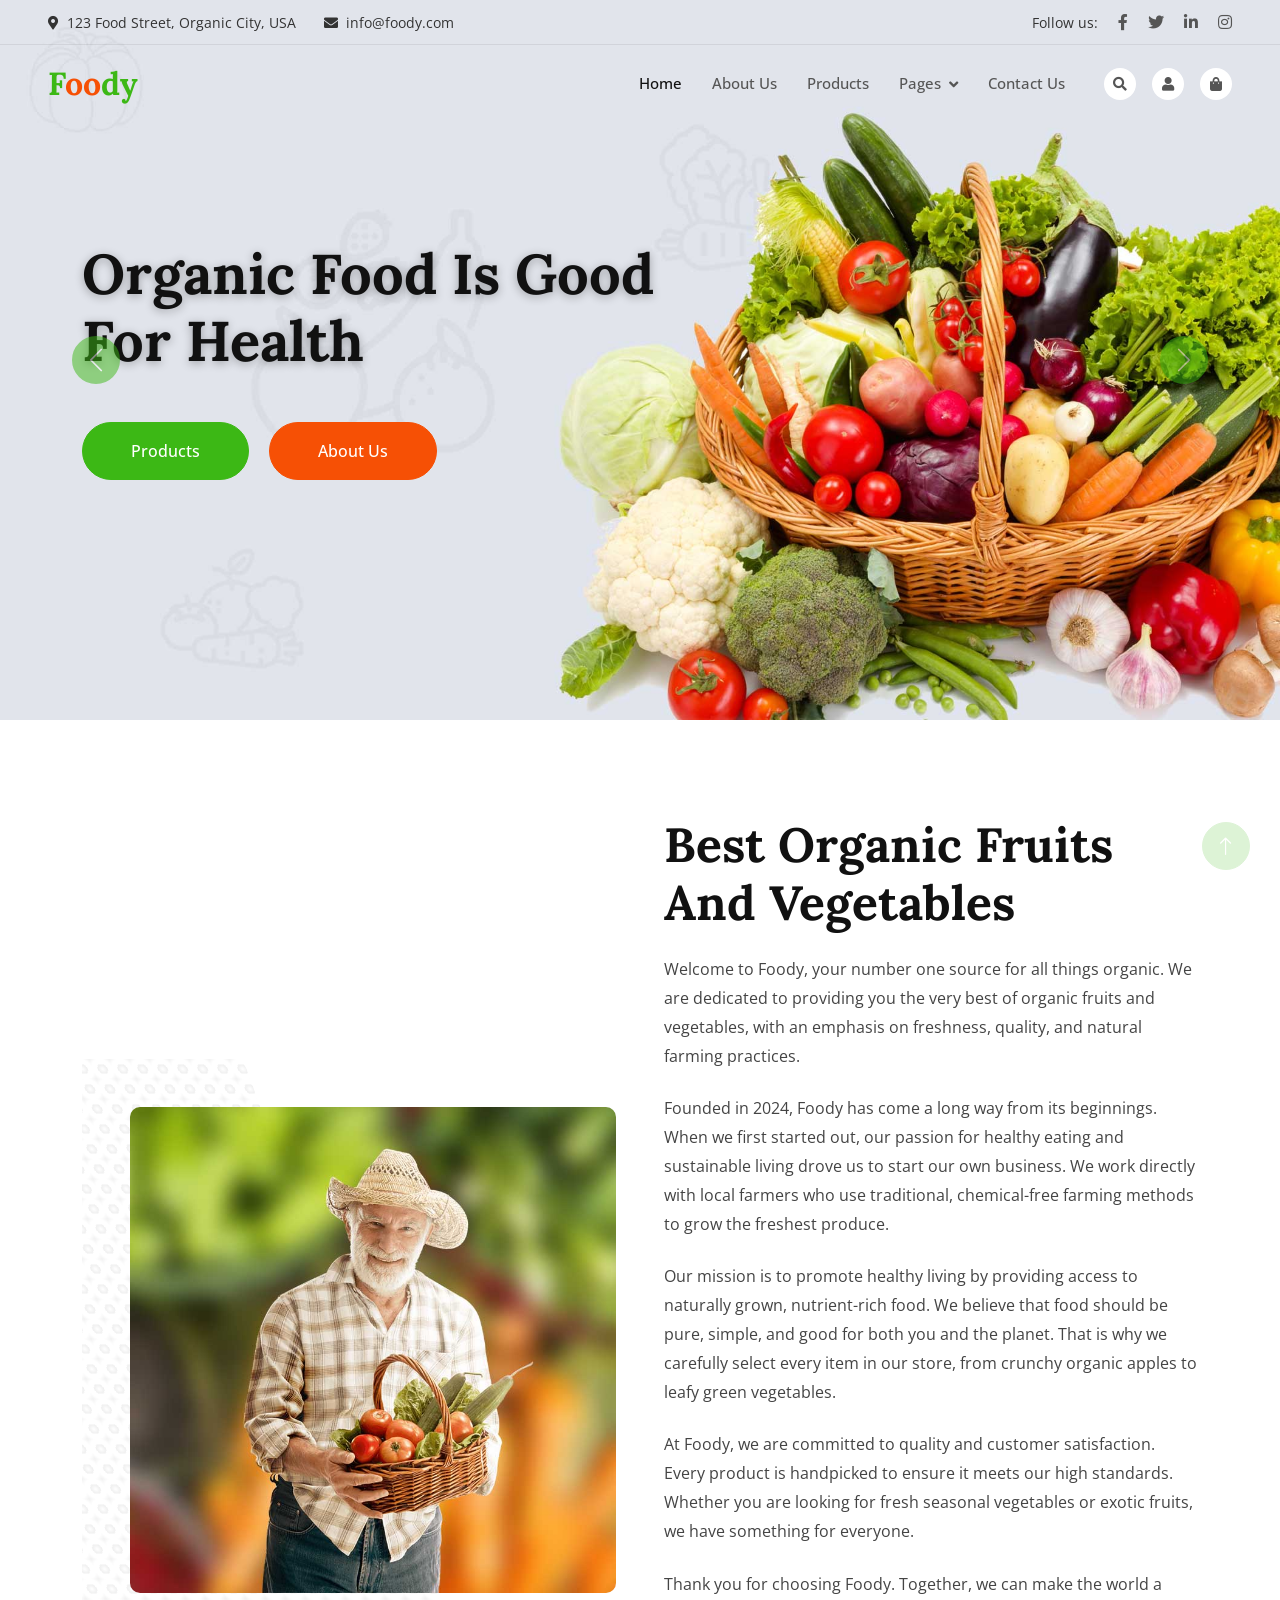
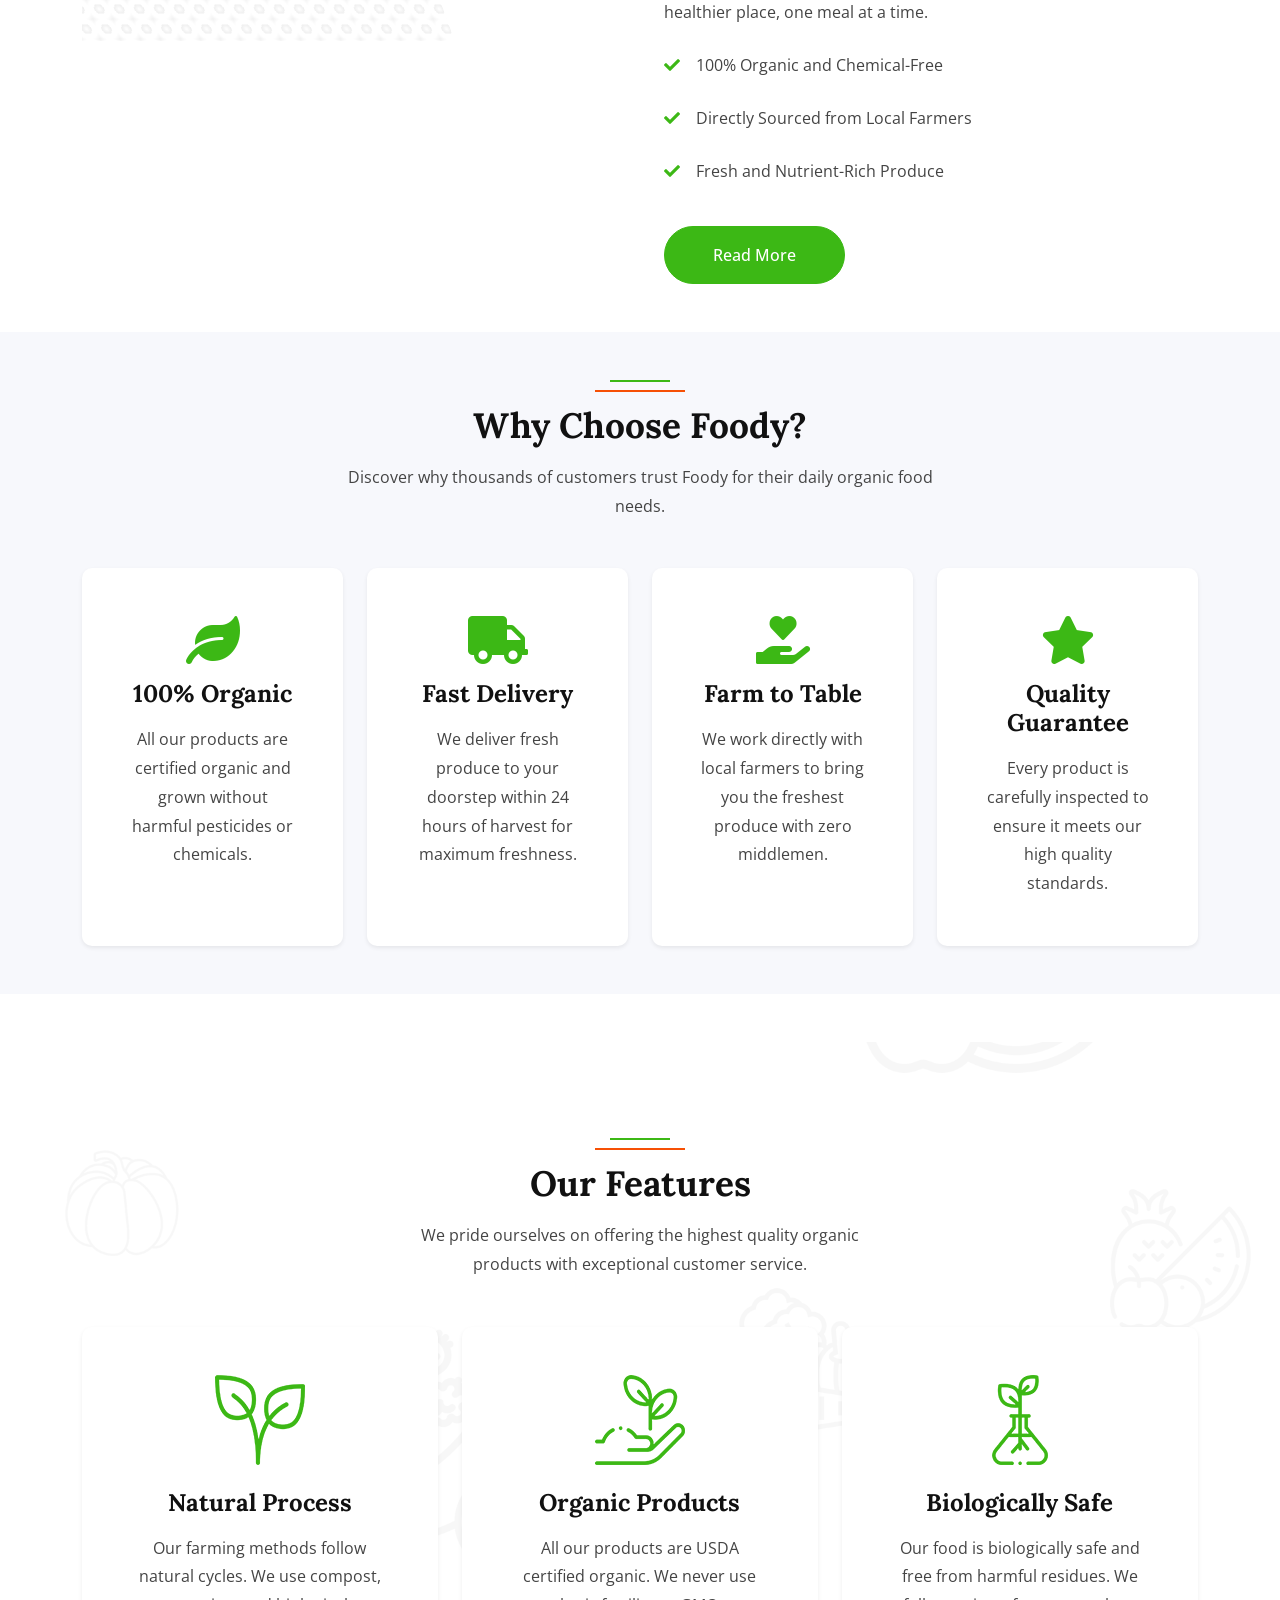
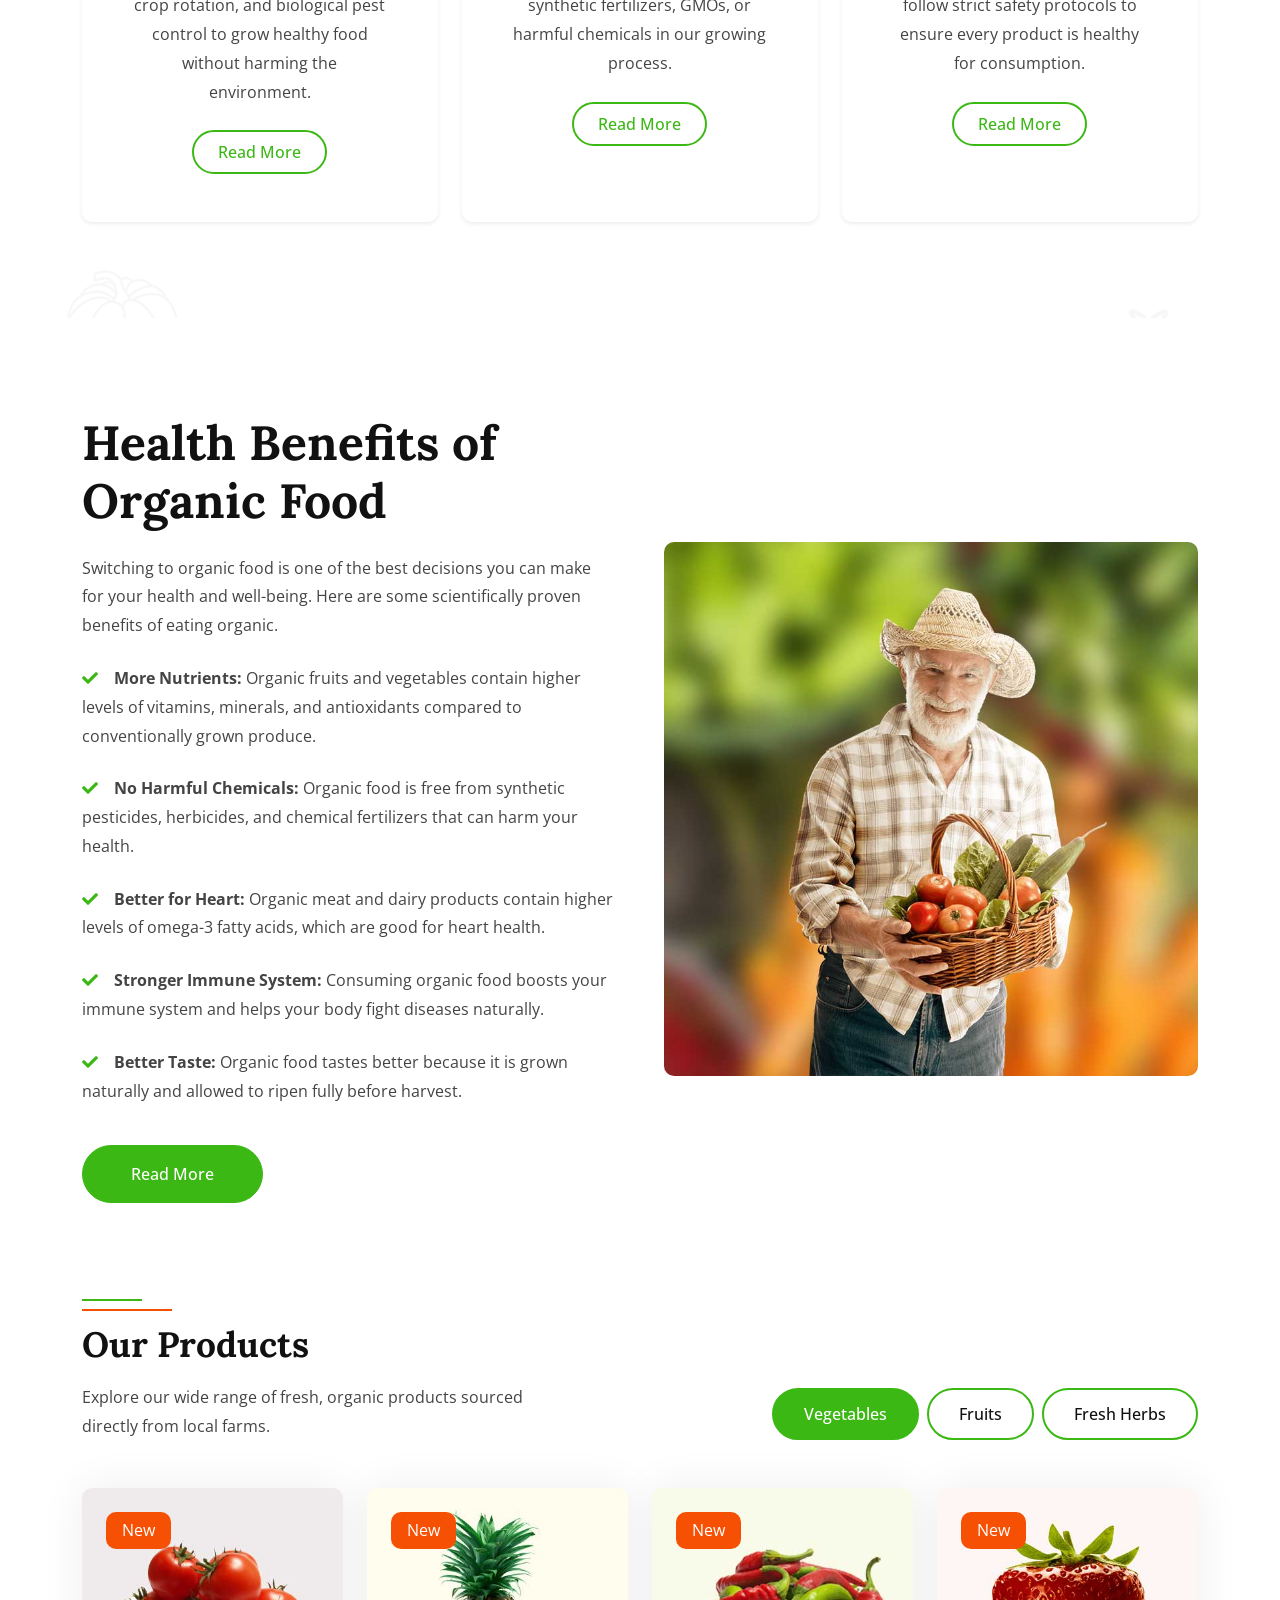
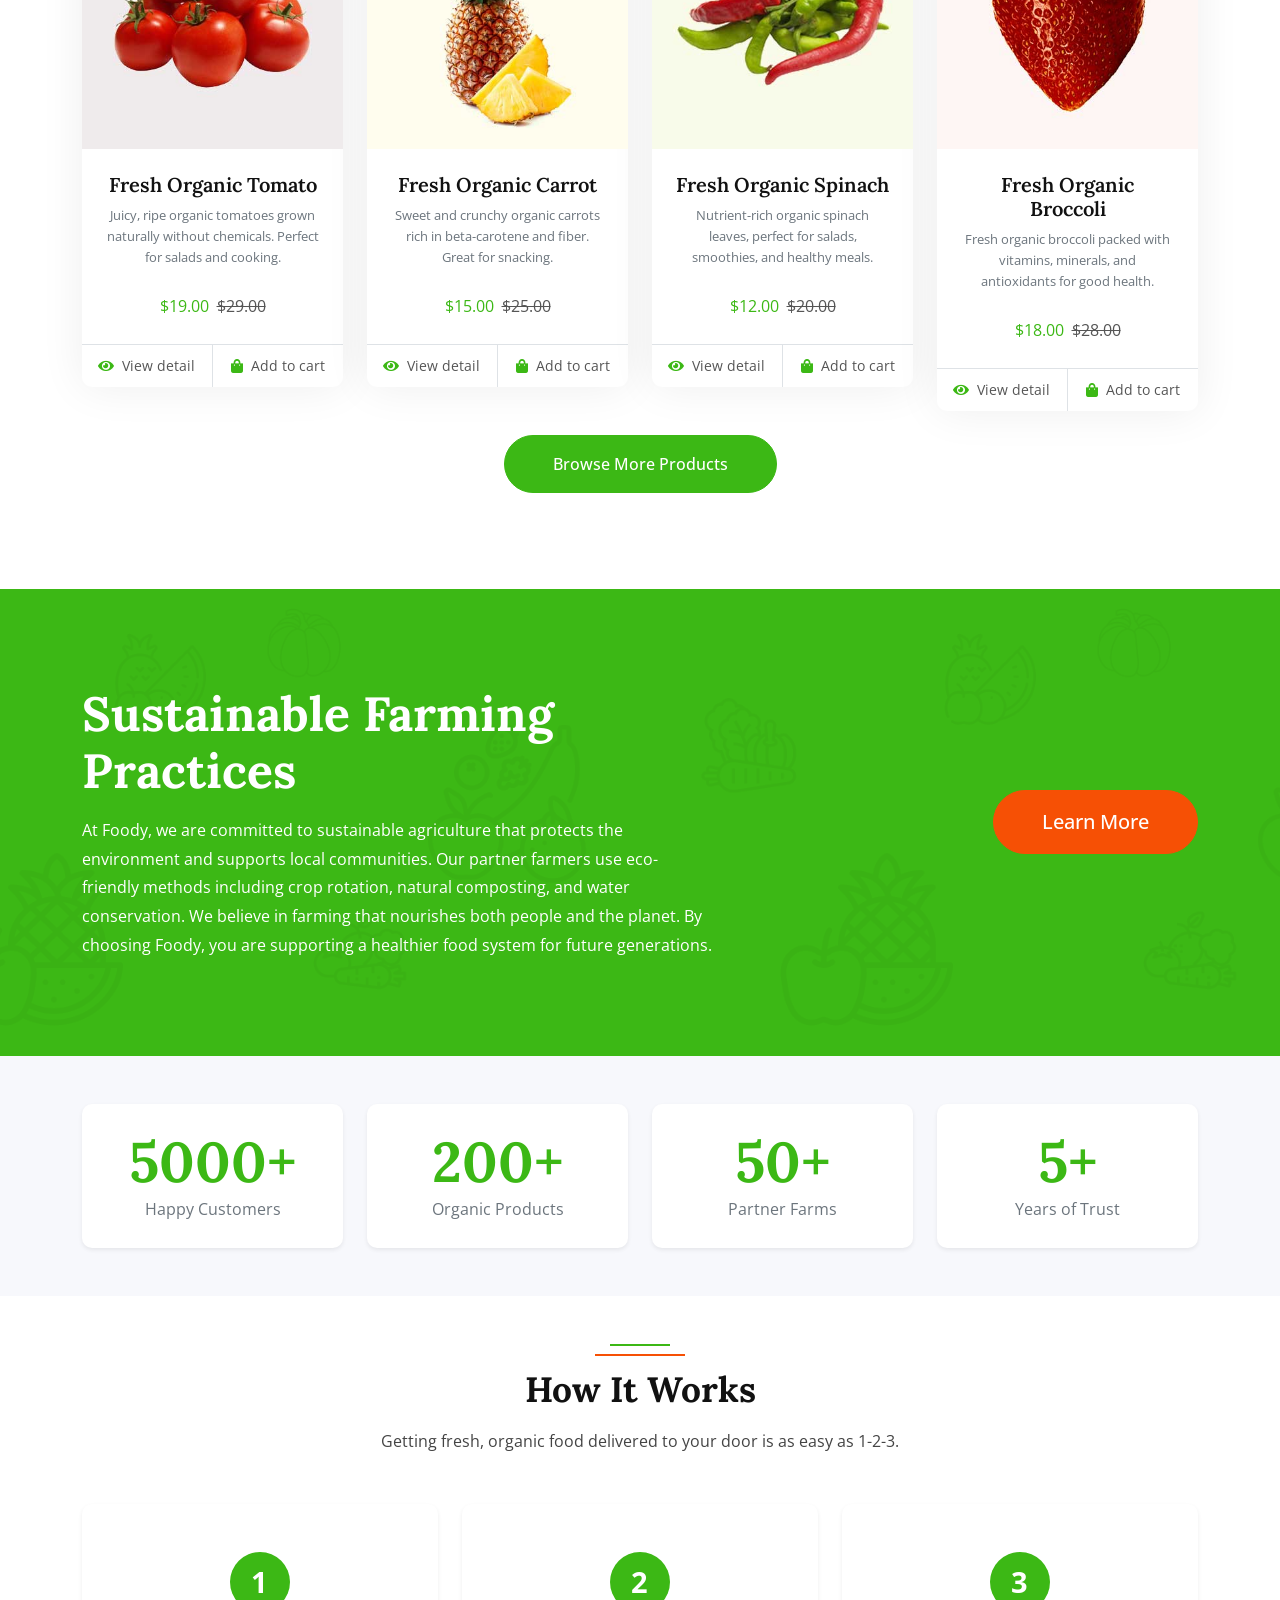
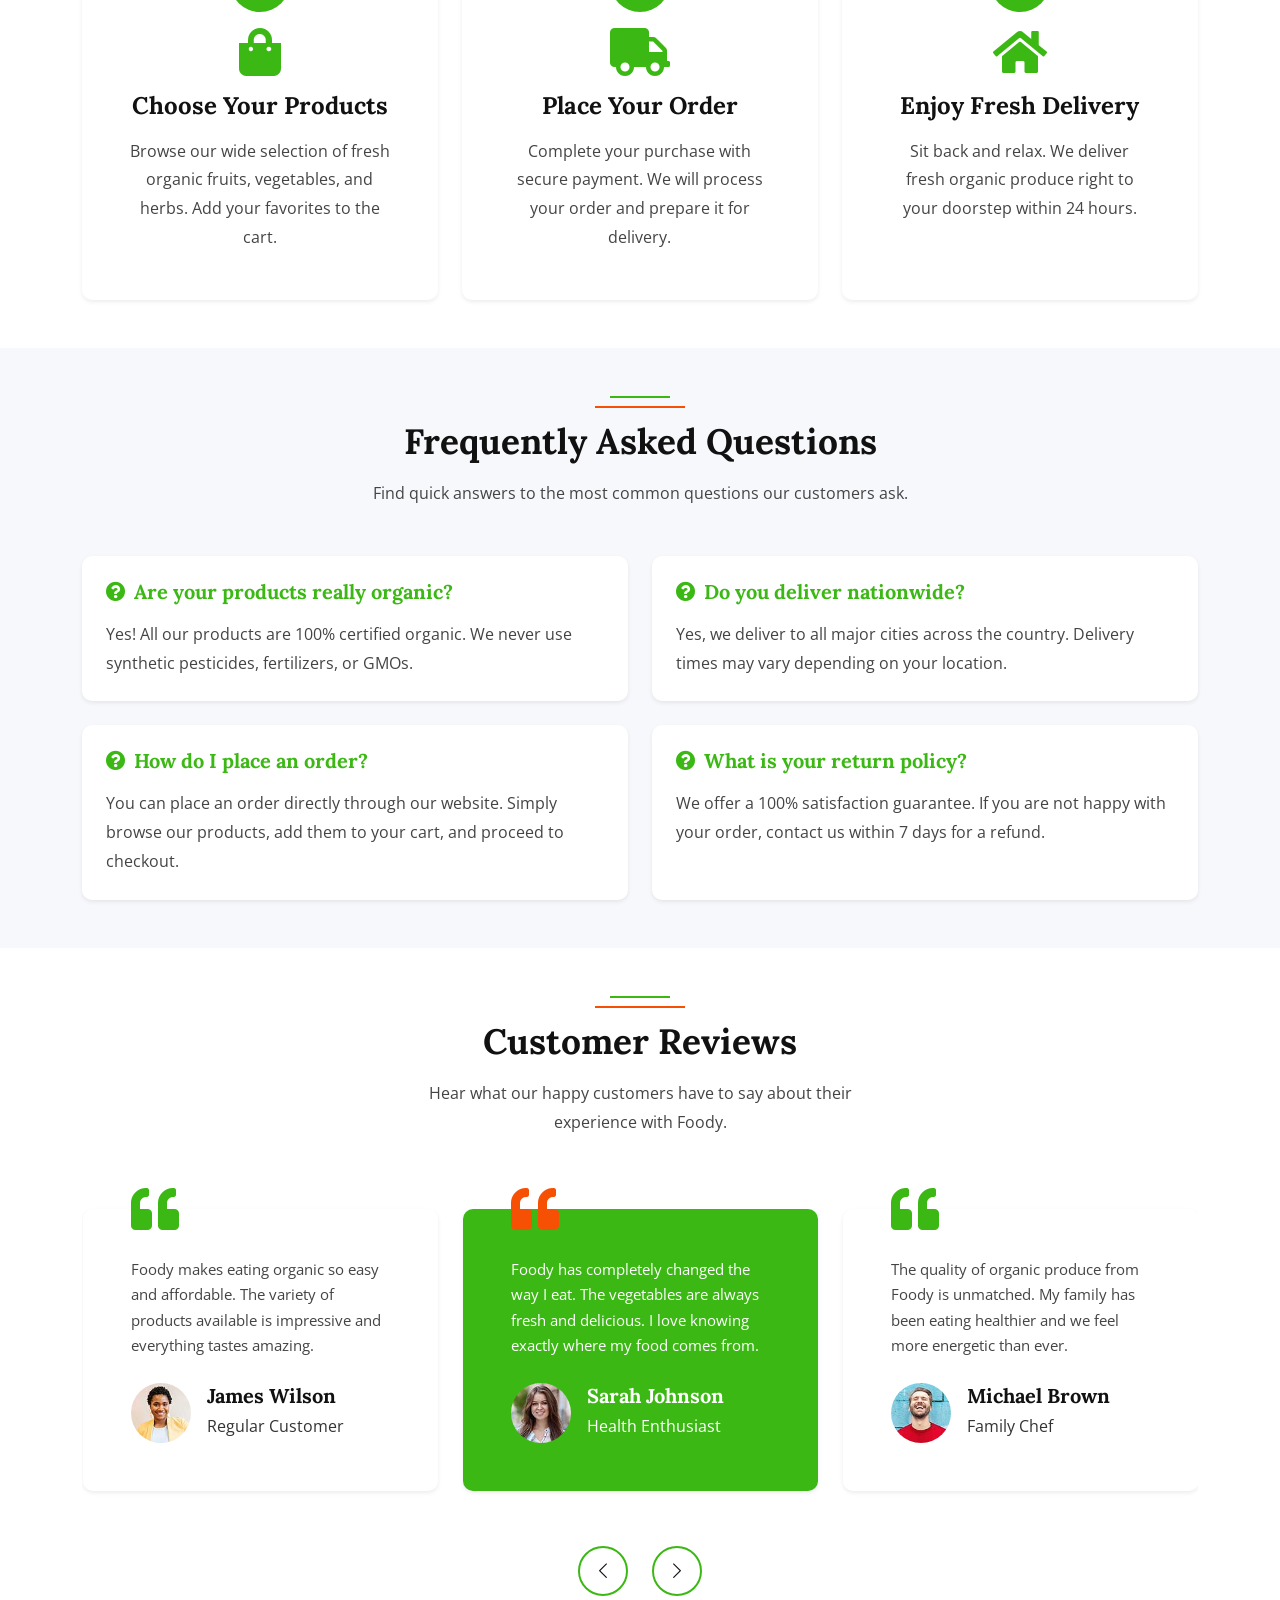
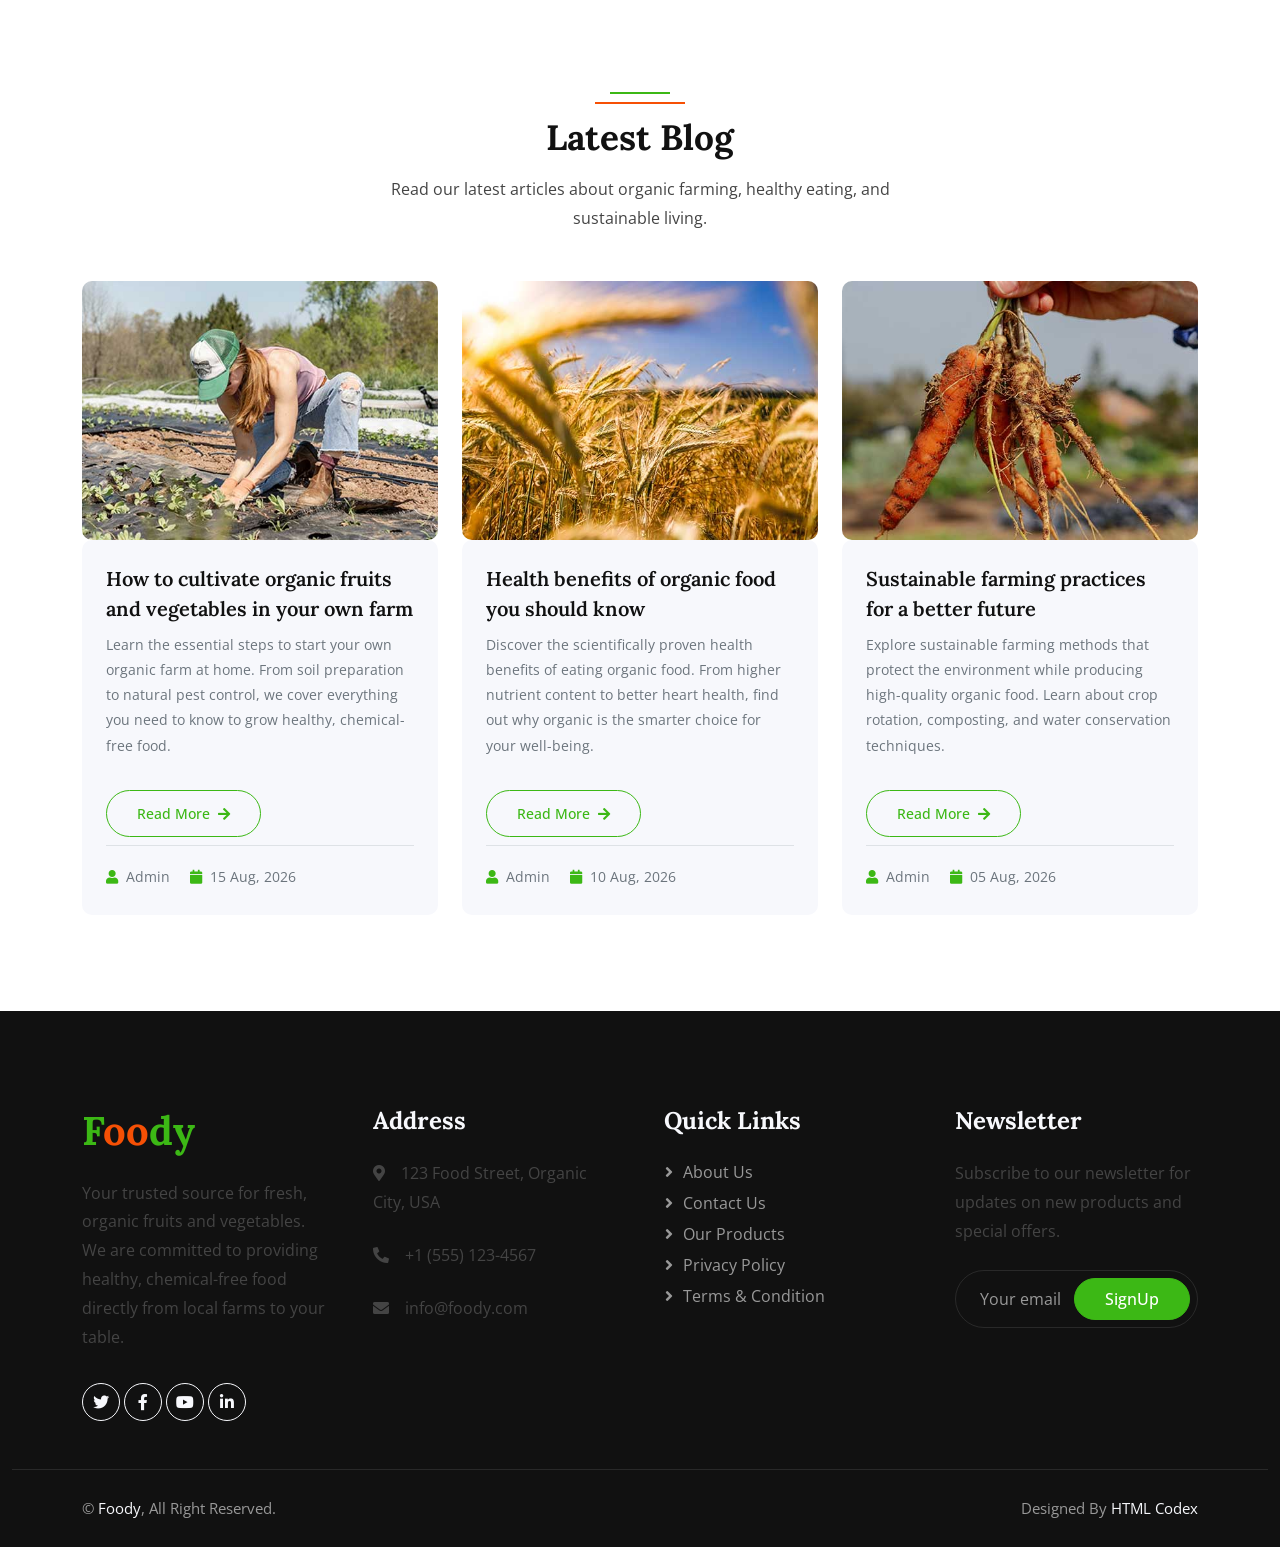
<file: index.html>
<!DOCTYPE html>
<html lang="en">

<head>
    <meta charset="utf-8">
    <title>Foody - Best Organic Food & Fresh Vegetables Online</title>
    <meta content="width=device-width, initial-scale=1.0" name="viewport">
    <meta
        content="organic food, fresh vegetables, natural fruits, healthy eating, organic products, Foody, organic delivery"
        name="keywords">
    <meta
        content="Foody - Your trusted source for organic fruits, fresh vegetables, and natural food products. Shop healthy, chemical-free food online with fast delivery."
        name="description">

    <!-- Favicon -->
    <link href="img/favicon.ico" rel="icon">

    <!-- Google Web Fonts -->
    <link rel="preconnect" href="https://fonts.googleapis.com">
    <link rel="preconnect" href="https://fonts.gstatic.com" crossorigin>
    <link href="https://fonts.googleapis.com/css2?family=Open+Sans:wght@400;500&family=Lora:wght@600;700&display=swap"
        rel="stylesheet">

    <!-- Icon Font Stylesheet -->
    <link href="https://cdnjs.cloudflare.com/ajax/libs/font-awesome/5.10.0/css/all.min.css" rel="stylesheet">
    <link href="https://cdn.jsdelivr.net/npm/bootstrap-icons@1.4.1/font/bootstrap-icons.css" rel="stylesheet">

    <!-- Libraries Stylesheet -->
    <link href="lib/animate/animate.min.css" rel="stylesheet">
    <link href="lib/owlcarousel/assets/owl.carousel.min.css" rel="stylesheet">

    <!-- Customized Bootstrap Stylesheet -->
    <link href="css/bootstrap.min.css" rel="stylesheet">
    <script async src="https://pagead2.googlesyndication.com/pagead/js/adsbygoogle.js?client=ca-pub-5177822330952725"
        crossorigin="anonymous"></script>
    <!-- Template Stylesheet -->
    <link href="css/style.css" rel="stylesheet">
</head>

<body>
    <!-- Spinner Start -->
    <div id="spinner"
        class="show bg-white position-fixed translate-middle w-100 vh-100 top-50 start-50 d-flex align-items-center justify-content-center">
        <div class="spinner-border text-primary" role="status"></div>
    </div>
    <!-- Spinner End -->


    <!-- Navbar Start -->
    <div class="container-fluid fixed-top px-0 wow fadeIn" data-wow-delay="0.1s">
        <div class="top-bar row gx-0 align-items-center d-none d-lg-flex">
            <div class="col-lg-6 px-5 text-start">
                <small><i class="fa fa-map-marker-alt me-2"></i>123 Food Street, Organic City, USA</small>
                <small class="ms-4"><i class="fa fa-envelope me-2"></i>info@foody.com</small>
            </div>
            <div class="col-lg-6 px-5 text-end">
                <small>Follow us:</small>
                <a class="text-body ms-3" href="https://facebook.com/foodyorganic"><i class="fab fa-facebook-f"></i></a>
                <a class="text-body ms-3" href="https://twitter.com/foodyorganic"><i class="fab fa-twitter"></i></a>
                <a class="text-body ms-3" href="https://linkedin.com/company/foodyorganic"><i
                        class="fab fa-linkedin-in"></i></a>
                <a class="text-body ms-3" href="https://instagram.com/foodyorganic"><i class="fab fa-instagram"></i></a>
            </div>
        </div>

        <nav class="navbar navbar-expand-lg navbar-light py-lg-0 px-lg-5 wow fadeIn" data-wow-delay="0.1s">
            <a href="index.html" class="navbar-brand ms-4 ms-lg-0">
                <h1 class="fw-bold text-primary m-0">F<span class="text-secondary">oo</span>dy</h1>
            </a>
            <button type="button" class="navbar-toggler me-4" data-bs-toggle="collapse"
                data-bs-target="#navbarCollapse">
                <span class="navbar-toggler-icon"></span>
            </button>
            <div class="collapse navbar-collapse" id="navbarCollapse">
                <div class="navbar-nav ms-auto p-4 p-lg-0">
                    <a href="index.html" class="nav-item nav-link active">Home</a>
                    <a href="about.html" class="nav-item nav-link">About Us</a>
                    <a href="product.html" class="nav-item nav-link">Products</a>
                    <div class="nav-item dropdown">
                        <a href="#" class="nav-link dropdown-toggle" data-bs-toggle="dropdown">Pages</a>
                        <div class="dropdown-menu m-0">
                            <a href="blog.html" class="dropdown-item">Blog Grid</a>
                            <a href="feature.html" class="dropdown-item">Our Features</a>
                            <a href="testimonial.html" class="dropdown-item">Testimonial</a>
                            <a href="privacy-policy.html" class="dropdown-item">Privacy Policy</a>
                        </div>
                    </div>
                    <a href="contact.html" class="nav-item nav-link">Contact Us</a>
                </div>
                <div class="d-none d-lg-flex ms-2">
                    <a class="btn-sm-square bg-white rounded-circle ms-3" href="#">
                        <small class="fa fa-search text-body"></small>
                    </a>
                    <a class="btn-sm-square bg-white rounded-circle ms-3" href="#">
                        <small class="fa fa-user text-body"></small>
                    </a>
                    <a class="btn-sm-square bg-white rounded-circle ms-3" href="#">
                        <small class="fa fa-shopping-bag text-body"></small>
                    </a>
                </div>
            </div>
        </nav>
    </div>
    <!-- Navbar End -->


    <!-- Carousel Start -->
    <div class="container-fluid p-0 mb-5 wow fadeIn" data-wow-delay="0.1s">
        <div id="header-carousel" class="carousel slide" data-bs-ride="carousel">
            <div class="carousel-inner">
                <div class="carousel-item active">
                    <img class="w-100" src="img/carousel-1.jpg" alt="Organic Food Is Good For Health">
                    <div class="carousel-caption">
                        <div class="container">
                            <div class="row justify-content-start">
                                <div class="col-lg-7">
                                    <h1 class="display-2 mb-5 animated slideInDown">Organic Food Is Good For Health</h1>
                                    <a href="product.html"
                                        class="btn btn-primary rounded-pill py-sm-3 px-sm-5">Products</a>
                                    <a href="about.html"
                                        class="btn btn-secondary rounded-pill py-sm-3 px-sm-5 ms-3">About Us</a>
                                </div>
                            </div>
                        </div>
                    </div>
                </div>
                <div class="carousel-item">
                    <img class="w-100" src="img/carousel-2.jpg" alt="Natural Food Is Always Healthy">
                    <div class="carousel-caption">
                        <div class="container">
                            <div class="row justify-content-start">
                                <div class="col-lg-7">
                                    <h1 class="display-2 mb-5 animated slideInDown">Natural Food Is Always Healthy</h1>
                                    <a href="product.html"
                                        class="btn btn-primary rounded-pill py-sm-3 px-sm-5">Products</a>
                                    <a href="about.html"
                                        class="btn btn-secondary rounded-pill py-sm-3 px-sm-5 ms-3">About Us</a>
                                </div>
                            </div>
                        </div>
                    </div>
                </div>
            </div>
            <button class="carousel-control-prev" type="button" data-bs-target="#header-carousel" data-bs-slide="prev">
                <span class="carousel-control-prev-icon" aria-hidden="true"></span>
                <span class="visually-hidden">Previous</span>
            </button>
            <button class="carousel-control-next" type="button" data-bs-target="#header-carousel" data-bs-slide="next">
                <span class="carousel-control-next-icon" aria-hidden="true"></span>
                <span class="visually-hidden">Next</span>
            </button>
        </div>
    </div>
    <!-- Carousel End -->


    <!-- About Start -->
    <div class="container-xxl py-5">
        <div class="container">
            <div class="row g-5 align-items-center">
                <div class="col-lg-6 wow fadeIn" data-wow-delay="0.1s">
                    <div class="about-img position-relative overflow-hidden p-5 pe-0">
                        <img class="img-fluid w-100" src="img/about.jpg" alt="About Foody Organic Food">
                    </div>
                </div>
                <div class="col-lg-6 wow fadeIn" data-wow-delay="0.5s">
                    <h1 class="display-5 mb-4">Best Organic Fruits And Vegetables</h1>
                    <p class="mb-4">Welcome to Foody, your number one source for all things organic. We are dedicated to
                        providing you the very best of organic fruits and vegetables, with an emphasis on freshness,
                        quality, and natural farming practices.</p>
                    <p>Founded in 2024, Foody has come a long way from its beginnings. When we first started out, our
                        passion for healthy eating and sustainable living drove us to start our own business. We work
                        directly with local farmers who use traditional, chemical-free farming methods to grow the
                        freshest produce.</p>
                    <p>Our mission is to promote healthy living by providing access to naturally grown, nutrient-rich
                        food. We believe that food should be pure, simple, and good for both you and the planet. That is
                        why we carefully select every item in our store, from crunchy organic apples to leafy green
                        vegetables.</p>
                    <p>At Foody, we are committed to quality and customer satisfaction. Every product is handpicked to
                        ensure it meets our high standards. Whether you are looking for fresh seasonal vegetables or
                        exotic fruits, we have something for everyone.</p>
                    <p>Thank you for choosing Foody. Together, we can make the world a healthier place, one meal at a
                        time.</p>
                    <p><i class="fa fa-check text-primary me-3"></i>100% Organic and Chemical-Free</p>
                    <p><i class="fa fa-check text-primary me-3"></i>Directly Sourced from Local Farmers</p>
                    <p><i class="fa fa-check text-primary me-3"></i>Fresh and Nutrient-Rich Produce</p>
                    <a class="btn btn-primary rounded-pill py-3 px-5 mt-3" href="about.html">Read More</a>
                </div>
            </div>
        </div>
    </div>
    <!-- About End -->


    <!-- Why Choose Us Start - SECTION 1 -->
    <div class="container-xxl py-5 bg-light">
        <div class="container">
            <div class="section-header text-center mx-auto mb-5 wow fadeInUp" data-wow-delay="0.1s"
                style="max-width: 600px;">
                <h1 class="display-5 mb-3">Why Choose Foody?</h1>
                <p>Discover why thousands of customers trust Foody for their daily organic food needs.</p>
            </div>
            <div class="row g-4">
                <div class="col-lg-3 col-md-6 wow fadeInUp" data-wow-delay="0.1s">
                    <div class="bg-white text-center h-100 p-4 p-xl-5 rounded shadow-sm">
                        <i class="fas fa-leaf fa-3x text-primary mb-3"></i>
                        <h4 class="mb-3">100% Organic</h4>
                        <p class="mb-0">All our products are certified organic and grown without harmful pesticides or
                            chemicals.</p>
                    </div>
                </div>
                <div class="col-lg-3 col-md-6 wow fadeInUp" data-wow-delay="0.3s">
                    <div class="bg-white text-center h-100 p-4 p-xl-5 rounded shadow-sm">
                        <i class="fas fa-truck fa-3x text-primary mb-3"></i>
                        <h4 class="mb-3">Fast Delivery</h4>
                        <p class="mb-0">We deliver fresh produce to your doorstep within 24 hours of harvest for maximum
                            freshness.</p>
                    </div>
                </div>
                <div class="col-lg-3 col-md-6 wow fadeInUp" data-wow-delay="0.5s">
                    <div class="bg-white text-center h-100 p-4 p-xl-5 rounded shadow-sm">
                        <i class="fas fa-hand-holding-heart fa-3x text-primary mb-3"></i>
                        <h4 class="mb-3">Farm to Table</h4>
                        <p class="mb-0">We work directly with local farmers to bring you the freshest produce with zero
                            middlemen.</p>
                    </div>
                </div>
                <div class="col-lg-3 col-md-6 wow fadeInUp" data-wow-delay="0.7s">
                    <div class="bg-white text-center h-100 p-4 p-xl-5 rounded shadow-sm">
                        <i class="fas fa-star fa-3x text-primary mb-3"></i>
                        <h4 class="mb-3">Quality Guarantee</h4>
                        <p class="mb-0">Every product is carefully inspected to ensure it meets our high quality
                            standards.</p>
                    </div>
                </div>
            </div>
        </div>
    </div>
    <!-- Why Choose Us End -->


    <!-- Feature Start -->
    <div class="container-fluid bg-icon my-5 py-6">
        <div class="container">
            <div class="section-header text-center mx-auto mb-5 wow fadeInUp" data-wow-delay="0.1s"
                style="max-width: 500px;">
                <h1 class="display-5 mb-3">Our Features</h1>
                <p>We pride ourselves on offering the highest quality organic products with exceptional customer
                    service.</p>
            </div>
            <div class="row g-4">
                <div class="col-lg-4 col-md-6 wow fadeInUp" data-wow-delay="0.1s">
                    <div class="bg-white text-center h-100 p-4 p-xl-5 rounded shadow-sm">
                        <img class="img-fluid mb-4" src="img/icon-1.png" alt="Natural Process">
                        <h4 class="mb-3">Natural Process</h4>
                        <p class="mb-4">Our farming methods follow natural cycles. We use compost, crop rotation, and
                            biological pest control to grow healthy food without harming the environment.</p>
                        <a class="btn btn-outline-primary border-2 py-2 px-4 rounded-pill" href="feature.html">Read
                            More</a>
                    </div>
                </div>
                <div class="col-lg-4 col-md-6 wow fadeInUp" data-wow-delay="0.3s">
                    <div class="bg-white text-center h-100 p-4 p-xl-5 rounded shadow-sm">
                        <img class="img-fluid mb-4" src="img/icon-2.png" alt="Organic Products">
                        <h4 class="mb-3">Organic Products</h4>
                        <p class="mb-4">All our products are USDA certified organic. We never use synthetic fertilizers,
                            GMOs, or harmful chemicals in our growing process.</p>
                        <a class="btn btn-outline-primary border-2 py-2 px-4 rounded-pill" href="feature.html">Read
                            More</a>
                    </div>
                </div>
                <div class="col-lg-4 col-md-6 wow fadeInUp" data-wow-delay="0.5s">
                    <div class="bg-white text-center h-100 p-4 p-xl-5 rounded shadow-sm">
                        <img class="img-fluid mb-4" src="img/icon-3.png" alt="Biologically Safe">
                        <h4 class="mb-3">Biologically Safe</h4>
                        <p class="mb-4">Our food is biologically safe and free from harmful residues. We follow strict
                            safety protocols to ensure every product is healthy for consumption.</p>
                        <a class="btn btn-outline-primary border-2 py-2 px-4 rounded-pill" href="feature.html">Read
                            More</a>
                    </div>
                </div>
            </div>
        </div>
    </div>
    <!-- Feature End -->


    <!-- Health Benefits Start - SECTION 2 -->
    <div class="container-xxl py-5">
        <div class="container">
            <div class="row g-5 align-items-center">
                <div class="col-lg-6 wow fadeIn" data-wow-delay="0.5s">
                    <h1 class="display-5 mb-4">Health Benefits of Organic Food</h1>
                    <p class="mb-4">Switching to organic food is one of the best decisions you can make for your health
                        and well-being. Here are some scientifically proven benefits of eating organic.</p>
                    <p><i class="fa fa-check text-primary me-3"></i><strong>More Nutrients:</strong> Organic fruits and
                        vegetables contain higher levels of vitamins, minerals, and antioxidants compared to
                        conventionally grown produce.</p>
                    <p><i class="fa fa-check text-primary me-3"></i><strong>No Harmful Chemicals:</strong> Organic food
                        is free from synthetic pesticides, herbicides, and chemical fertilizers that can harm your
                        health.</p>
                    <p><i class="fa fa-check text-primary me-3"></i><strong>Better for Heart:</strong> Organic meat and
                        dairy products contain higher levels of omega-3 fatty acids, which are good for heart health.
                    </p>
                    <p><i class="fa fa-check text-primary me-3"></i><strong>Stronger Immune System:</strong> Consuming
                        organic food boosts your immune system and helps your body fight diseases naturally.</p>
                    <p><i class="fa fa-check text-primary me-3"></i><strong>Better Taste:</strong> Organic food tastes
                        better because it is grown naturally and allowed to ripen fully before harvest.</p>
                    <a class="btn btn-primary rounded-pill py-3 px-5 mt-3" href="blog.html">Read More</a>
                </div>
                <div class="col-lg-6 wow fadeIn" data-wow-delay="0.1s">
                    <img class="img-fluid w-100 rounded" src="img/about.jpg" alt="Health Benefits of Organic Food">
                </div>
            </div>
        </div>
    </div>
    <!-- Health Benefits End -->


    <!-- Product Start -->
    <div class="container-xxl py-5">
        <div class="container">
            <div class="row g-0 gx-5 align-items-end">
                <div class="col-lg-6">
                    <div class="section-header text-start mb-5 wow fadeInUp" data-wow-delay="0.1s"
                        style="max-width: 500px;">
                        <h1 class="display-5 mb-3">Our Products</h1>
                        <p>Explore our wide range of fresh, organic products sourced directly from local farms.</p>
                    </div>
                </div>
                <div class="col-lg-6 text-start text-lg-end wow slideInRight" data-wow-delay="0.1s">
                    <ul class="nav nav-pills d-inline-flex justify-content-end mb-5">
                        <li class="nav-item me-2">
                            <a class="btn btn-outline-primary border-2 active" data-bs-toggle="pill"
                                href="#tab-1">Vegetables</a>
                        </li>
                        <li class="nav-item me-2">
                            <a class="btn btn-outline-primary border-2" data-bs-toggle="pill" href="#tab-2">Fruits</a>
                        </li>
                        <li class="nav-item me-0">
                            <a class="btn btn-outline-primary border-2" data-bs-toggle="pill" href="#tab-3">Fresh
                                Herbs</a>
                        </li>
                    </ul>
                </div>
            </div>
            <div class="tab-content">
                <div id="tab-1" class="tab-pane fade show p-0 active">
                    <div class="row g-4">
                        <div class="col-xl-3 col-lg-4 col-md-6 wow fadeInUp" data-wow-delay="0.1s">
                            <div class="product-item">
                                <div class="position-relative bg-light overflow-hidden">
                                    <a href="product-detail.html">
                                        <img class="img-fluid w-100" src="img/product-1.jpg" alt="Fresh Organic Tomato">
                                    </a>
                                    <div
                                        class="bg-secondary rounded text-white position-absolute start-0 top-0 m-4 py-1 px-3">
                                        New</div>
                                </div>
                                <div class="text-center p-4">
                                    <a class="d-block h5 mb-2" href="product-detail.html">Fresh Organic Tomato</a>
                                    <p class="text-muted small">Juicy, ripe organic tomatoes grown naturally without
                                        chemicals. Perfect for salads and cooking.</p>
                                    <span class="text-primary me-1">$19.00</span>
                                    <span class="text-body text-decoration-line-through">$29.00</span>
                                </div>
                                <div class="d-flex border-top">
                                    <small class="w-50 text-center border-end py-2">
                                        <a class="text-body" href="product-detail.html"><i
                                                class="fa fa-eye text-primary me-2"></i>View detail</a>
                                    </small>
                                    <small class="w-50 text-center py-2">
                                        <a class="text-body" href="#"><i
                                                class="fa fa-shopping-bag text-primary me-2"></i>Add to cart</a>
                                    </small>
                                </div>
                            </div>
                        </div>
                        <div class="col-xl-3 col-lg-4 col-md-6 wow fadeInUp" data-wow-delay="0.3s">
                            <div class="product-item">
                                <div class="position-relative bg-light overflow-hidden">
                                    <a href="product-detail.html">
                                        <img class="img-fluid w-100" src="img/product-2.jpg" alt="Fresh Organic Carrot">
                                    </a>
                                    <div
                                        class="bg-secondary rounded text-white position-absolute start-0 top-0 m-4 py-1 px-3">
                                        New</div>
                                </div>
                                <div class="text-center p-4">
                                    <a class="d-block h5 mb-2" href="product-detail.html">Fresh Organic Carrot</a>
                                    <p class="text-muted small">Sweet and crunchy organic carrots rich in beta-carotene
                                        and fiber. Great for snacking.</p>
                                    <span class="text-primary me-1">$15.00</span>
                                    <span class="text-body text-decoration-line-through">$25.00</span>
                                </div>
                                <div class="d-flex border-top">
                                    <small class="w-50 text-center border-end py-2">
                                        <a class="text-body" href="product-detail.html"><i
                                                class="fa fa-eye text-primary me-2"></i>View detail</a>
                                    </small>
                                    <small class="w-50 text-center py-2">
                                        <a class="text-body" href="#"><i
                                                class="fa fa-shopping-bag text-primary me-2"></i>Add to cart</a>
                                    </small>
                                </div>
                            </div>
                        </div>
                        <div class="col-xl-3 col-lg-4 col-md-6 wow fadeInUp" data-wow-delay="0.5s">
                            <div class="product-item">
                                <div class="position-relative bg-light overflow-hidden">
                                    <a href="product-detail.html">
                                        <img class="img-fluid w-100" src="img/product-3.jpg"
                                            alt="Fresh Organic Spinach">
                                    </a>
                                    <div
                                        class="bg-secondary rounded text-white position-absolute start-0 top-0 m-4 py-1 px-3">
                                        New</div>
                                </div>
                                <div class="text-center p-4">
                                    <a class="d-block h5 mb-2" href="product-detail.html">Fresh Organic Spinach</a>
                                    <p class="text-muted small">Nutrient-rich organic spinach leaves, perfect for
                                        salads, smoothies, and healthy meals.</p>
                                    <span class="text-primary me-1">$12.00</span>
                                    <span class="text-body text-decoration-line-through">$20.00</span>
                                </div>
                                <div class="d-flex border-top">
                                    <small class="w-50 text-center border-end py-2">
                                        <a class="text-body" href="product-detail.html"><i
                                                class="fa fa-eye text-primary me-2"></i>View detail</a>
                                    </small>
                                    <small class="w-50 text-center py-2">
                                        <a class="text-body" href="#"><i
                                                class="fa fa-shopping-bag text-primary me-2"></i>Add to cart</a>
                                    </small>
                                </div>
                            </div>
                        </div>
                        <div class="col-xl-3 col-lg-4 col-md-6 wow fadeInUp" data-wow-delay="0.7s">
                            <div class="product-item">
                                <div class="position-relative bg-light overflow-hidden">
                                    <a href="product-detail.html">
                                        <img class="img-fluid w-100" src="img/product-4.jpg"
                                            alt="Fresh Organic Broccoli">
                                    </a>
                                    <div
                                        class="bg-secondary rounded text-white position-absolute start-0 top-0 m-4 py-1 px-3">
                                        New</div>
                                </div>
                                <div class="text-center p-4">
                                    <a class="d-block h5 mb-2" href="product-detail.html">Fresh Organic Broccoli</a>
                                    <p class="text-muted small">Fresh organic broccoli packed with vitamins, minerals,
                                        and antioxidants for good health.</p>
                                    <span class="text-primary me-1">$18.00</span>
                                    <span class="text-body text-decoration-line-through">$28.00</span>
                                </div>
                                <div class="d-flex border-top">
                                    <small class="w-50 text-center border-end py-2">
                                        <a class="text-body" href="product-detail.html"><i
                                                class="fa fa-eye text-primary me-2"></i>View detail</a>
                                    </small>
                                    <small class="w-50 text-center py-2">
                                        <a class="text-body" href="#"><i
                                                class="fa fa-shopping-bag text-primary me-2"></i>Add to cart</a>
                                    </small>
                                </div>
                            </div>
                        </div>
                        <div class="col-12 text-center wow fadeInUp" data-wow-delay="0.1s">
                            <a class="btn btn-primary rounded-pill py-3 px-5" href="product.html">Browse More
                                Products</a>
                        </div>
                    </div>
                </div>
                <div id="tab-2" class="tab-pane fade show p-0">
                    <div class="row g-4">
                        <div class="col-xl-3 col-lg-4 col-md-6">
                            <div class="product-item">
                                <div class="position-relative bg-light overflow-hidden">
                                    <a href="product-detail.html">
                                        <img class="img-fluid w-100" src="img/product-5.jpg" alt="Fresh Organic Apple">
                                    </a>
                                    <div
                                        class="bg-secondary rounded text-white position-absolute start-0 top-0 m-4 py-1 px-3">
                                        New</div>
                                </div>
                                <div class="text-center p-4">
                                    <a class="d-block h5 mb-2" href="product-detail.html">Fresh Organic Apple</a>
                                    <p class="text-muted small">Crisp and sweet organic apples, perfect for snacking and
                                        baking. Rich in fiber and vitamins.</p>
                                    <span class="text-primary me-1">$22.00</span>
                                    <span class="text-body text-decoration-line-through">$32.00</span>
                                </div>
                                <div class="d-flex border-top">
                                    <small class="w-50 text-center border-end py-2">
                                        <a class="text-body" href="product-detail.html"><i
                                                class="fa fa-eye text-primary me-2"></i>View detail</a>
                                    </small>
                                    <small class="w-50 text-center py-2">
                                        <a class="text-body" href="#"><i
                                                class="fa fa-shopping-bag text-primary me-2"></i>Add to cart</a>
                                    </small>
                                </div>
                            </div>
                        </div>
                        <div class="col-xl-3 col-lg-4 col-md-6">
                            <div class="product-item">
                                <div class="position-relative bg-light overflow-hidden">
                                    <a href="product-detail.html">
                                        <img class="img-fluid w-100" src="img/product-6.jpg" alt="Fresh Organic Banana">
                                    </a>
                                    <div
                                        class="bg-secondary rounded text-white position-absolute start-0 top-0 m-4 py-1 px-3">
                                        New</div>
                                </div>
                                <div class="text-center p-4">
                                    <a class="d-block h5 mb-2" href="product-detail.html">Fresh Organic Banana</a>
                                    <p class="text-muted small">Naturally sweet organic bananas, rich in potassium and
                                        energy. Great for smoothies and snacks.</p>
                                    <span class="text-primary me-1">$14.00</span>
                                    <span class="text-body text-decoration-line-through">$24.00</span>
                                </div>
                                <div class="d-flex border-top">
                                    <small class="w-50 text-center border-end py-2">
                                        <a class="text-body" href="product-detail.html"><i
                                                class="fa fa-eye text-primary me-2"></i>View detail</a>
                                    </small>
                                    <small class="w-50 text-center py-2">
                                        <a class="text-body" href="#"><i
                                                class="fa fa-shopping-bag text-primary me-2"></i>Add to cart</a>
                                    </small>
                                </div>
                            </div>
                        </div>
                        <div class="col-xl-3 col-lg-4 col-md-6">
                            <div class="product-item">
                                <div class="position-relative bg-light overflow-hidden">
                                    <a href="product-detail.html">
                                        <img class="img-fluid w-100" src="img/product-7.jpg" alt="Fresh Organic Orange">
                                    </a>
                                    <div
                                        class="bg-secondary rounded text-white position-absolute start-0 top-0 m-4 py-1 px-3">
                                        New</div>
                                </div>
                                <div class="text-center p-4">
                                    <a class="d-block h5 mb-2" href="product-detail.html">Fresh Organic Orange</a>
                                    <p class="text-muted small">Juicy organic oranges packed with vitamin C and natural
                                        sweetness. Perfect for juicing.</p>
                                    <span class="text-primary me-1">$20.00</span>
                                    <span class="text-body text-decoration-line-through">$30.00</span>
                                </div>
                                <div class="d-flex border-top">
                                    <small class="w-50 text-center border-end py-2">
                                        <a class="text-body" href="product-detail.html"><i
                                                class="fa fa-eye text-primary me-2"></i>View detail</a>
                                    </small>
                                    <small class="w-50 text-center py-2">
                                        <a class="text-body" href="#"><i
                                                class="fa fa-shopping-bag text-primary me-2"></i>Add to cart</a>
                                    </small>
                                </div>
                            </div>
                        </div>
                        <div class="col-xl-3 col-lg-4 col-md-6">
                            <div class="product-item">
                                <div class="position-relative bg-light overflow-hidden">
                                    <a href="product-detail.html">
                                        <img class="img-fluid w-100" src="img/product-8.jpg"
                                            alt="Fresh Organic Strawberry">
                                    </a>
                                    <div
                                        class="bg-secondary rounded text-white position-absolute start-0 top-0 m-4 py-1 px-3">
                                        New</div>
                                </div>
                                <div class="text-center p-4">
                                    <a class="d-block h5 mb-2" href="product-detail.html">Fresh Organic Strawberry</a>
                                    <p class="text-muted small">Sweet and juicy organic strawberries, perfect for
                                        desserts, smoothies, and healthy snacks.</p>
                                    <span class="text-primary me-1">$25.00</span>
                                    <span class="text-body text-decoration-line-through">$35.00</span>
                                </div>
                                <div class="d-flex border-top">
                                    <small class="w-50 text-center border-end py-2">
                                        <a class="text-body" href="product-detail.html"><i
                                                class="fa fa-eye text-primary me-2"></i>View detail</a>
                                    </small>
                                    <small class="w-50 text-center py-2">
                                        <a class="text-body" href="#"><i
                                                class="fa fa-shopping-bag text-primary me-2"></i>Add to cart</a>
                                    </small>
                                </div>
                            </div>
                        </div>
                        <div class="col-12 text-center">
                            <a class="btn btn-primary rounded-pill py-3 px-5" href="product.html">Browse More
                                Products</a>
                        </div>
                    </div>
                </div>
                <div id="tab-3" class="tab-pane fade show p-0">
                    <div class="row g-4">
                        <div class="col-xl-3 col-lg-4 col-md-6">
                            <div class="product-item">
                                <div class="position-relative bg-light overflow-hidden">
                                    <a href="product-detail.html">
                                        <img class="img-fluid w-100" src="img/product-1.jpg" alt="Fresh Organic Basil">
                                    </a>
                                    <div
                                        class="bg-secondary rounded text-white position-absolute start-0 top-0 m-4 py-1 px-3">
                                        New</div>
                                </div>
                                <div class="text-center p-4">
                                    <a class="d-block h5 mb-2" href="product-detail.html">Fresh Organic Basil</a>
                                    <p class="text-muted small">Aromatic organic basil leaves, perfect for Italian
                                        dishes, pesto, and salads.</p>
                                    <span class="text-primary me-1">$10.00</span>
                                    <span class="text-body text-decoration-line-through">$16.00</span>
                                </div>
                                <div class="d-flex border-top">
                                    <small class="w-50 text-center border-end py-2">
                                        <a class="text-body" href="product-detail.html"><i
                                                class="fa fa-eye text-primary me-2"></i>View detail</a>
                                    </small>
                                    <small class="w-50 text-center py-2">
                                        <a class="text-body" href="#"><i
                                                class="fa fa-shopping-bag text-primary me-2"></i>Add to cart</a>
                                    </small>
                                </div>
                            </div>
                        </div>
                        <div class="col-xl-3 col-lg-4 col-md-6">
                            <div class="product-item">
                                <div class="position-relative bg-light overflow-hidden">
                                    <a href="product-detail.html">
                                        <img class="img-fluid w-100" src="img/product-2.jpg" alt="Fresh Organic Mint">
                                    </a>
                                    <div
                                        class="bg-secondary rounded text-white position-absolute start-0 top-0 m-4 py-1 px-3">
                                        New</div>
                                </div>
                                <div class="text-center p-4">
                                    <a class="d-block h5 mb-2" href="product-detail.html">Fresh Organic Mint</a>
                                    <p class="text-muted small">Refreshing organic mint leaves, perfect for teas,
                                        cocktails, and healthy recipes.</p>
                                    <span class="text-primary me-1">$9.00</span>
                                    <span class="text-body text-decoration-line-through">$15.00</span>
                                </div>
                                <div class="d-flex border-top">
                                    <small class="w-50 text-center border-end py-2">
                                        <a class="text-body" href="product-detail.html"><i
                                                class="fa fa-eye text-primary me-2"></i>View detail</a>
                                    </small>
                                    <small class="w-50 text-center py-2">
                                        <a class="text-body" href="#"><i
                                                class="fa fa-shopping-bag text-primary me-2"></i>Add to cart</a>
                                    </small>
                                </div>
                            </div>
                        </div>
                        <div class="col-xl-3 col-lg-4 col-md-6">
                            <div class="product-item">
                                <div class="position-relative bg-light overflow-hidden">
                                    <a href="product-detail.html">
                                        <img class="img-fluid w-100" src="img/product-3.jpg"
                                            alt="Fresh Organic Rosemary">
                                    </a>
                                    <div
                                        class="bg-secondary rounded text-white position-absolute start-0 top-0 m-4 py-1 px-3">
                                        New</div>
                                </div>
                                <div class="text-center p-4">
                                    <a class="d-block h5 mb-2" href="product-detail.html">Fresh Organic Rosemary</a>
                                    <p class="text-muted small">Fragrant organic rosemary, perfect for roasts, grilled
                                        dishes, and homemade bread.</p>
                                    <span class="text-primary me-1">$11.00</span>
                                    <span class="text-body text-decoration-line-through">$17.00</span>
                                </div>
                                <div class="d-flex border-top">
                                    <small class="w-50 text-center border-end py-2">
                                        <a class="text-body" href="product-detail.html"><i
                                                class="fa fa-eye text-primary me-2"></i>View detail</a>
                                    </small>
                                    <small class="w-50 text-center py-2">
                                        <a class="text-body" href="#"><i
                                                class="fa fa-shopping-bag text-primary me-2"></i>Add to cart</a>
                                    </small>
                                </div>
                            </div>
                        </div>
                        <div class="col-xl-3 col-lg-4 col-md-6">
                            <div class="product-item">
                                <div class="position-relative bg-light overflow-hidden">
                                    <a href="product-detail.html">
                                        <img class="img-fluid w-100" src="img/product-4.jpg" alt="Fresh Organic Thyme">
                                    </a>
                                    <div
                                        class="bg-secondary rounded text-white position-absolute start-0 top-0 m-4 py-1 px-3">
                                        New</div>
                                </div>
                                <div class="text-center p-4">
                                    <a class="d-block h5 mb-2" href="product-detail.html">Fresh Organic Thyme</a>
                                    <p class="text-muted small">Aromatic organic thyme, perfect for seasoning soups,
                                        stews, and Mediterranean dishes.</p>
                                    <span class="text-primary me-1">$10.00</span>
                                    <span class="text-body text-decoration-line-through">$16.00</span>
                                </div>
                                <div class="d-flex border-top">
                                    <small class="w-50 text-center border-end py-2">
                                        <a class="text-body" href="product-detail.html"><i
                                                class="fa fa-eye text-primary me-2"></i>View detail</a>
                                    </small>
                                    <small class="w-50 text-center py-2">
                                        <a class="text-body" href="#"><i
                                                class="fa fa-shopping-bag text-primary me-2"></i>Add to cart</a>
                                    </small>
                                </div>
                            </div>
                        </div>
                        <div class="col-12 text-center">
                            <a class="btn btn-primary rounded-pill py-3 px-5" href="product.html">Browse More
                                Products</a>
                        </div>
                    </div>
                </div>
            </div>
        </div>
    </div>
    <!-- Product End -->


    <!-- Sustainable Farming Start - SECTION 3 -->
    <div class="container-fluid bg-primary bg-icon mt-5 py-6">
        <div class="container">
            <div class="row g-5 align-items-center">
                <div class="col-md-7 wow fadeIn" data-wow-delay="0.1s">
                    <h1 class="display-5 text-white mb-3">Sustainable Farming Practices</h1>
                    <p class="text-white mb-0">At Foody, we are committed to sustainable agriculture that protects the
                        environment and supports local communities. Our partner farmers use eco-friendly methods
                        including crop rotation, natural composting, and water conservation. We believe in farming that
                        nourishes both people and the planet. By choosing Foody, you are supporting a healthier food
                        system for future generations.</p>
                </div>
                <div class="col-md-5 text-md-end wow fadeIn" data-wow-delay="0.5s">
                    <a class="btn btn-lg btn-secondary rounded-pill py-3 px-5" href="about.html">Learn More</a>
                </div>
            </div>
        </div>
    </div>
    <!-- Sustainable Farming End -->


    <!-- Stats / Counters Start - NEW SECTION 4 -->
    <div class="container-xxl py-5 bg-light wow fadeInUp" data-wow-delay="0.1s">
        <div class="container">
            <div class="row g-4">
                <div class="col-6 col-lg-3 text-center">
                    <div class="bg-white p-4 rounded shadow-sm">
                        <h2 class="display-4 text-primary mb-0">5000+</h2>
                        <p class="text-muted mb-0">Happy Customers</p>
                    </div>
                </div>
                <div class="col-6 col-lg-3 text-center">
                    <div class="bg-white p-4 rounded shadow-sm">
                        <h2 class="display-4 text-primary mb-0">200+</h2>
                        <p class="text-muted mb-0">Organic Products</p>
                    </div>
                </div>
                <div class="col-6 col-lg-3 text-center">
                    <div class="bg-white p-4 rounded shadow-sm">
                        <h2 class="display-4 text-primary mb-0">50+</h2>
                        <p class="text-muted mb-0">Partner Farms</p>
                    </div>
                </div>
                <div class="col-6 col-lg-3 text-center">
                    <div class="bg-white p-4 rounded shadow-sm">
                        <h2 class="display-4 text-primary mb-0">5+</h2>
                        <p class="text-muted mb-0">Years of Trust</p>
                    </div>
                </div>
            </div>
        </div>
    </div>
    <!-- Stats / Counters End -->


    <!-- How It Works Start - NEW SECTION 5 -->
    <div class="container-xxl py-5">
        <div class="container">
            <div class="section-header text-center mx-auto mb-5 wow fadeInUp" data-wow-delay="0.1s"
                style="max-width: 600px;">
                <h1 class="display-5 mb-3">How It Works</h1>
                <p>Getting fresh, organic food delivered to your door is as easy as 1-2-3.</p>
            </div>
            <div class="row g-4">
                <div class="col-md-4 wow fadeInUp" data-wow-delay="0.1s">
                    <div class="bg-white text-center h-100 p-4 p-xl-5 rounded shadow-sm">
                        <div class="bg-primary text-white rounded-circle d-flex align-items-center justify-content-center mx-auto mb-3"
                            style="width: 60px; height: 60px; font-size: 1.8rem; font-weight: 700;">1</div>
                        <i class="fas fa-shopping-bag fa-3x text-primary mb-3"></i>
                        <h4 class="mb-3">Choose Your Products</h4>
                        <p class="mb-0">Browse our wide selection of fresh organic fruits, vegetables, and herbs. Add
                            your favorites to the cart.</p>
                    </div>
                </div>
                <div class="col-md-4 wow fadeInUp" data-wow-delay="0.3s">
                    <div class="bg-white text-center h-100 p-4 p-xl-5 rounded shadow-sm">
                        <div class="bg-primary text-white rounded-circle d-flex align-items-center justify-content-center mx-auto mb-3"
                            style="width: 60px; height: 60px; font-size: 1.8rem; font-weight: 700;">2</div>
                        <i class="fas fa-truck fa-3x text-primary mb-3"></i>
                        <h4 class="mb-3">Place Your Order</h4>
                        <p class="mb-0">Complete your purchase with secure payment. We will process your order and
                            prepare it for delivery.</p>
                    </div>
                </div>
                <div class="col-md-4 wow fadeInUp" data-wow-delay="0.5s">
                    <div class="bg-white text-center h-100 p-4 p-xl-5 rounded shadow-sm">
                        <div class="bg-primary text-white rounded-circle d-flex align-items-center justify-content-center mx-auto mb-3"
                            style="width: 60px; height: 60px; font-size: 1.8rem; font-weight: 700;">3</div>
                        <i class="fas fa-home fa-3x text-primary mb-3"></i>
                        <h4 class="mb-3">Enjoy Fresh Delivery</h4>
                        <p class="mb-0">Sit back and relax. We deliver fresh organic produce right to your doorstep
                            within 24 hours.</p>
                    </div>
                </div>
            </div>
        </div>
    </div>
    <!-- How It Works End -->


    <!-- FAQ Section Start - NEW SECTION 6 -->
    <div class="container-xxl py-5 bg-light">
        <div class="container">
            <div class="section-header text-center mx-auto mb-5 wow fadeInUp" data-wow-delay="0.1s"
                style="max-width: 600px;">
                <h1 class="display-5 mb-3">Frequently Asked Questions</h1>
                <p>Find quick answers to the most common questions our customers ask.</p>
            </div>
            <div class="row g-4">
                <div class="col-md-6 wow fadeInUp" data-wow-delay="0.1s">
                    <div class="bg-white p-4 rounded shadow-sm h-100">
                        <h5 class="text-primary"><i class="fa fa-question-circle me-2"></i>Are your products really
                            organic?</h5>
                        <p class="mb-0">Yes! All our products are 100% certified organic. We never use synthetic
                            pesticides, fertilizers, or GMOs.</p>
                    </div>
                </div>
                <div class="col-md-6 wow fadeInUp" data-wow-delay="0.2s">
                    <div class="bg-white p-4 rounded shadow-sm h-100">
                        <h5 class="text-primary"><i class="fa fa-question-circle me-2"></i>Do you deliver nationwide?
                        </h5>
                        <p class="mb-0">Yes, we deliver to all major cities across the country. Delivery times may vary
                            depending on your location.</p>
                    </div>
                </div>
                <div class="col-md-6 wow fadeInUp" data-wow-delay="0.3s">
                    <div class="bg-white p-4 rounded shadow-sm h-100">
                        <h5 class="text-primary"><i class="fa fa-question-circle me-2"></i>How do I place an order?</h5>
                        <p class="mb-0">You can place an order directly through our website. Simply browse our products,
                            add them to your cart, and proceed to checkout.</p>
                    </div>
                </div>
                <div class="col-md-6 wow fadeInUp" data-wow-delay="0.4s">
                    <div class="bg-white p-4 rounded shadow-sm h-100">
                        <h5 class="text-primary"><i class="fa fa-question-circle me-2"></i>What is your return policy?
                        </h5>
                        <p class="mb-0">We offer a 100% satisfaction guarantee. If you are not happy with your order,
                            contact us within 7 days for a refund.</p>
                    </div>
                </div>
            </div>
        </div>
    </div>
    <!-- FAQ Section End -->


    <!-- Testimonial Start -->
    <div class="container-xxl py-5">
        <div class="container">
            <div class="section-header text-center mx-auto mb-5 wow fadeInUp" data-wow-delay="0.1s"
                style="max-width: 500px;">
                <h1 class="display-5 mb-3">Customer Reviews</h1>
                <p>Hear what our happy customers have to say about their experience with Foody.</p>
            </div>
            <div class="owl-carousel testimonial-carousel wow fadeInUp" data-wow-delay="0.1s">
                <div class="testimonial-item position-relative bg-white p-5 mt-4 rounded shadow-sm">
                    <i class="fa fa-quote-left fa-3x text-primary position-absolute top-0 start-0 mt-n4 ms-5"></i>
                    <p class="mb-4">Foody has completely changed the way I eat. The vegetables are always fresh and
                        delicious. I love knowing exactly where my food comes from.</p>
                    <div class="d-flex align-items-center">
                        <img class="flex-shrink-0 rounded-circle" src="img/testimonial-1.jpg" alt="Sarah Johnson">
                        <div class="ms-3">
                            <h5 class="mb-1">Sarah Johnson</h5>
                            <span>Health Enthusiast</span>
                        </div>
                    </div>
                </div>
                <div class="testimonial-item position-relative bg-white p-5 mt-4 rounded shadow-sm">
                    <i class="fa fa-quote-left fa-3x text-primary position-absolute top-0 start-0 mt-n4 ms-5"></i>
                    <p class="mb-4">The quality of organic produce from Foody is unmatched. My family has been eating
                        healthier and we feel more energetic than ever.</p>
                    <div class="d-flex align-items-center">
                        <img class="flex-shrink-0 rounded-circle" src="img/testimonial-2.jpg" alt="Michael Brown">
                        <div class="ms-3">
                            <h5 class="mb-1">Michael Brown</h5>
                            <span>Family Chef</span>
                        </div>
                    </div>
                </div>
                <div class="testimonial-item position-relative bg-white p-5 mt-4 rounded shadow-sm">
                    <i class="fa fa-quote-left fa-3x text-primary position-absolute top-0 start-0 mt-n4 ms-5"></i>
                    <p class="mb-4">I appreciate Foody's commitment to sustainability and supporting local farmers. The
                        delivery is always on time and the products are top quality.</p>
                    <div class="d-flex align-items-center">
                        <img class="flex-shrink-0 rounded-circle" src="img/testimonial-3.jpg" alt="Emily Davis">
                        <div class="ms-3">
                            <h5 class="mb-1">Emily Davis</h5>
                            <span>Organic Food Advocate</span>
                        </div>
                    </div>
                </div>
                <div class="testimonial-item position-relative bg-white p-5 mt-4 rounded shadow-sm">
                    <i class="fa fa-quote-left fa-3x text-primary position-absolute top-0 start-0 mt-n4 ms-5"></i>
                    <p class="mb-4">Foody makes eating organic so easy and affordable. The variety of products available
                        is impressive and everything tastes amazing.</p>
                    <div class="d-flex align-items-center">
                        <img class="flex-shrink-0 rounded-circle" src="img/testimonial-4.jpg" alt="James Wilson">
                        <div class="ms-3">
                            <h5 class="mb-1">James Wilson</h5>
                            <span>Regular Customer</span>
                        </div>
                    </div>
                </div>
            </div>
        </div>
    </div>
    <!-- Testimonial End -->


    <!-- Blog Start -->
    <div class="container-xxl py-5">
        <div class="container">
            <div class="section-header text-center mx-auto mb-5 wow fadeInUp" data-wow-delay="0.1s"
                style="max-width: 500px;">
                <h1 class="display-5 mb-3">Latest Blog</h1>
                <p>Read our latest articles about organic farming, healthy eating, and sustainable living.</p>
            </div>
            <div class="row g-4">
                <div class="col-lg-4 col-md-6 wow fadeInUp" data-wow-delay="0.1s">
                    <a href="blog-post-1.html">
                        <img class="img-fluid rounded" src="img/blog-1.jpg"
                            alt="How to cultivate organic fruits and vegetables">
                    </a>
                    <div class="bg-light p-4 rounded">
                        <a class="d-block h5 lh-base mb-2" href="blog-post-1.html">How to cultivate organic fruits and
                            vegetables in your own farm</a>
                        <p class="text-muted small">Learn the essential steps to start your own organic farm at home.
                            From soil preparation to natural pest control, we cover everything you need to know to grow
                            healthy, chemical-free food.</p>
                        <a class="btn btn-outline-primary btn-sm rounded-pill mt-2" href="blog-post-1.html">Read More <i
                                class="fa fa-arrow-right ms-1"></i></a>
                        <div class="text-muted border-top pt-3 mt-2">
                            <small class="me-3"><i class="fa fa-user text-primary me-2"></i>Admin</small>
                            <small class="me-3"><i class="fa fa-calendar text-primary me-2"></i>15 Aug, 2026</small>
                        </div>
                    </div>
                </div>
                <div class="col-lg-4 col-md-6 wow fadeInUp" data-wow-delay="0.3s">
                    <a href="blog-post-2.html">
                        <img class="img-fluid rounded" src="img/blog-2.jpg" alt="Health benefits of organic food">
                    </a>
                    <div class="bg-light p-4 rounded">
                        <a class="d-block h5 lh-base mb-2" href="blog-post-2.html">Health benefits of organic food you
                            should know</a>
                        <p class="text-muted small">Discover the scientifically proven health benefits of eating organic
                            food. From higher nutrient content to better heart health, find out why organic is the
                            smarter choice for your well-being.</p>
                        <a class="btn btn-outline-primary btn-sm rounded-pill mt-2" href="blog-post-2.html">Read More <i
                                class="fa fa-arrow-right ms-1"></i></a>
                        <div class="text-muted border-top pt-3 mt-2">
                            <small class="me-3"><i class="fa fa-user text-primary me-2"></i>Admin</small>
                            <small class="me-3"><i class="fa fa-calendar text-primary me-2"></i>10 Aug, 2026</small>
                        </div>
                    </div>
                </div>
                <div class="col-lg-4 col-md-6 wow fadeInUp" data-wow-delay="0.5s">
                    <a href="blog-post-3.html">
                        <img class="img-fluid rounded" src="img/blog-3.jpg" alt="Sustainable farming practices">
                    </a>
                    <div class="bg-light p-4 rounded">
                        <a class="d-block h5 lh-base mb-2" href="blog-post-3.html">Sustainable farming practices for a
                            better future</a>
                        <p class="text-muted small">Explore sustainable farming methods that protect the environment
                            while producing high-quality organic food. Learn about crop rotation, composting, and water
                            conservation techniques.</p>
                        <a class="btn btn-outline-primary btn-sm rounded-pill mt-2" href="blog-post-3.html">Read More <i
                                class="fa fa-arrow-right ms-1"></i></a>
                        <div class="text-muted border-top pt-3 mt-2">
                            <small class="me-3"><i class="fa fa-user text-primary me-2"></i>Admin</small>
                            <small class="me-3"><i class="fa fa-calendar text-primary me-2"></i>05 Aug, 2026</small>
                        </div>
                    </div>
                </div>
            </div>
        </div>
    </div>
    <!-- Blog End -->


    <!-- Footer Start -->
    <div class="container-fluid bg-dark footer mt-5 pt-5 wow fadeIn" data-wow-delay="0.1s">
        <div class="container py-5">
            <div class="row g-5">
                <div class="col-lg-3 col-md-6">
                    <h1 class="fw-bold text-primary mb-4">F<span class="text-secondary">oo</span>dy</h1>
                    <p>Your trusted source for fresh, organic fruits and vegetables. We are committed to providing
                        healthy, chemical-free food directly from local farms to your table.</p>
                    <div class="d-flex pt-2">
                        <a class="btn btn-square btn-outline-light rounded-circle me-1"
                            href="https://twitter.com/foodyorganic"><i class="fab fa-twitter"></i></a>
                        <a class="btn btn-square btn-outline-light rounded-circle me-1"
                            href="https://facebook.com/foodyorganic"><i class="fab fa-facebook-f"></i></a>
                        <a class="btn btn-square btn-outline-light rounded-circle me-1"
                            href="https://youtube.com/foodyorganic"><i class="fab fa-youtube"></i></a>
                        <a class="btn btn-square btn-outline-light rounded-circle me-0"
                            href="https://linkedin.com/company/foodyorganic"><i class="fab fa-linkedin-in"></i></a>
                    </div>
                </div>
                <div class="col-lg-3 col-md-6">
                    <h4 class="text-light mb-4">Address</h4>
                    <p><i class="fa fa-map-marker-alt me-3"></i>123 Food Street, Organic City, USA</p>
                    <p><i class="fa fa-phone-alt me-3"></i>+1 (555) 123-4567</p>
                    <p><i class="fa fa-envelope me-3"></i>info@foody.com</p>
                </div>
                <div class="col-lg-3 col-md-6">
                    <h4 class="text-light mb-4">Quick Links</h4>
                    <a class="btn btn-link" href="about.html">About Us</a>
                    <a class="btn btn-link" href="contact.html">Contact Us</a>
                    <a class="btn btn-link" href="product.html">Our Products</a>
                    <a class="btn btn-link" href="privacy-policy.html">Privacy Policy</a>
                    <a class="btn btn-link" href="terms.html">Terms & Condition</a>
                </div>
                <div class="col-lg-3 col-md-6">
                    <h4 class="text-light mb-4">Newsletter</h4>
                    <p>Subscribe to our newsletter for updates on new products and special offers.</p>
                    <div class="position-relative mx-auto" style="max-width: 400px;">
                        <input class="form-control bg-transparent w-100 py-3 ps-4 pe-5" type="email"
                            placeholder="Your email">
                        <button type="button"
                            class="btn btn-primary py-2 position-absolute top-0 end-0 mt-2 me-2">SignUp</button>
                    </div>
                </div>
            </div>
        </div>
        <div class="container-fluid copyright">
            <div class="container">
                <div class="row">
                    <div class="col-md-6 text-center text-md-start mb-3 mb-md-0">
                        &copy; <a href="index.html">Foody</a>, All Right Reserved.
                    </div>
                    <div class="col-md-6 text-center text-md-end">
                        Designed By <a href="https://htmlcodex.com">HTML Codex</a>
                    </div>
                </div>
            </div>
        </div>
    </div>
    <!-- Footer End -->


    <!-- Back to Top -->
    <a href="#" class="btn btn-lg btn-primary btn-lg-square rounded-circle back-to-top"><i
            class="bi bi-arrow-up"></i></a>


    <!-- JavaScript Libraries -->
    <script src="https://code.jquery.com/jquery-3.4.1.min.js"></script>
    <script src="https://cdn.jsdelivr.net/npm/bootstrap@5.0.0/dist/js/bootstrap.bundle.min.js"></script>
    <script src="lib/wow/wow.min.js"></script>
    <script src="lib/easing/easing.min.js"></script>
    <script src="lib/waypoints/waypoints.min.js"></script>
    <script src="lib/owlcarousel/owl.carousel.min.js"></script>

    <!-- Template Javascript -->
    <script src="js/main.js"></script>
</body>

</html>
</file>
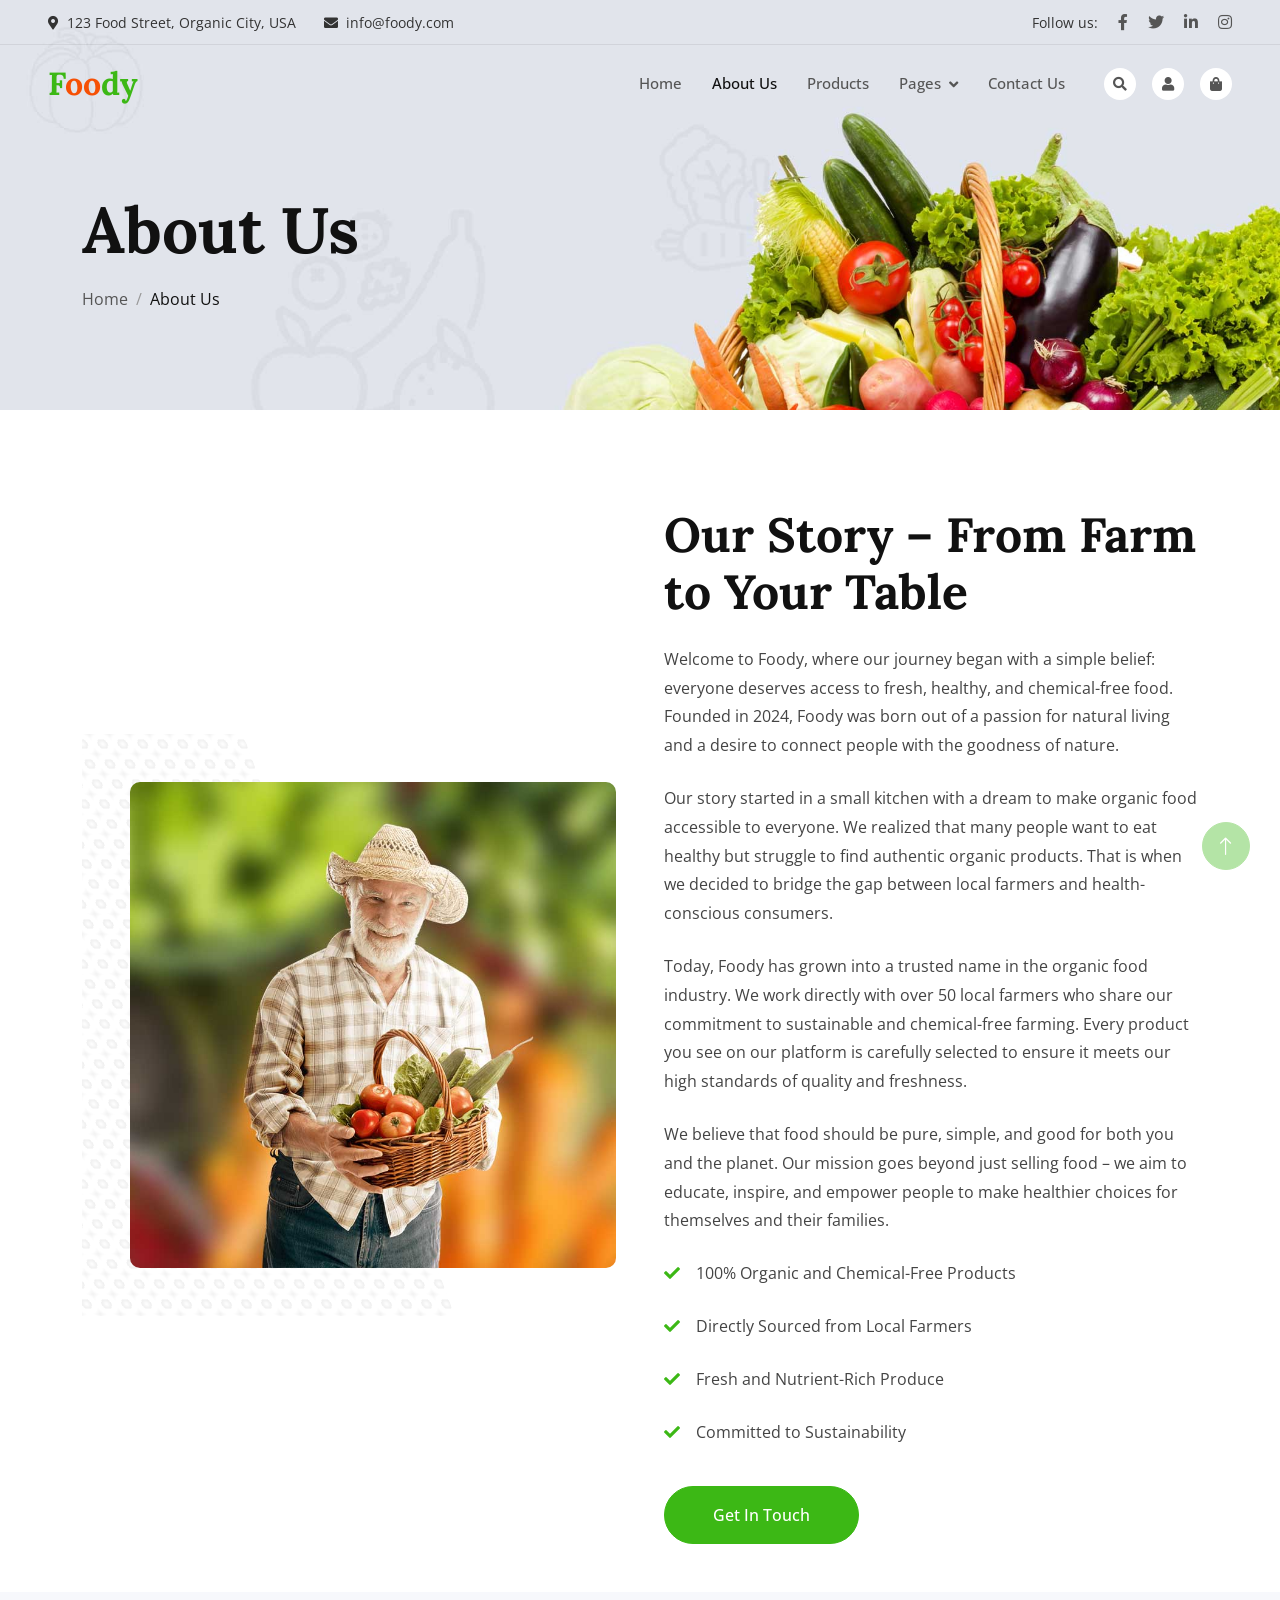
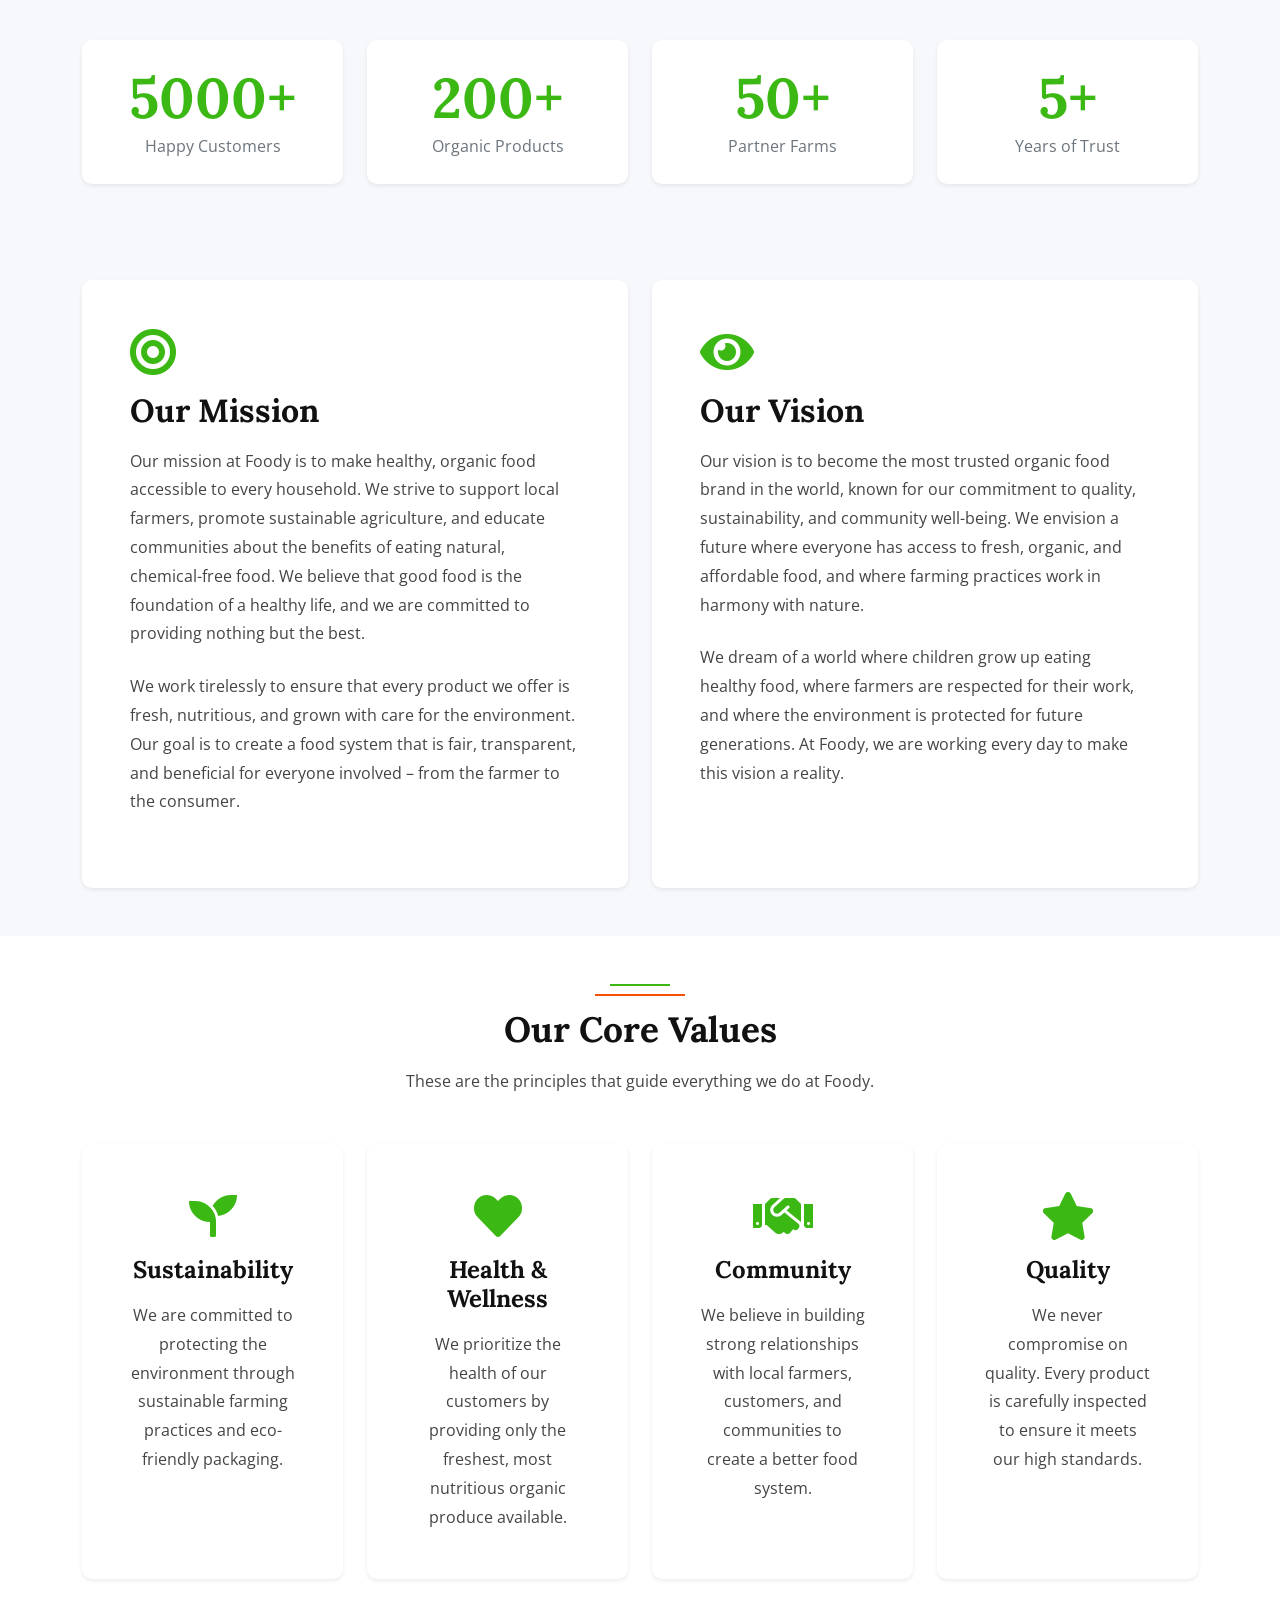
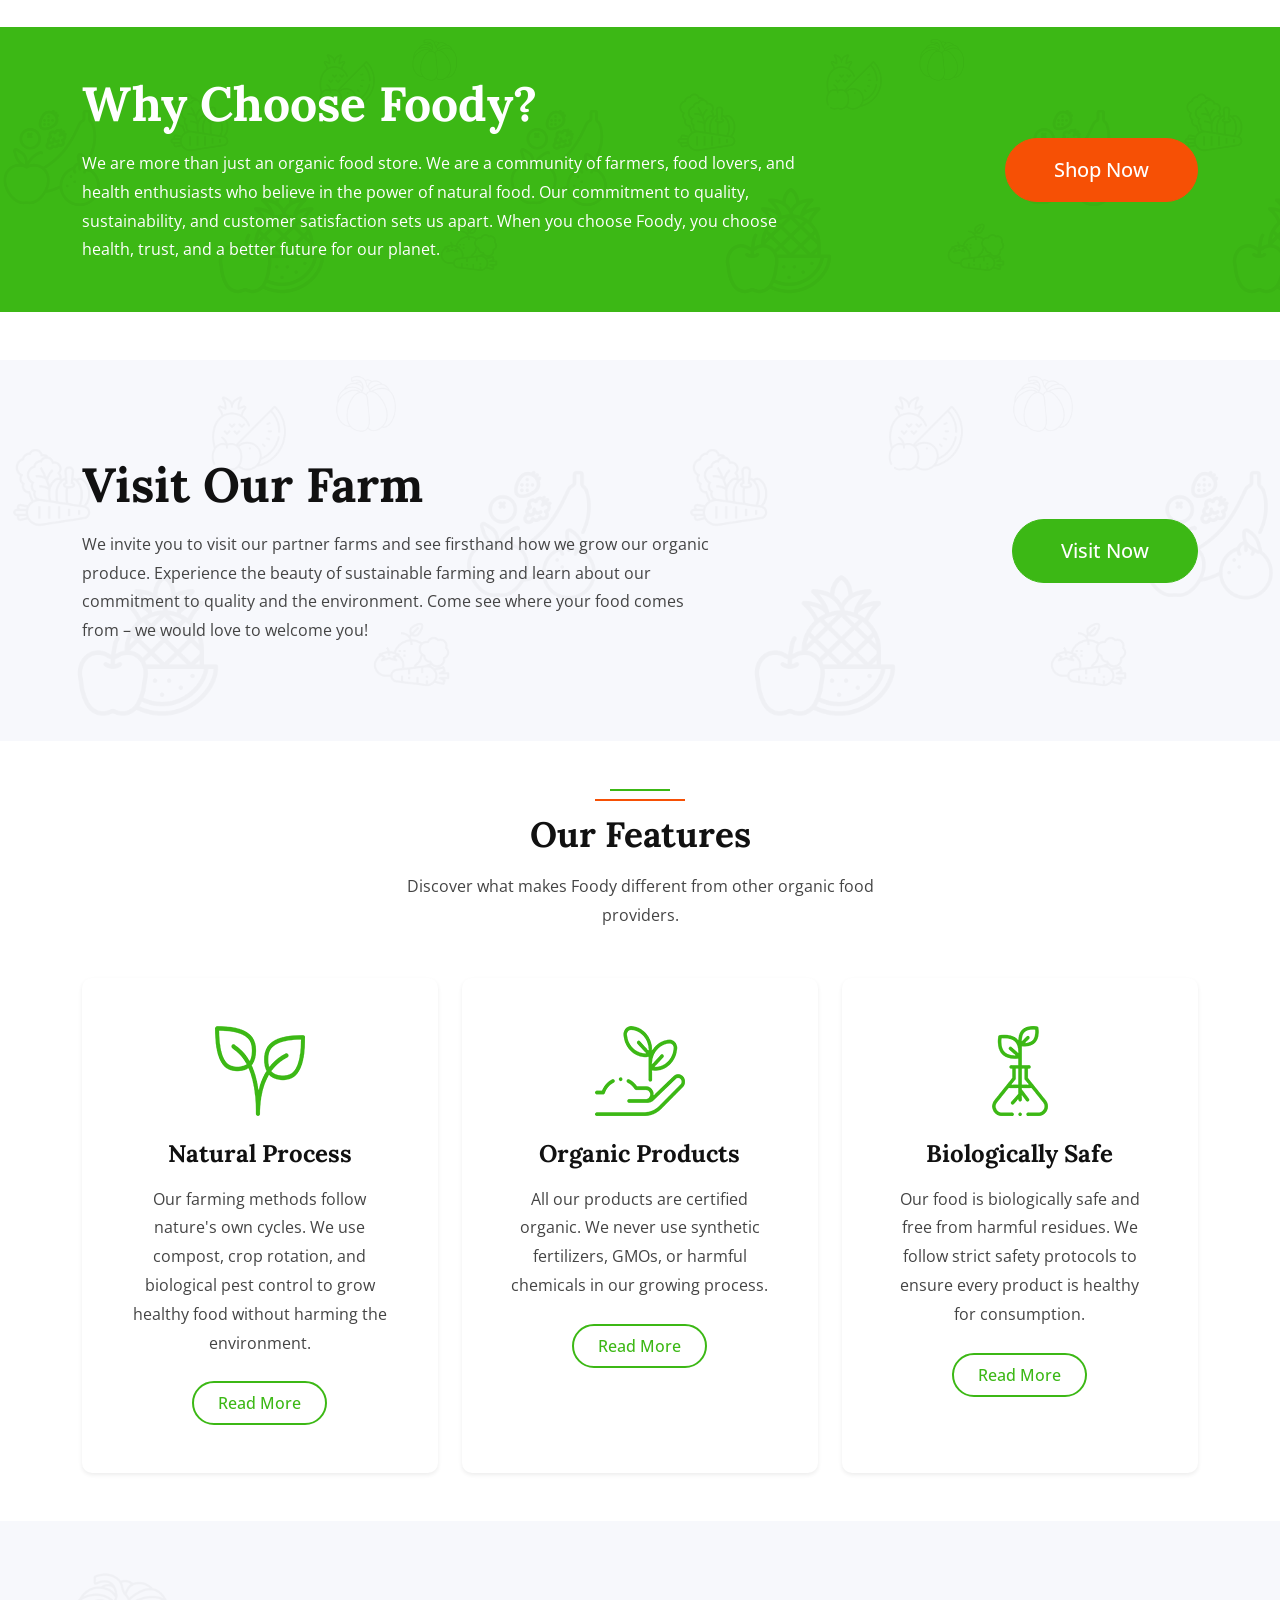
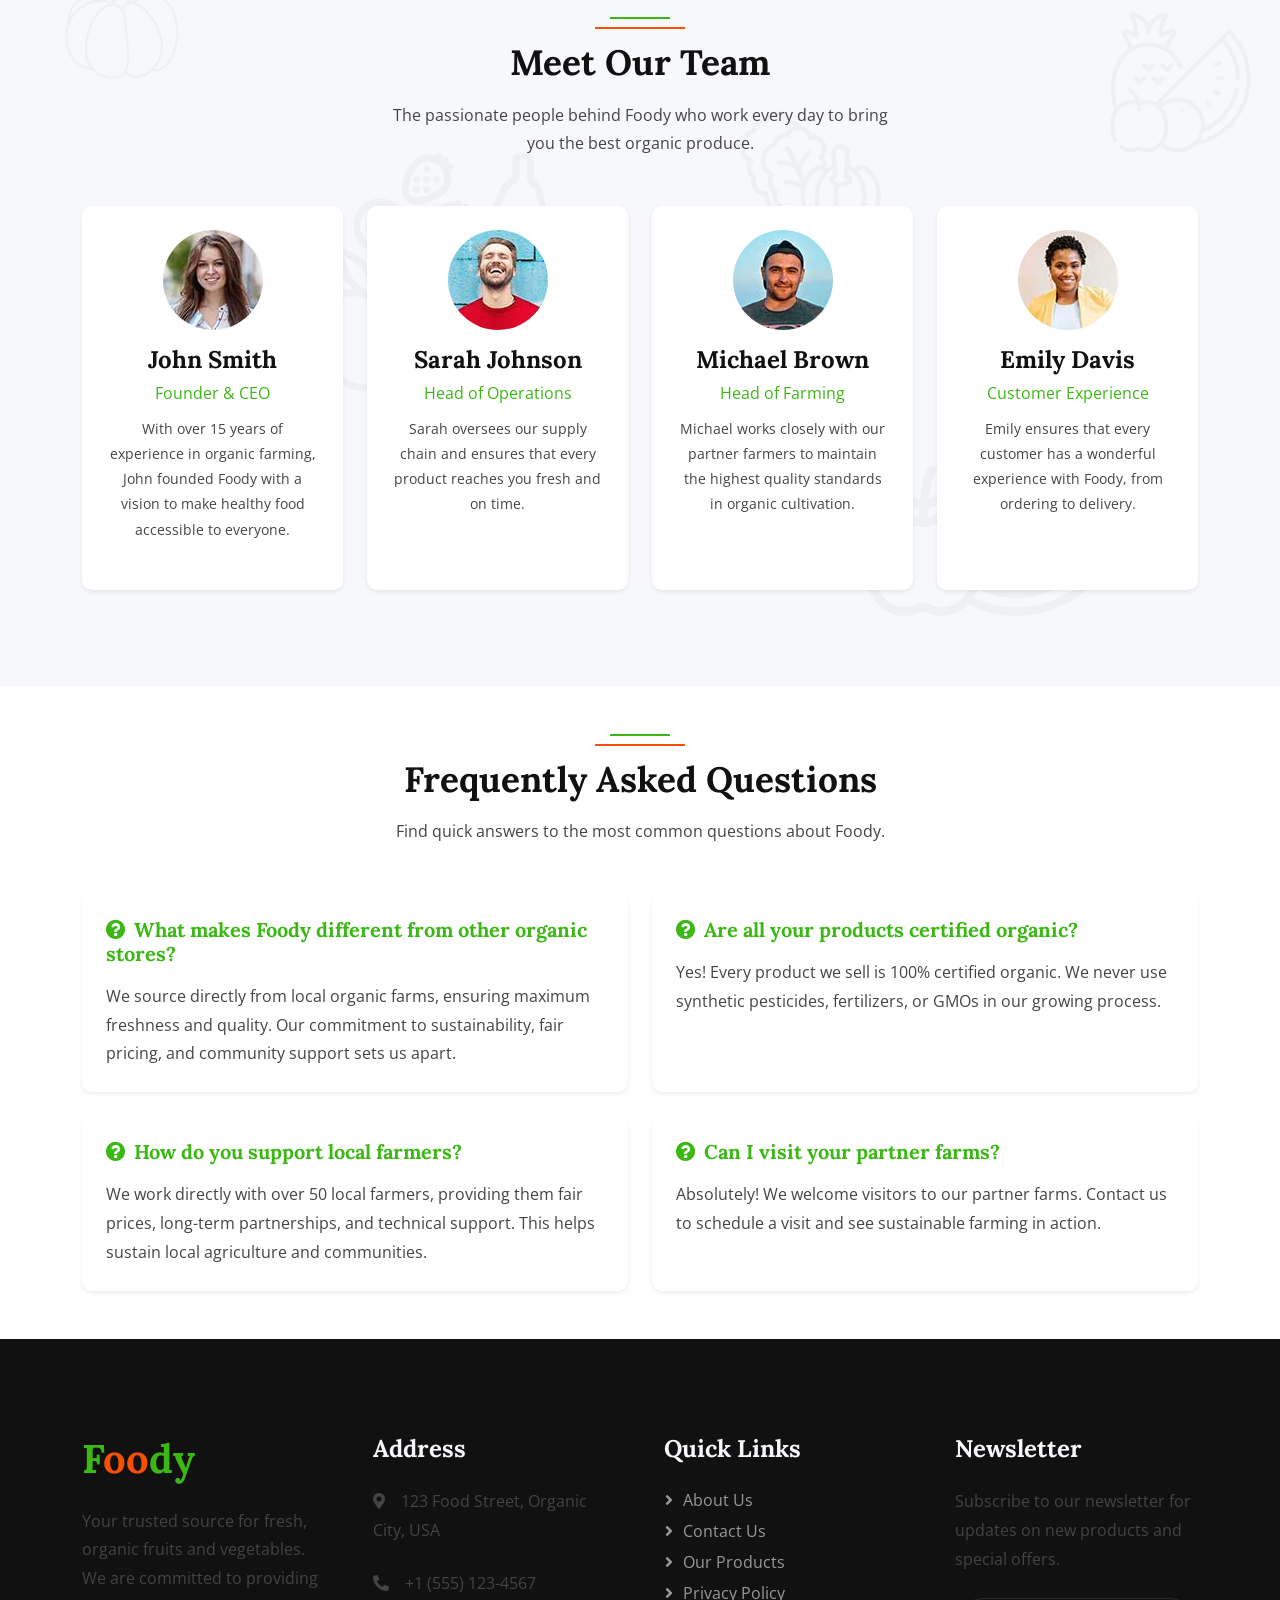
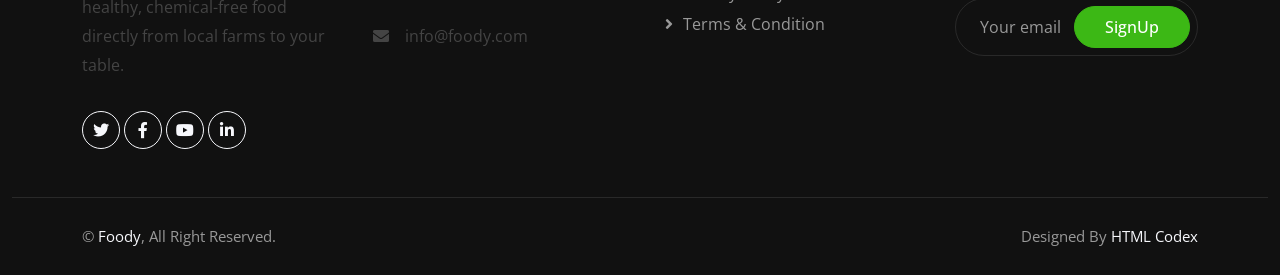
<file: about.html>
<!DOCTYPE html>
<html lang="en">

<head>
    <meta charset="utf-8">
    <title>About Us - Foody | Best Organic Food & Fresh Vegetables</title>
    <meta content="width=device-width, initial-scale=1.0" name="viewport">
    <meta content="about Foody, organic food story, fresh vegetables, healthy eating, organic farming, sustainable agriculture" name="keywords">
    <meta content="Learn about Foody - Your trusted source for organic fruits and vegetables. Discover our mission, values, and commitment to healthy, sustainable food." name="description">

    <!-- Favicon -->
    <link href="img/favicon.ico" rel="icon">

    <!-- Google Web Fonts -->
    <link rel="preconnect" href="https://fonts.googleapis.com">
    <link rel="preconnect" href="https://fonts.gstatic.com" crossorigin>
    <link href="https://fonts.googleapis.com/css2?family=Open+Sans:wght@400;500&family=Lora:wght@600;700&display=swap" rel="stylesheet">

    <!-- Icon Font Stylesheet -->
    <link href="https://cdnjs.cloudflare.com/ajax/libs/font-awesome/5.10.0/css/all.min.css" rel="stylesheet">
    <link href="https://cdn.jsdelivr.net/npm/bootstrap-icons@1.4.1/font/bootstrap-icons.css" rel="stylesheet">

    <!-- Libraries Stylesheet -->
    <link href="lib/animate/animate.min.css" rel="stylesheet">
    <link href="lib/owlcarousel/assets/owl.carousel.min.css" rel="stylesheet">

    <!-- Customized Bootstrap Stylesheet -->
    <link href="css/bootstrap.min.css" rel="stylesheet">

    <!-- Template Stylesheet -->
    <link href="css/style.css" rel="stylesheet">
</head>

<body>
    <!-- Spinner Start -->
    <div id="spinner" class="show bg-white position-fixed translate-middle w-100 vh-100 top-50 start-50 d-flex align-items-center justify-content-center">
        <div class="spinner-border text-primary" role="status"></div>
    </div>
    <!-- Spinner End -->


    <!-- Navbar Start -->
    <div class="container-fluid fixed-top px-0 wow fadeIn" data-wow-delay="0.1s">
        <div class="top-bar row gx-0 align-items-center d-none d-lg-flex">
            <div class="col-lg-6 px-5 text-start">
                <small><i class="fa fa-map-marker-alt me-2"></i>123 Food Street, Organic City, USA</small>
                <small class="ms-4"><i class="fa fa-envelope me-2"></i>info@foody.com</small>
            </div>
            <div class="col-lg-6 px-5 text-end">
                <small>Follow us:</small>
                <a class="text-body ms-3" href="https://facebook.com/foodyorganic"><i class="fab fa-facebook-f"></i></a>
                <a class="text-body ms-3" href="https://twitter.com/foodyorganic"><i class="fab fa-twitter"></i></a>
                <a class="text-body ms-3" href="https://linkedin.com/company/foodyorganic"><i class="fab fa-linkedin-in"></i></a>
                <a class="text-body ms-3" href="https://instagram.com/foodyorganic"><i class="fab fa-instagram"></i></a>
            </div>
        </div>

        <nav class="navbar navbar-expand-lg navbar-light py-lg-0 px-lg-5 wow fadeIn" data-wow-delay="0.1s">
            <a href="index.html" class="navbar-brand ms-4 ms-lg-0">
                <h1 class="fw-bold text-primary m-0">F<span class="text-secondary">oo</span>dy</h1>
            </a>
            <button type="button" class="navbar-toggler me-4" data-bs-toggle="collapse" data-bs-target="#navbarCollapse">
                <span class="navbar-toggler-icon"></span>
            </button>
            <div class="collapse navbar-collapse" id="navbarCollapse">
                <div class="navbar-nav ms-auto p-4 p-lg-0">
                    <a href="index.html" class="nav-item nav-link">Home</a>
                    <a href="about.html" class="nav-item nav-link active">About Us</a>
                    <a href="product.html" class="nav-item nav-link">Products</a>
                    <div class="nav-item dropdown">
                        <a href="#" class="nav-link dropdown-toggle" data-bs-toggle="dropdown">Pages</a>
                        <div class="dropdown-menu m-0">
                            <a href="blog.html" class="dropdown-item">Blog Grid</a>
                            <a href="feature.html" class="dropdown-item">Our Features</a>
                            <a href="testimonial.html" class="dropdown-item">Testimonial</a>
                            <a href="privacy-policy.html" class="dropdown-item">Privacy Policy</a>
                        </div>
                    </div>
                    <a href="contact.html" class="nav-item nav-link">Contact Us</a>
                </div>
                <div class="d-none d-lg-flex ms-2">
                    <a class="btn-sm-square bg-white rounded-circle ms-3" href="#">
                        <small class="fa fa-search text-body"></small>
                    </a>
                    <a class="btn-sm-square bg-white rounded-circle ms-3" href="#">
                        <small class="fa fa-user text-body"></small>
                    </a>
                    <a class="btn-sm-square bg-white rounded-circle ms-3" href="#">
                        <small class="fa fa-shopping-bag text-body"></small>
                    </a>
                </div>
            </div>
        </nav>
    </div>
    <!-- Navbar End -->


    <!-- Page Header Start -->
    <div class="container-fluid page-header mb-5 wow fadeIn" data-wow-delay="0.1s">
        <div class="container">
            <h1 class="display-3 mb-3 animated slideInDown">About Us</h1>
            <nav aria-label="breadcrumb animated slideInDown">
                <ol class="breadcrumb mb-0">
                    <li class="breadcrumb-item"><a class="text-body" href="index.html">Home</a></li>
                    <li class="breadcrumb-item text-dark active" aria-current="page">About Us</li>
                </ol>
            </nav>
        </div>
    </div>
    <!-- Page Header End -->


    <!-- About Story Start - MAIN ABOUT SECTION -->
    <div class="container-xxl py-5">
        <div class="container">
            <div class="row g-5 align-items-center">
                <div class="col-lg-6 wow fadeIn" data-wow-delay="0.1s">
                    <div class="about-img position-relative overflow-hidden p-5 pe-0">
                        <img class="img-fluid w-100" src="img/about.jpg" alt="About Foody Organic Food">
                    </div>
                </div>
                <div class="col-lg-6 wow fadeIn" data-wow-delay="0.5s">
                    <h1 class="display-5 mb-4">Our Story – From Farm to Your Table</h1>
                    <p class="mb-4">Welcome to Foody, where our journey began with a simple belief: everyone deserves access to fresh, healthy, and chemical-free food. Founded in 2024, Foody was born out of a passion for natural living and a desire to connect people with the goodness of nature.</p>
                    <p>Our story started in a small kitchen with a dream to make organic food accessible to everyone. We realized that many people want to eat healthy but struggle to find authentic organic products. That is when we decided to bridge the gap between local farmers and health-conscious consumers.</p>
                    <p>Today, Foody has grown into a trusted name in the organic food industry. We work directly with over 50 local farmers who share our commitment to sustainable and chemical-free farming. Every product you see on our platform is carefully selected to ensure it meets our high standards of quality and freshness.</p>
                    <p>We believe that food should be pure, simple, and good for both you and the planet. Our mission goes beyond just selling food – we aim to educate, inspire, and empower people to make healthier choices for themselves and their families.</p>
                    <p><i class="fa fa-check text-primary me-3"></i>100% Organic and Chemical-Free Products</p>
                    <p><i class="fa fa-check text-primary me-3"></i>Directly Sourced from Local Farmers</p>
                    <p><i class="fa fa-check text-primary me-3"></i>Fresh and Nutrient-Rich Produce</p>
                    <p><i class="fa fa-check text-primary me-3"></i>Committed to Sustainability</p>
                    <a class="btn btn-primary rounded-pill py-3 px-5 mt-3" href="contact.html">Get In Touch</a>
                </div>
            </div>
        </div>
    </div>
    <!-- About Story End -->


    <!-- Stats / Counters Start - NEW SECTION 1 -->
    <div class="container-xxl py-5 bg-light wow fadeInUp" data-wow-delay="0.1s">
        <div class="container">
            <div class="row g-4">
                <div class="col-6 col-lg-3 text-center">
                    <div class="bg-white p-4 rounded shadow-sm">
                        <h2 class="display-4 text-primary mb-0">5000+</h2>
                        <p class="text-muted mb-0">Happy Customers</p>
                    </div>
                </div>
                <div class="col-6 col-lg-3 text-center">
                    <div class="bg-white p-4 rounded shadow-sm">
                        <h2 class="display-4 text-primary mb-0">200+</h2>
                        <p class="text-muted mb-0">Organic Products</p>
                    </div>
                </div>
                <div class="col-6 col-lg-3 text-center">
                    <div class="bg-white p-4 rounded shadow-sm">
                        <h2 class="display-4 text-primary mb-0">50+</h2>
                        <p class="text-muted mb-0">Partner Farms</p>
                    </div>
                </div>
                <div class="col-6 col-lg-3 text-center">
                    <div class="bg-white p-4 rounded shadow-sm">
                        <h2 class="display-4 text-primary mb-0">5+</h2>
                        <p class="text-muted mb-0">Years of Trust</p>
                    </div>
                </div>
            </div>
        </div>
    </div>
    <!-- Stats / Counters End -->


    <!-- Our Mission & Vision Start -->
    <div class="container-fluid bg-light py-5">
        <div class="container">
            <div class="row g-4">
                <div class="col-lg-6 wow fadeIn" data-wow-delay="0.1s">
                    <div class="bg-white p-5 rounded shadow-sm h-100">
                        <i class="fas fa-bullseye fa-3x text-primary mb-3"></i>
                        <h2 class="mb-3">Our Mission</h2>
                        <p>Our mission at Foody is to make healthy, organic food accessible to every household. We strive to support local farmers, promote sustainable agriculture, and educate communities about the benefits of eating natural, chemical-free food. We believe that good food is the foundation of a healthy life, and we are committed to providing nothing but the best.</p>
                        <p>We work tirelessly to ensure that every product we offer is fresh, nutritious, and grown with care for the environment. Our goal is to create a food system that is fair, transparent, and beneficial for everyone involved – from the farmer to the consumer.</p>
                    </div>
                </div>
                <div class="col-lg-6 wow fadeIn" data-wow-delay="0.3s">
                    <div class="bg-white p-5 rounded shadow-sm h-100">
                        <i class="fas fa-eye fa-3x text-primary mb-3"></i>
                        <h2 class="mb-3">Our Vision</h2>
                        <p>Our vision is to become the most trusted organic food brand in the world, known for our commitment to quality, sustainability, and community well-being. We envision a future where everyone has access to fresh, organic, and affordable food, and where farming practices work in harmony with nature.</p>
                        <p>We dream of a world where children grow up eating healthy food, where farmers are respected for their work, and where the environment is protected for future generations. At Foody, we are working every day to make this vision a reality.</p>
                    </div>
                </div>
            </div>
        </div>
    </div>
    <!-- Our Mission & Vision End -->


    <!-- Our Values Start -->
    <div class="container-xxl py-5">
        <div class="container">
            <div class="section-header text-center mx-auto mb-5 wow fadeInUp" data-wow-delay="0.1s" style="max-width: 600px;">
                <h1 class="display-5 mb-3">Our Core Values</h1>
                <p>These are the principles that guide everything we do at Foody.</p>
            </div>
            <div class="row g-4">
                <div class="col-lg-3 col-md-6 wow fadeInUp" data-wow-delay="0.1s">
                    <div class="bg-white text-center h-100 p-4 p-xl-5 rounded shadow-sm">
                        <i class="fas fa-seedling fa-3x text-primary mb-3"></i>
                        <h4 class="mb-3">Sustainability</h4>
                        <p class="mb-0">We are committed to protecting the environment through sustainable farming practices and eco-friendly packaging.</p>
                    </div>
                </div>
                <div class="col-lg-3 col-md-6 wow fadeInUp" data-wow-delay="0.3s">
                    <div class="bg-white text-center h-100 p-4 p-xl-5 rounded shadow-sm">
                        <i class="fas fa-heart fa-3x text-primary mb-3"></i>
                        <h4 class="mb-3">Health & Wellness</h4>
                        <p class="mb-0">We prioritize the health of our customers by providing only the freshest, most nutritious organic produce available.</p>
                    </div>
                </div>
                <div class="col-lg-3 col-md-6 wow fadeInUp" data-wow-delay="0.5s">
                    <div class="bg-white text-center h-100 p-4 p-xl-5 rounded shadow-sm">
                        <i class="fas fa-handshake fa-3x text-primary mb-3"></i>
                        <h4 class="mb-3">Community</h4>
                        <p class="mb-0">We believe in building strong relationships with local farmers, customers, and communities to create a better food system.</p>
                    </div>
                </div>
                <div class="col-lg-3 col-md-6 wow fadeInUp" data-wow-delay="0.7s">
                    <div class="bg-white text-center h-100 p-4 p-xl-5 rounded shadow-sm">
                        <i class="fas fa-star fa-3x text-primary mb-3"></i>
                        <h4 class="mb-3">Quality</h4>
                        <p class="mb-0">We never compromise on quality. Every product is carefully inspected to ensure it meets our high standards.</p>
                    </div>
                </div>
            </div>
        </div>
    </div>
    <!-- Our Values End -->


    <!-- Why Choose Us Summary Start - NEW SECTION 2 -->
    <div class="container-fluid bg-primary bg-icon py-5">
        <div class="container">
            <div class="row g-5 align-items-center">
                <div class="col-md-8 wow fadeIn" data-wow-delay="0.1s">
                    <h1 class="display-5 text-white mb-3">Why Choose Foody?</h1>
                    <p class="text-white mb-0">We are more than just an organic food store. We are a community of farmers, food lovers, and health enthusiasts who believe in the power of natural food. Our commitment to quality, sustainability, and customer satisfaction sets us apart. When you choose Foody, you choose health, trust, and a better future for our planet.</p>
                </div>
                <div class="col-md-4 text-md-end wow fadeIn" data-wow-delay="0.5s">
                    <a class="btn btn-lg btn-secondary rounded-pill py-3 px-5" href="product.html">Shop Now</a>
                </div>
            </div>
        </div>
    </div>
    <!-- Why Choose Us Summary End -->


    <!-- Firm Visit Start -->
    <div class="container-fluid bg-light bg-icon mt-5 py-6">
        <div class="container">
            <div class="row g-5 align-items-center">
                <div class="col-md-7 wow fadeIn" data-wow-delay="0.1s">
                    <h1 class="display-5 mb-3">Visit Our Farm</h1>
                    <p class="mb-0">We invite you to visit our partner farms and see firsthand how we grow our organic produce. Experience the beauty of sustainable farming and learn about our commitment to quality and the environment. Come see where your food comes from – we would love to welcome you!</p>
                </div>
                <div class="col-md-5 text-md-end wow fadeIn" data-wow-delay="0.5s">
                    <a class="btn btn-lg btn-primary rounded-pill py-3 px-5" href="contact.html">Visit Now</a>
                </div>
            </div>
        </div>
    </div>
    <!-- Firm Visit End -->


    <!-- Feature Start -->
    <div class="container-xxl py-5">
        <div class="container">
            <div class="section-header text-center mx-auto mb-5 wow fadeInUp" data-wow-delay="0.1s" style="max-width: 500px;">
                <h1 class="display-5 mb-3">Our Features</h1>
                <p>Discover what makes Foody different from other organic food providers.</p>
            </div>
            <div class="row g-4">
                <div class="col-lg-4 col-md-6 wow fadeInUp" data-wow-delay="0.1s">
                    <div class="bg-white text-center h-100 p-4 p-xl-5 rounded shadow-sm">
                        <img class="img-fluid mb-4" src="img/icon-1.png" alt="Natural Process">
                        <h4 class="mb-3">Natural Process</h4>
                        <p class="mb-4">Our farming methods follow nature's own cycles. We use compost, crop rotation, and biological pest control to grow healthy food without harming the environment.</p>
                        <a class="btn btn-outline-primary border-2 py-2 px-4 rounded-pill" href="feature.html">Read More</a>
                    </div>
                </div>
                <div class="col-lg-4 col-md-6 wow fadeInUp" data-wow-delay="0.3s">
                    <div class="bg-white text-center h-100 p-4 p-xl-5 rounded shadow-sm">
                        <img class="img-fluid mb-4" src="img/icon-2.png" alt="Organic Products">
                        <h4 class="mb-3">Organic Products</h4>
                        <p class="mb-4">All our products are certified organic. We never use synthetic fertilizers, GMOs, or harmful chemicals in our growing process.</p>
                        <a class="btn btn-outline-primary border-2 py-2 px-4 rounded-pill" href="feature.html">Read More</a>
                    </div>
                </div>
                <div class="col-lg-4 col-md-6 wow fadeInUp" data-wow-delay="0.5s">
                    <div class="bg-white text-center h-100 p-4 p-xl-5 rounded shadow-sm">
                        <img class="img-fluid mb-4" src="img/icon-3.png" alt="Biologically Safe">
                        <h4 class="mb-3">Biologically Safe</h4>
                        <p class="mb-4">Our food is biologically safe and free from harmful residues. We follow strict safety protocols to ensure every product is healthy for consumption.</p>
                        <a class="btn btn-outline-primary border-2 py-2 px-4 rounded-pill" href="feature.html">Read More</a>
                    </div>
                </div>
            </div>
        </div>
    </div>
    <!-- Feature End -->


    <!-- Meet Our Team Start -->
    <div class="container-fluid bg-light bg-icon py-6">
        <div class="container">
            <div class="section-header text-center mx-auto mb-5 wow fadeInUp" data-wow-delay="0.1s" style="max-width: 500px;">
                <h1 class="display-5 mb-3">Meet Our Team</h1>
                <p>The passionate people behind Foody who work every day to bring you the best organic produce.</p>
            </div>
            <div class="row g-4">
                <div class="col-lg-3 col-md-6 wow fadeInUp" data-wow-delay="0.1s">
                    <div class="bg-white text-center h-100 p-4 rounded shadow-sm">
                        <img class="img-fluid rounded-circle mb-3" src="img/testimonial-1.jpg" alt="John Smith" style="width: 100px; height: 100px; object-fit: cover;">
                        <h4 class="mb-1">John Smith</h4>
                        <span class="text-primary">Founder & CEO</span>
                        <p class="mt-2 small">With over 15 years of experience in organic farming, John founded Foody with a vision to make healthy food accessible to everyone.</p>
                    </div>
                </div>
                <div class="col-lg-3 col-md-6 wow fadeInUp" data-wow-delay="0.3s">
                    <div class="bg-white text-center h-100 p-4 rounded shadow-sm">
                        <img class="img-fluid rounded-circle mb-3" src="img/testimonial-2.jpg" alt="Sarah Johnson" style="width: 100px; height: 100px; object-fit: cover;">
                        <h4 class="mb-1">Sarah Johnson</h4>
                        <span class="text-primary">Head of Operations</span>
                        <p class="mt-2 small">Sarah oversees our supply chain and ensures that every product reaches you fresh and on time.</p>
                    </div>
                </div>
                <div class="col-lg-3 col-md-6 wow fadeInUp" data-wow-delay="0.5s">
                    <div class="bg-white text-center h-100 p-4 rounded shadow-sm">
                        <img class="img-fluid rounded-circle mb-3" src="img/testimonial-3.jpg" alt="Michael Brown" style="width: 100px; height: 100px; object-fit: cover;">
                        <h4 class="mb-1">Michael Brown</h4>
                        <span class="text-primary">Head of Farming</span>
                        <p class="mt-2 small">Michael works closely with our partner farmers to maintain the highest quality standards in organic cultivation.</p>
                    </div>
                </div>
                <div class="col-lg-3 col-md-6 wow fadeInUp" data-wow-delay="0.7s">
                    <div class="bg-white text-center h-100 p-4 rounded shadow-sm">
                        <img class="img-fluid rounded-circle mb-3" src="img/testimonial-4.jpg" alt="Emily Davis" style="width: 100px; height: 100px; object-fit: cover;">
                        <h4 class="mb-1">Emily Davis</h4>
                        <span class="text-primary">Customer Experience</span>
                        <p class="mt-2 small">Emily ensures that every customer has a wonderful experience with Foody, from ordering to delivery.</p>
                    </div>
                </div>
            </div>
        </div>
    </div>
    <!-- Meet Our Team End -->


    <!-- FAQ Section Start - NEW SECTION 3 -->
    <div class="container-xxl py-5">
        <div class="container">
            <div class="section-header text-center mx-auto mb-5 wow fadeInUp" data-wow-delay="0.1s" style="max-width: 600px;">
                <h1 class="display-5 mb-3">Frequently Asked Questions</h1>
                <p>Find quick answers to the most common questions about Foody.</p>
            </div>
            <div class="row g-4">
                <div class="col-md-6 wow fadeInUp" data-wow-delay="0.1s">
                    <div class="bg-white p-4 rounded shadow-sm h-100">
                        <h5 class="text-primary"><i class="fa fa-question-circle me-2"></i>What makes Foody different from other organic stores?</h5>
                        <p class="mb-0">We source directly from local organic farms, ensuring maximum freshness and quality. Our commitment to sustainability, fair pricing, and community support sets us apart.</p>
                    </div>
                </div>
                <div class="col-md-6 wow fadeInUp" data-wow-delay="0.2s">
                    <div class="bg-white p-4 rounded shadow-sm h-100">
                        <h5 class="text-primary"><i class="fa fa-question-circle me-2"></i>Are all your products certified organic?</h5>
                        <p class="mb-0">Yes! Every product we sell is 100% certified organic. We never use synthetic pesticides, fertilizers, or GMOs in our growing process.</p>
                    </div>
                </div>
                <div class="col-md-6 wow fadeInUp" data-wow-delay="0.3s">
                    <div class="bg-white p-4 rounded shadow-sm h-100">
                        <h5 class="text-primary"><i class="fa fa-question-circle me-2"></i>How do you support local farmers?</h5>
                        <p class="mb-0">We work directly with over 50 local farmers, providing them fair prices, long-term partnerships, and technical support. This helps sustain local agriculture and communities.</p>
                    </div>
                </div>
                <div class="col-md-6 wow fadeInUp" data-wow-delay="0.4s">
                    <div class="bg-white p-4 rounded shadow-sm h-100">
                        <h5 class="text-primary"><i class="fa fa-question-circle me-2"></i>Can I visit your partner farms?</h5>
                        <p class="mb-0">Absolutely! We welcome visitors to our partner farms. Contact us to schedule a visit and see sustainable farming in action.</p>
                    </div>
                </div>
            </div>
        </div>
    </div>
    <!-- FAQ Section End -->


    <!-- Footer Start -->
    <div class="container-fluid bg-dark footer pt-5 wow fadeIn" data-wow-delay="0.1s">
        <div class="container py-5">
            <div class="row g-5">
                <div class="col-lg-3 col-md-6">
                    <h1 class="fw-bold text-primary mb-4">F<span class="text-secondary">oo</span>dy</h1>
                    <p>Your trusted source for fresh, organic fruits and vegetables. We are committed to providing healthy, chemical-free food directly from local farms to your table.</p>
                    <div class="d-flex pt-2">
                        <a class="btn btn-square btn-outline-light rounded-circle me-1" href="https://twitter.com/foodyorganic"><i class="fab fa-twitter"></i></a>
                        <a class="btn btn-square btn-outline-light rounded-circle me-1" href="https://facebook.com/foodyorganic"><i class="fab fa-facebook-f"></i></a>
                        <a class="btn btn-square btn-outline-light rounded-circle me-1" href="https://youtube.com/foodyorganic"><i class="fab fa-youtube"></i></a>
                        <a class="btn btn-square btn-outline-light rounded-circle me-0" href="https://linkedin.com/company/foodyorganic"><i class="fab fa-linkedin-in"></i></a>
                    </div>
                </div>
                <div class="col-lg-3 col-md-6">
                    <h4 class="text-light mb-4">Address</h4>
                    <p><i class="fa fa-map-marker-alt me-3"></i>123 Food Street, Organic City, USA</p>
                    <p><i class="fa fa-phone-alt me-3"></i>+1 (555) 123-4567</p>
                    <p><i class="fa fa-envelope me-3"></i>info@foody.com</p>
                </div>
                <div class="col-lg-3 col-md-6">
                    <h4 class="text-light mb-4">Quick Links</h4>
                    <a class="btn btn-link" href="about.html">About Us</a>
                    <a class="btn btn-link" href="contact.html">Contact Us</a>
                    <a class="btn btn-link" href="product.html">Our Products</a>
                    <a class="btn btn-link" href="privacy-policy.html">Privacy Policy</a>
                    <a class="btn btn-link" href="terms.html">Terms & Condition</a>
                </div>
                <div class="col-lg-3 col-md-6">
                    <h4 class="text-light mb-4">Newsletter</h4>
                    <p>Subscribe to our newsletter for updates on new products and special offers.</p>
                    <div class="position-relative mx-auto" style="max-width: 400px;">
                        <input class="form-control bg-transparent w-100 py-3 ps-4 pe-5" type="email" placeholder="Your email">
                        <button type="button" class="btn btn-primary py-2 position-absolute top-0 end-0 mt-2 me-2">SignUp</button>
                    </div>
                </div>
            </div>
        </div>
        <div class="container-fluid copyright">
            <div class="container">
                <div class="row">
                    <div class="col-md-6 text-center text-md-start mb-3 mb-md-0">
                        &copy; <a href="index.html">Foody</a>, All Right Reserved.
                    </div>
                    <div class="col-md-6 text-center text-md-end">
                        Designed By <a href="https://htmlcodex.com">HTML Codex</a>
                    </div>
                </div>
            </div>
        </div>
    </div>
    <!-- Footer End -->


    <!-- Back to Top -->
    <a href="#" class="btn btn-lg btn-primary btn-lg-square rounded-circle back-to-top"><i class="bi bi-arrow-up"></i></a>


    <!-- JavaScript Libraries -->
    <script src="https://code.jquery.com/jquery-3.4.1.min.js"></script>
    <script src="https://cdn.jsdelivr.net/npm/bootstrap@5.0.0/dist/js/bootstrap.bundle.min.js"></script>
    <script src="lib/wow/wow.min.js"></script>
    <script src="lib/easing/easing.min.js"></script>
    <script src="lib/waypoints/waypoints.min.js"></script>
    <script src="lib/owlcarousel/owl.carousel.min.js"></script>

    <!-- Template Javascript -->
    <script src="js/main.js"></script>
</body>

</html>
</file>
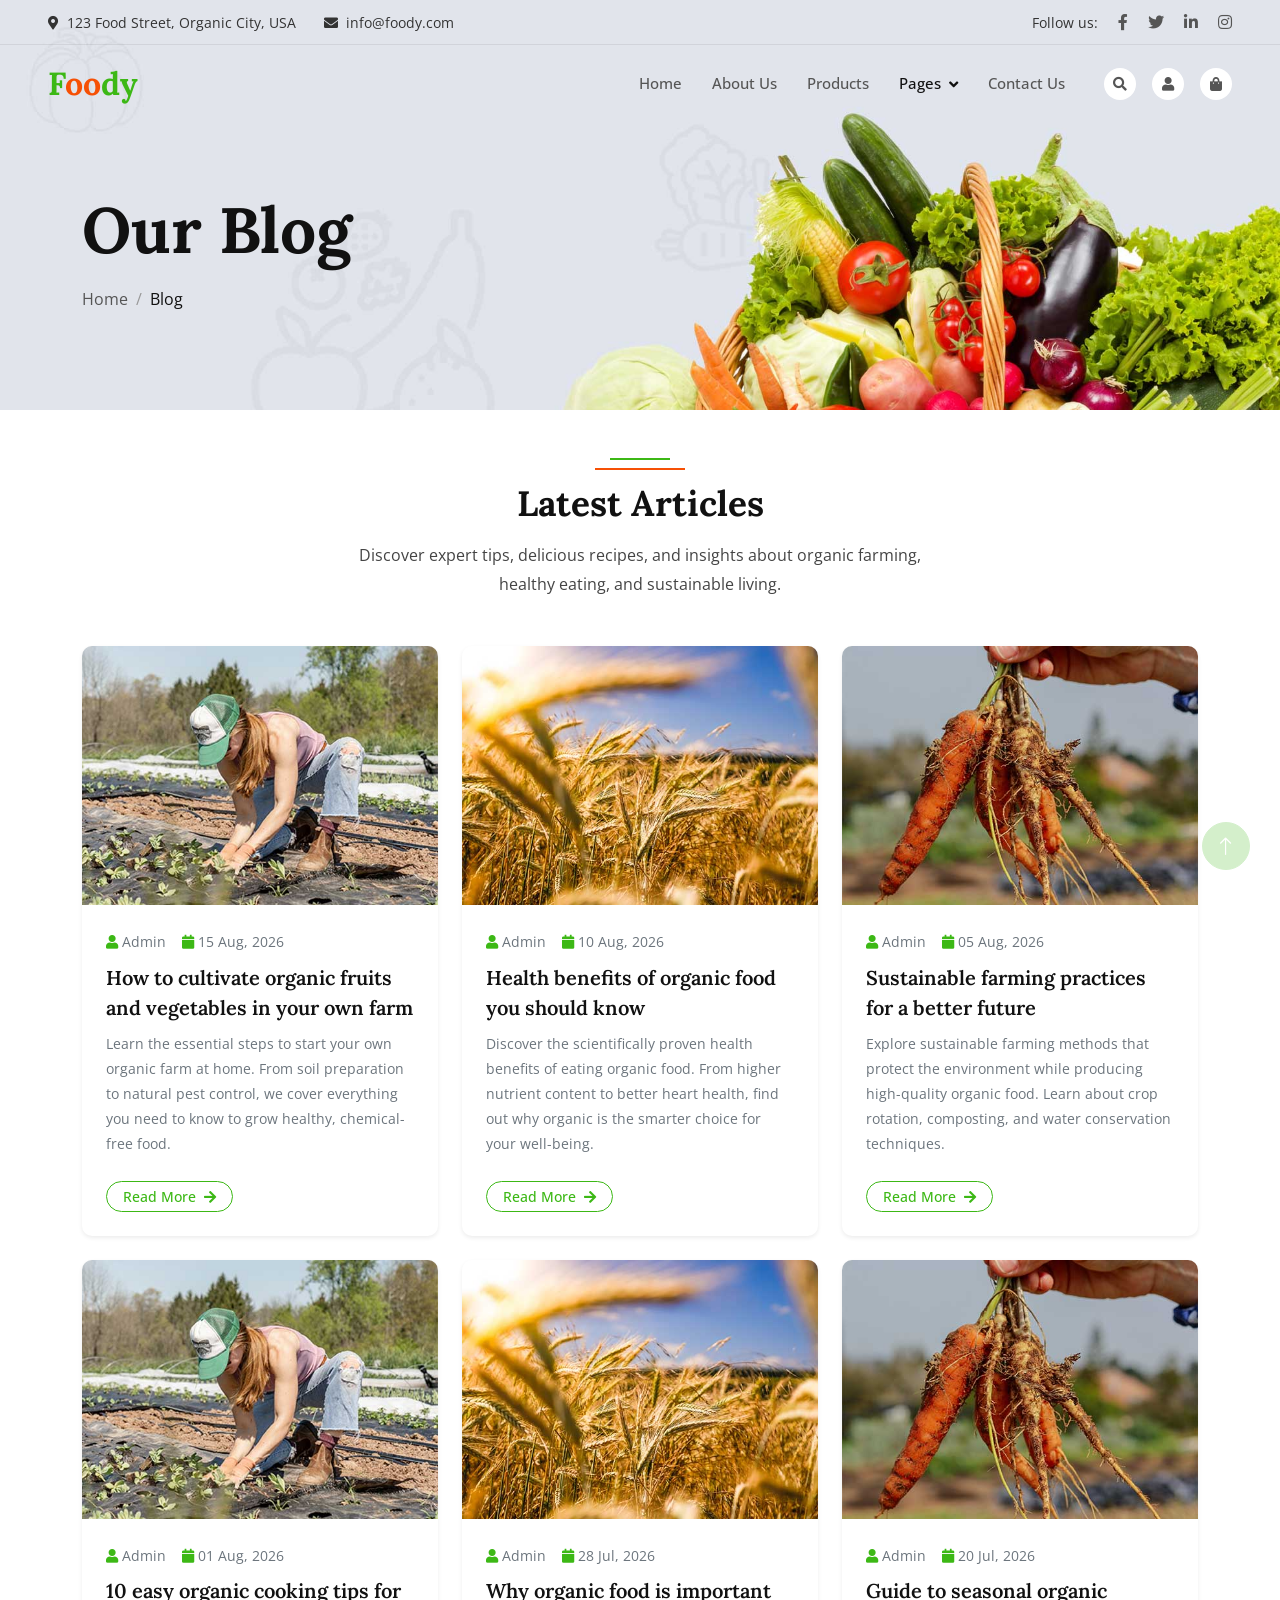
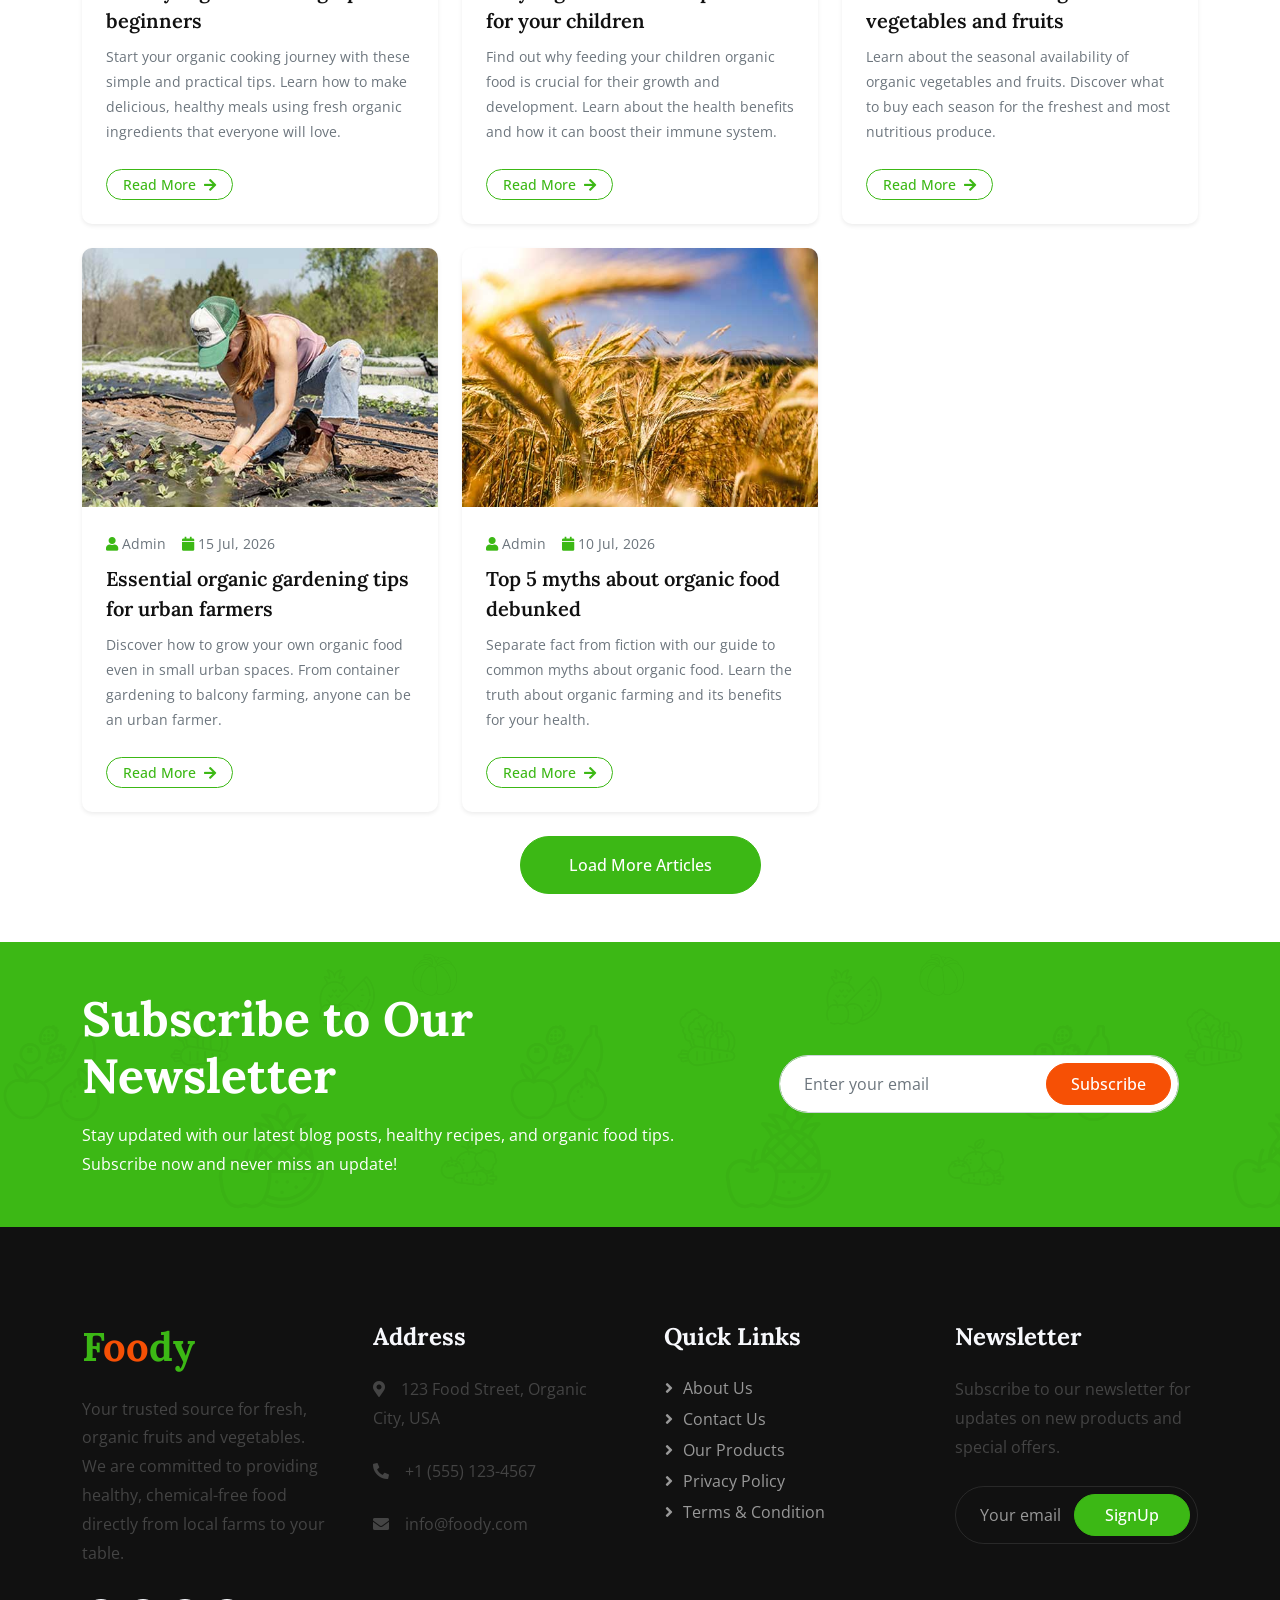
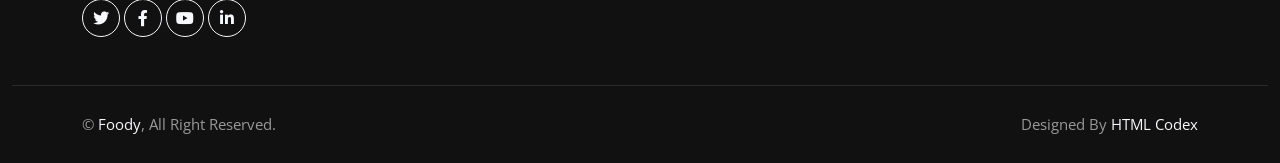
<file: blog.html>
<!DOCTYPE html>
<html lang="en">

<head>
    <meta charset="utf-8">
    <title>Blog - Foody | Organic Food, Health & Sustainable Living Tips</title>
    <meta content="width=device-width, initial-scale=1.0" name="viewport">
    <meta content="organic food blog, healthy eating tips, sustainable farming, organic vegetables, foody blog, health benefits" name="keywords">
    <meta content="Explore Foody's blog for expert tips on organic farming, healthy eating, sustainable living, and the benefits of organic food." name="description">

    <!-- Favicon -->
    <link href="img/favicon.ico" rel="icon">

    <!-- Google Web Fonts -->
    <link rel="preconnect" href="https://fonts.googleapis.com">
    <link rel="preconnect" href="https://fonts.gstatic.com" crossorigin>
    <link href="https://fonts.googleapis.com/css2?family=Open+Sans:wght@400;500&family=Lora:wght@600;700&display=swap" rel="stylesheet">

    <!-- Icon Font Stylesheet -->
    <link href="https://cdnjs.cloudflare.com/ajax/libs/font-awesome/5.10.0/css/all.min.css" rel="stylesheet">
    <link href="https://cdn.jsdelivr.net/npm/bootstrap-icons@1.4.1/font/bootstrap-icons.css" rel="stylesheet">

    <!-- Libraries Stylesheet -->
    <link href="lib/animate/animate.min.css" rel="stylesheet">
    <link href="lib/owlcarousel/assets/owl.carousel.min.css" rel="stylesheet">

    <!-- Customized Bootstrap Stylesheet -->
    <link href="css/bootstrap.min.css" rel="stylesheet">

    <!-- Template Stylesheet -->
    <link href="css/style.css" rel="stylesheet">
</head>

<body>
    <!-- Spinner Start -->
    <div id="spinner" class="show bg-white position-fixed translate-middle w-100 vh-100 top-50 start-50 d-flex align-items-center justify-content-center">
        <div class="spinner-border text-primary" role="status"></div>
    </div>
    <!-- Spinner End -->


    <!-- Navbar Start -->
    <div class="container-fluid fixed-top px-0 wow fadeIn" data-wow-delay="0.1s">
        <div class="top-bar row gx-0 align-items-center d-none d-lg-flex">
            <div class="col-lg-6 px-5 text-start">
                <small><i class="fa fa-map-marker-alt me-2"></i>123 Food Street, Organic City, USA</small>
                <small class="ms-4"><i class="fa fa-envelope me-2"></i>info@foody.com</small>
            </div>
            <div class="col-lg-6 px-5 text-end">
                <small>Follow us:</small>
                <a class="text-body ms-3" href="#"><i class="fab fa-facebook-f"></i></a>
                <a class="text-body ms-3" href="#"><i class="fab fa-twitter"></i></a>
                <a class="text-body ms-3" href="#"><i class="fab fa-linkedin-in"></i></a>
                <a class="text-body ms-3" href="#"><i class="fab fa-instagram"></i></a>
            </div>
        </div>

        <nav class="navbar navbar-expand-lg navbar-light py-lg-0 px-lg-5 wow fadeIn" data-wow-delay="0.1s">
            <a href="index.html" class="navbar-brand ms-4 ms-lg-0">
                <h1 class="fw-bold text-primary m-0">F<span class="text-secondary">oo</span>dy</h1>
            </a>
            <button type="button" class="navbar-toggler me-4" data-bs-toggle="collapse" data-bs-target="#navbarCollapse">
                <span class="navbar-toggler-icon"></span>
            </button>
            <div class="collapse navbar-collapse" id="navbarCollapse">
                <div class="navbar-nav ms-auto p-4 p-lg-0">
                    <a href="index.html" class="nav-item nav-link">Home</a>
                    <a href="about.html" class="nav-item nav-link">About Us</a>
                    <a href="product.html" class="nav-item nav-link">Products</a>
                    <div class="nav-item dropdown">
                        <a href="#" class="nav-link dropdown-toggle active" data-bs-toggle="dropdown">Pages</a>
                        <div class="dropdown-menu m-0">
                            <a href="blog.html" class="dropdown-item active">Blog Grid</a>
                            <a href="feature.html" class="dropdown-item">Our Features</a>
                            <a href="testimonial.html" class="dropdown-item">Testimonial</a>
                            <a href="privacy-policy.html" class="dropdown-item">Privacy Policy</a>
                        </div>
                    </div>
                    <a href="contact.html" class="nav-item nav-link">Contact Us</a>
                </div>
                <div class="d-none d-lg-flex ms-2">
                    <a class="btn-sm-square bg-white rounded-circle ms-3" href="#">
                        <small class="fa fa-search text-body"></small>
                    </a>
                    <a class="btn-sm-square bg-white rounded-circle ms-3" href="#">
                        <small class="fa fa-user text-body"></small>
                    </a>
                    <a class="btn-sm-square bg-white rounded-circle ms-3" href="#">
                        <small class="fa fa-shopping-bag text-body"></small>
                    </a>
                </div>
            </div>
        </nav>
    </div>
    <!-- Navbar End -->


    <!-- Page Header Start -->
    <div class="container-fluid page-header wow fadeIn" data-wow-delay="0.1s">
        <div class="container">
            <h1 class="display-3 mb-3 animated slideInDown">Our Blog</h1>
            <nav aria-label="breadcrumb animated slideInDown">
                <ol class="breadcrumb mb-0">
                    <li class="breadcrumb-item"><a class="text-body" href="index.html">Home</a></li>
                    <li class="breadcrumb-item text-dark active" aria-current="page">Blog</li>
                </ol>
            </nav>
        </div>
    </div>
    <!-- Page Header End -->


    <!-- Blog Grid Start -->
    <div class="container-xxl py-5">
        <div class="container">
            <div class="section-header text-center mx-auto mb-5 wow fadeInUp" data-wow-delay="0.1s" style="max-width: 600px;">
                <h1 class="display-5 mb-3">Latest Articles</h1>
                <p>Discover expert tips, delicious recipes, and insights about organic farming, healthy eating, and sustainable living.</p>
            </div>
            
            <div class="row g-4">
                <!-- Blog Post 1 -->
                <div class="col-lg-4 col-md-6 wow fadeInUp" data-wow-delay="0.1s">
                    <div class="blog-post-card bg-white rounded shadow-sm h-100">
                        <img class="img-fluid w-100 rounded-top" src="img/blog-1.jpg" alt="How to cultivate organic fruits and vegetables in your own farm">
                        <div class="p-4">
                            <div class="d-flex mb-2">
                                <small class="text-muted me-3"><i class="fa fa-user text-primary me-1"></i>Admin</small>
                                <small class="text-muted"><i class="fa fa-calendar text-primary me-1"></i>15 Aug, 2026</small>
                            </div>
                            <a class="d-block h5 lh-base mb-2" href="blog-post-1.html">How to cultivate organic fruits and vegetables in your own farm</a>
                            <p class="text-muted small">Learn the essential steps to start your own organic farm at home. From soil preparation to natural pest control, we cover everything you need to know to grow healthy, chemical-free food.</p>
                            <a class="btn btn-outline-primary rounded-pill py-1 px-3 btn-sm" href="blog-post-1.html">Read More <i class="fa fa-arrow-right ms-1"></i></a>
                        </div>
                    </div>
                </div>

                <!-- Blog Post 2 -->
                <div class="col-lg-4 col-md-6 wow fadeInUp" data-wow-delay="0.2s">
                    <div class="blog-post-card bg-white rounded shadow-sm h-100">
                        <img class="img-fluid w-100 rounded-top" src="img/blog-2.jpg" alt="Health benefits of organic food you should know">
                        <div class="p-4">
                            <div class="d-flex mb-2">
                                <small class="text-muted me-3"><i class="fa fa-user text-primary me-1"></i>Admin</small>
                                <small class="text-muted"><i class="fa fa-calendar text-primary me-1"></i>10 Aug, 2026</small>
                            </div>
                            <a class="d-block h5 lh-base mb-2" href="blog-post-2.html">Health benefits of organic food you should know</a>
                            <p class="text-muted small">Discover the scientifically proven health benefits of eating organic food. From higher nutrient content to better heart health, find out why organic is the smarter choice for your well-being.</p>
                            <a class="btn btn-outline-primary rounded-pill py-1 px-3 btn-sm" href="blog-post-2.html">Read More <i class="fa fa-arrow-right ms-1"></i></a>
                        </div>
                    </div>
                </div>

                <!-- Blog Post 3 -->
                <div class="col-lg-4 col-md-6 wow fadeInUp" data-wow-delay="0.3s">
                    <div class="blog-post-card bg-white rounded shadow-sm h-100">
                        <img class="img-fluid w-100 rounded-top" src="img/blog-3.jpg" alt="Sustainable farming practices for a better future">
                        <div class="p-4">
                            <div class="d-flex mb-2">
                                <small class="text-muted me-3"><i class="fa fa-user text-primary me-1"></i>Admin</small>
                                <small class="text-muted"><i class="fa fa-calendar text-primary me-1"></i>05 Aug, 2026</small>
                            </div>
                            <a class="d-block h5 lh-base mb-2" href="blog-post-3.html">Sustainable farming practices for a better future</a>
                            <p class="text-muted small">Explore sustainable farming methods that protect the environment while producing high-quality organic food. Learn about crop rotation, composting, and water conservation techniques.</p>
                            <a class="btn btn-outline-primary rounded-pill py-1 px-3 btn-sm" href="blog-post-3.html">Read More <i class="fa fa-arrow-right ms-1"></i></a>
                        </div>
                    </div>
                </div>

                <!-- Blog Post 4 -->
                <div class="col-lg-4 col-md-6 wow fadeInUp" data-wow-delay="0.1s">
                    <div class="blog-post-card bg-white rounded shadow-sm h-100">
                        <img class="img-fluid w-100 rounded-top" src="img/blog-1.jpg" alt="10 easy organic cooking tips for beginners">
                        <div class="p-4">
                            <div class="d-flex mb-2">
                                <small class="text-muted me-3"><i class="fa fa-user text-primary me-1"></i>Admin</small>
                                <small class="text-muted"><i class="fa fa-calendar text-primary me-1"></i>01 Aug, 2026</small>
                            </div>
                            <a class="d-block h5 lh-base mb-2" href="blog-post-4.html">10 easy organic cooking tips for beginners</a>
                            <p class="text-muted small">Start your organic cooking journey with these simple and practical tips. Learn how to make delicious, healthy meals using fresh organic ingredients that everyone will love.</p>
                            <a class="btn btn-outline-primary rounded-pill py-1 px-3 btn-sm" href="blog-post-4.html">Read More <i class="fa fa-arrow-right ms-1"></i></a>
                        </div>
                    </div>
                </div>

                <!-- Blog Post 5 -->
                <div class="col-lg-4 col-md-6 wow fadeInUp" data-wow-delay="0.2s">
                    <div class="blog-post-card bg-white rounded shadow-sm h-100">
                        <img class="img-fluid w-100 rounded-top" src="img/blog-2.jpg" alt="Why organic food is important for your children">
                        <div class="p-4">
                            <div class="d-flex mb-2">
                                <small class="text-muted me-3"><i class="fa fa-user text-primary me-1"></i>Admin</small>
                                <small class="text-muted"><i class="fa fa-calendar text-primary me-1"></i>28 Jul, 2026</small>
                            </div>
                            <a class="d-block h5 lh-base mb-2" href="blog-post-5.html">Why organic food is important for your children</a>
                            <p class="text-muted small">Find out why feeding your children organic food is crucial for their growth and development. Learn about the health benefits and how it can boost their immune system.</p>
                            <a class="btn btn-outline-primary rounded-pill py-1 px-3 btn-sm" href="blog-post-5.html">Read More <i class="fa fa-arrow-right ms-1"></i></a>
                        </div>
                    </div>
                </div>

                <!-- Blog Post 6 -->
                <div class="col-lg-4 col-md-6 wow fadeInUp" data-wow-delay="0.3s">
                    <div class="blog-post-card bg-white rounded shadow-sm h-100">
                        <img class="img-fluid w-100 rounded-top" src="img/blog-3.jpg" alt="Guide to seasonal organic vegetables and fruits">
                        <div class="p-4">
                            <div class="d-flex mb-2">
                                <small class="text-muted me-3"><i class="fa fa-user text-primary me-1"></i>Admin</small>
                                <small class="text-muted"><i class="fa fa-calendar text-primary me-1"></i>20 Jul, 2026</small>
                            </div>
                            <a class="d-block h5 lh-base mb-2" href="blog-post-6.html">Guide to seasonal organic vegetables and fruits</a>
                            <p class="text-muted small">Learn about the seasonal availability of organic vegetables and fruits. Discover what to buy each season for the freshest and most nutritious produce.</p>
                            <a class="btn btn-outline-primary rounded-pill py-1 px-3 btn-sm" href="blog-post-6.html">Read More <i class="fa fa-arrow-right ms-1"></i></a>
                        </div>
                    </div>
                </div>

                <!-- Blog Post 7 -->
                <div class="col-lg-4 col-md-6 wow fadeInUp" data-wow-delay="0.1s">
                    <div class="blog-post-card bg-white rounded shadow-sm h-100">
                        <img class="img-fluid w-100 rounded-top" src="img/blog-1.jpg" alt="Essential organic gardening tips for urban farmers">
                        <div class="p-4">
                            <div class="d-flex mb-2">
                                <small class="text-muted me-3"><i class="fa fa-user text-primary me-1"></i>Admin</small>
                                <small class="text-muted"><i class="fa fa-calendar text-primary me-1"></i>15 Jul, 2026</small>
                            </div>
                            <a class="d-block h5 lh-base mb-2" href="blog-post-7.html">Essential organic gardening tips for urban farmers</a>
                            <p class="text-muted small">Discover how to grow your own organic food even in small urban spaces. From container gardening to balcony farming, anyone can be an urban farmer.</p>
                            <a class="btn btn-outline-primary rounded-pill py-1 px-3 btn-sm" href="blog-post-7.html">Read More <i class="fa fa-arrow-right ms-1"></i></a>
                        </div>
                    </div>
                </div>

                <!-- Blog Post 8 -->
                <div class="col-lg-4 col-md-6 wow fadeInUp" data-wow-delay="0.2s">
                    <div class="blog-post-card bg-white rounded shadow-sm h-100">
                        <img class="img-fluid w-100 rounded-top" src="img/blog-2.jpg" alt="Top 5 myths about organic food debunked">
                        <div class="p-4">
                            <div class="d-flex mb-2">
                                <small class="text-muted me-3"><i class="fa fa-user text-primary me-1"></i>Admin</small>
                                <small class="text-muted"><i class="fa fa-calendar text-primary me-1"></i>10 Jul, 2026</small>
                            </div>
                            <a class="d-block h5 lh-base mb-2" href="blog-post-8.html">Top 5 myths about organic food debunked</a>
                            <p class="text-muted small">Separate fact from fiction with our guide to common myths about organic food. Learn the truth about organic farming and its benefits for your health.</p>
                            <a class="btn btn-outline-primary rounded-pill py-1 px-3 btn-sm" href="blog-post-8.html">Read More <i class="fa fa-arrow-right ms-1"></i></a>
                        </div>
                    </div>
                </div>

                <!-- Load More Button -->
                <div class="col-12 text-center wow fadeInUp" data-wow-delay="0.3s">
                    <a class="btn btn-primary rounded-pill py-3 px-5" href="blog.html">Load More Articles</a>
                </div>
            </div>
        </div>
    </div>
    <!-- Blog Grid End -->


    <!-- Newsletter Section Start -->
    <div class="container-fluid bg-primary bg-icon py-5">
        <div class="container">
            <div class="row g-5 align-items-center">
                <div class="col-md-7 wow fadeIn" data-wow-delay="0.1s">
                    <h1 class="display-5 text-white mb-3">Subscribe to Our Newsletter</h1>
                    <p class="text-white mb-0">Stay updated with our latest blog posts, healthy recipes, and organic food tips. Subscribe now and never miss an update!</p>
                </div>
                <div class="col-md-5 wow fadeIn" data-wow-delay="0.5s">
                    <div class="position-relative mx-auto" style="max-width: 400px;">
                        <input class="form-control bg-white w-100 py-3 ps-4 pe-5 rounded-pill" type="email" placeholder="Enter your email">
                        <button type="button" class="btn btn-secondary py-2 px-4 position-absolute top-0 end-0 mt-2 me-2 rounded-pill">Subscribe</button>
                    </div>
                </div>
            </div>
        </div>
    </div>
    <!-- Newsletter Section End -->


    <!-- Footer Start -->
    <div class="container-fluid bg-dark footer pt-5 wow fadeIn" data-wow-delay="0.1s">
        <div class="container py-5">
            <div class="row g-5">
                <div class="col-lg-3 col-md-6">
                    <h1 class="fw-bold text-primary mb-4">F<span class="text-secondary">oo</span>dy</h1>
                    <p>Your trusted source for fresh, organic fruits and vegetables. We are committed to providing healthy, chemical-free food directly from local farms to your table.</p>
                    <div class="d-flex pt-2">
                        <a class="btn btn-square btn-outline-light rounded-circle me-1" href="#"><i class="fab fa-twitter"></i></a>
                        <a class="btn btn-square btn-outline-light rounded-circle me-1" href="#"><i class="fab fa-facebook-f"></i></a>
                        <a class="btn btn-square btn-outline-light rounded-circle me-1" href="#"><i class="fab fa-youtube"></i></a>
                        <a class="btn btn-square btn-outline-light rounded-circle me-0" href="#"><i class="fab fa-linkedin-in"></i></a>
                    </div>
                </div>
                <div class="col-lg-3 col-md-6">
                    <h4 class="text-light mb-4">Address</h4>
                    <p><i class="fa fa-map-marker-alt me-3"></i>123 Food Street, Organic City, USA</p>
                    <p><i class="fa fa-phone-alt me-3"></i>+1 (555) 123-4567</p>
                    <p><i class="fa fa-envelope me-3"></i>info@foody.com</p>
                </div>
                <div class="col-lg-3 col-md-6">
                    <h4 class="text-light mb-4">Quick Links</h4>
                    <a class="btn btn-link" href="about.html">About Us</a>
                    <a class="btn btn-link" href="contact.html">Contact Us</a>
                    <a class="btn btn-link" href="product.html">Our Products</a>
                    <a class="btn btn-link" href="privacy-policy.html">Privacy Policy</a>
                    <a class="btn btn-link" href="terms.html">Terms & Condition</a>
                </div>
                <div class="col-lg-3 col-md-6">
                    <h4 class="text-light mb-4">Newsletter</h4>
                    <p>Subscribe to our newsletter for updates on new products and special offers.</p>
                    <div class="position-relative mx-auto" style="max-width: 400px;">
                        <input class="form-control bg-transparent w-100 py-3 ps-4 pe-5" type="email" placeholder="Your email">
                        <button type="button" class="btn btn-primary py-2 position-absolute top-0 end-0 mt-2 me-2">SignUp</button>
                    </div>
                </div>
            </div>
        </div>
        <div class="container-fluid copyright">
            <div class="container">
                <div class="row">
                    <div class="col-md-6 text-center text-md-start mb-3 mb-md-0">
                        &copy; <a href="index.html">Foody</a>, All Right Reserved.
                    </div>
                    <div class="col-md-6 text-center text-md-end">
                        Designed By <a href="https://htmlcodex.com">HTML Codex</a>
                    </div>
                </div>
            </div>
        </div>
    </div>
    <!-- Footer End -->


    <!-- Back to Top -->
    <a href="#" class="btn btn-lg btn-primary btn-lg-square rounded-circle back-to-top"><i class="bi bi-arrow-up"></i></a>


    <!-- JavaScript Libraries -->
    <script src="https://code.jquery.com/jquery-3.4.1.min.js"></script>
    <script src="https://cdn.jsdelivr.net/npm/bootstrap@5.0.0/dist/js/bootstrap.bundle.min.js"></script>
    <script src="lib/wow/wow.min.js"></script>
    <script src="lib/easing/easing.min.js"></script>
    <script src="lib/waypoints/waypoints.min.js"></script>
    <script src="lib/owlcarousel/owl.carousel.min.js"></script>

    <!-- Template Javascript -->
    <script src="js/main.js"></script>
</body>

</html>
</file>
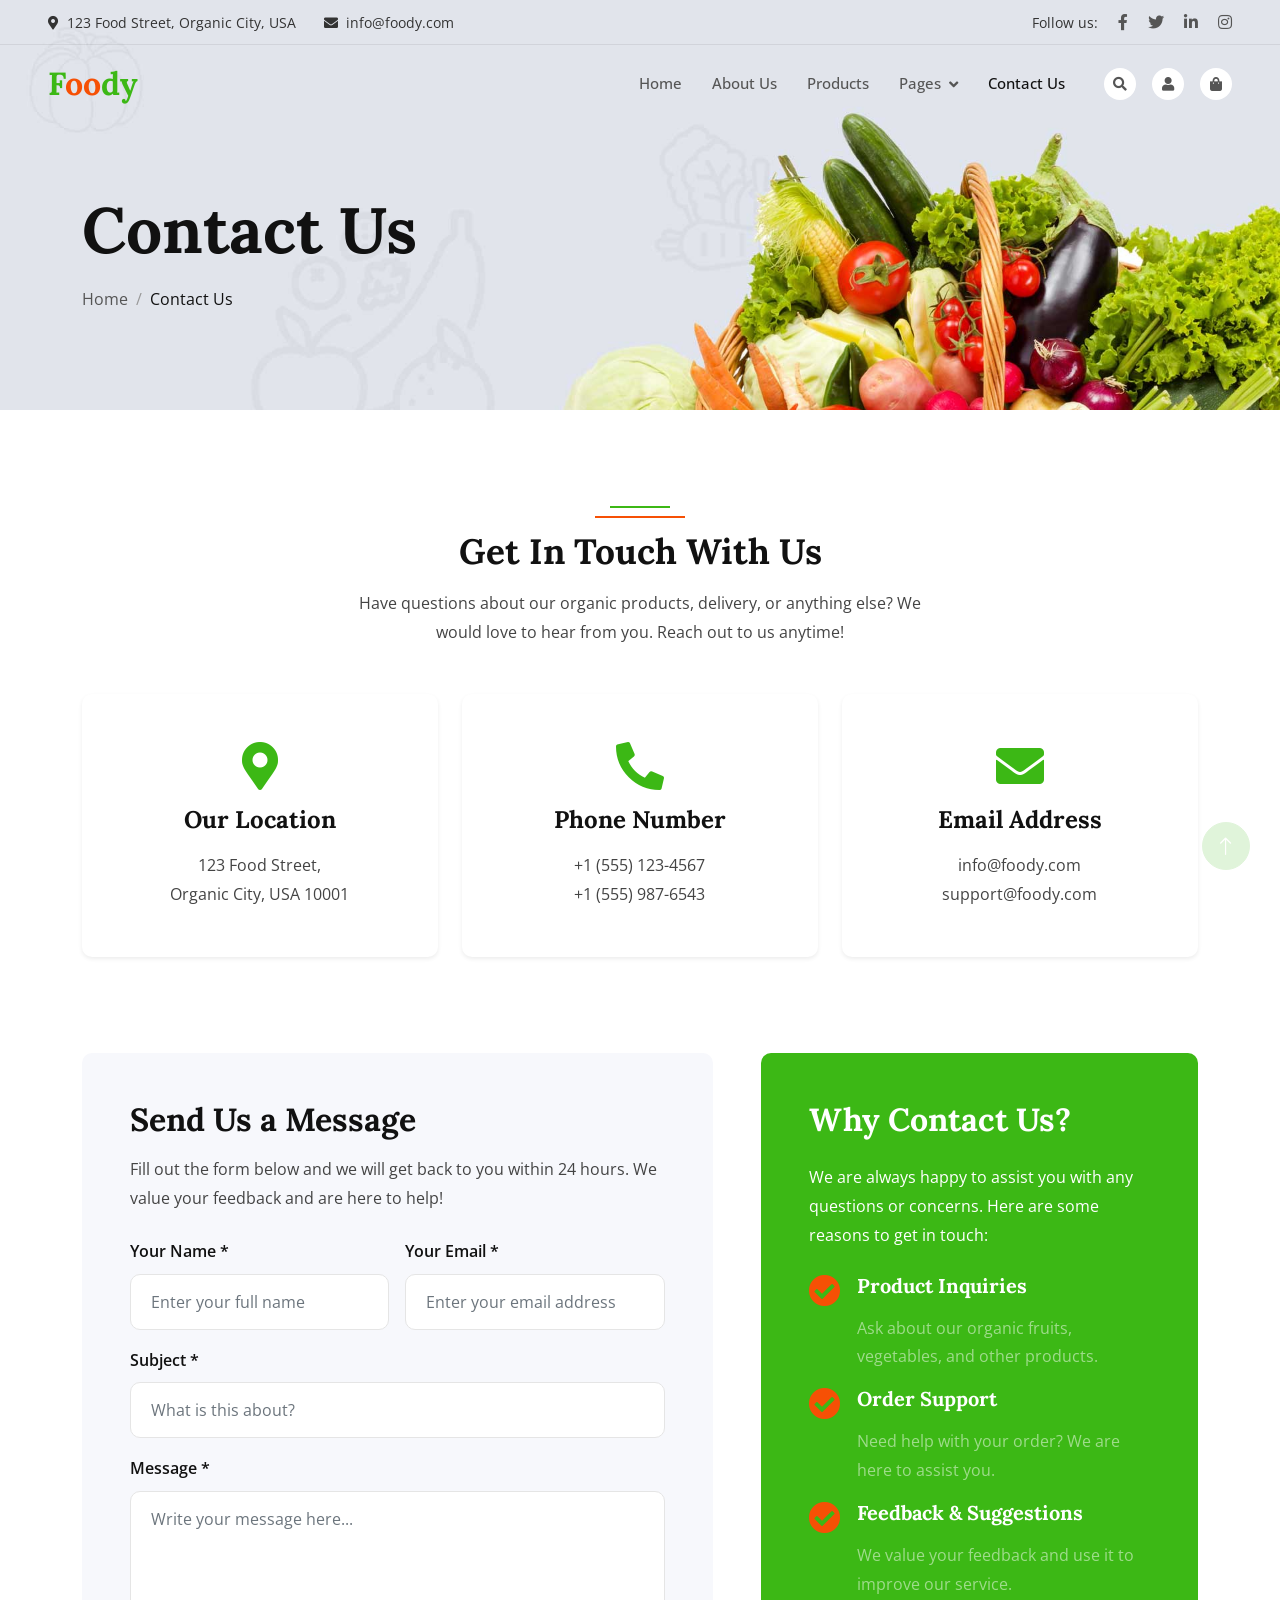
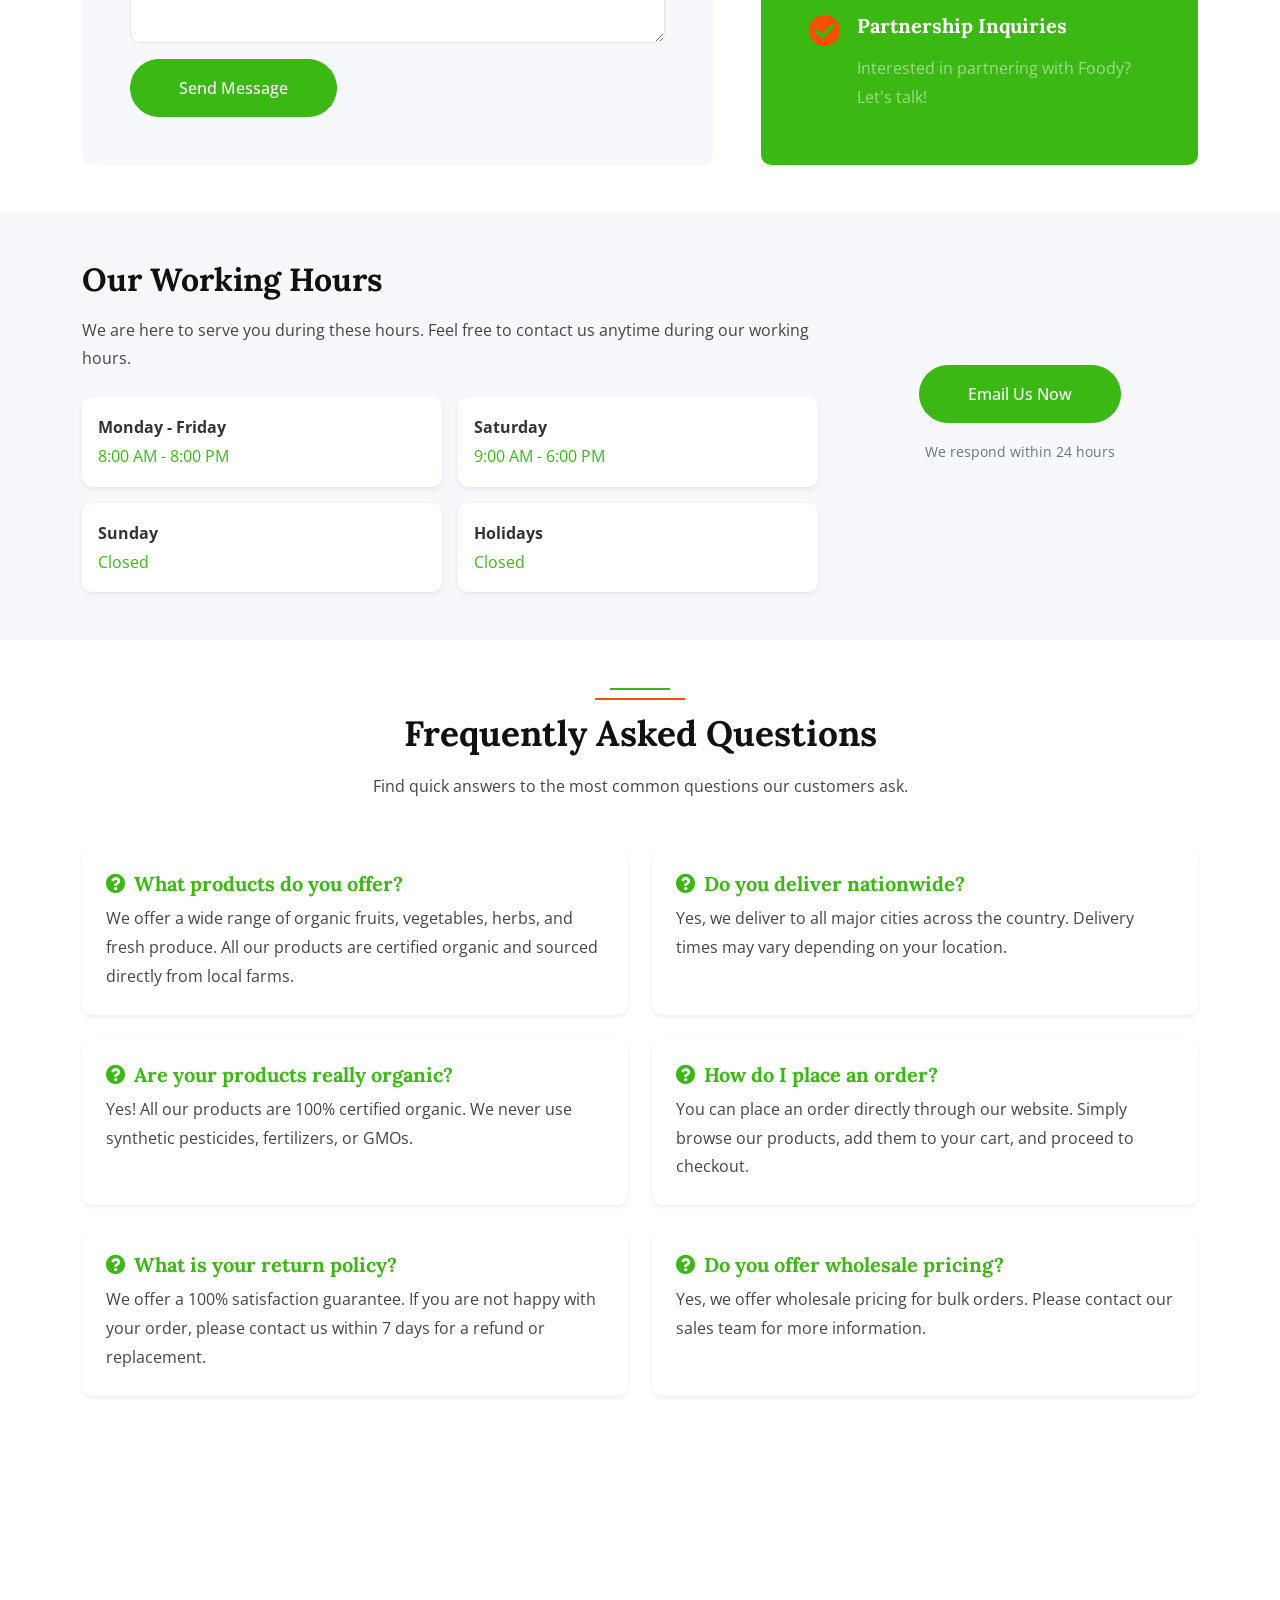
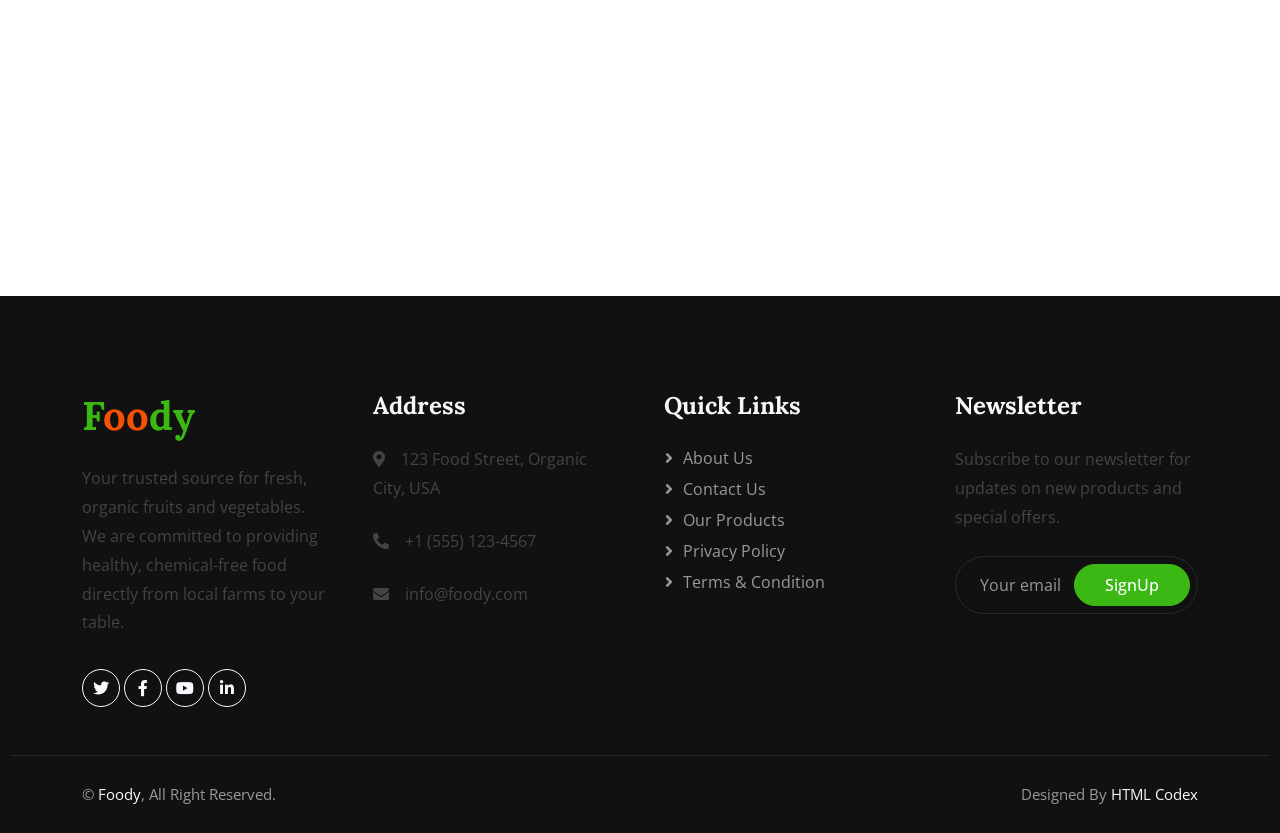
<file: contact.html>
<!DOCTYPE html>
<html lang="en">

<head>
    <meta charset="utf-8">
    <title>Contact Us - Foody | Get In Touch With Organic Food Experts</title>
    <meta content="width=device-width, initial-scale=1.0" name="viewport">
    <meta content="contact Foody, organic food support, customer service, fresh vegetables, organic fruits, healthy food inquiries" name="keywords">
    <meta content="Contact Foody for any questions about our organic products. We're here to help with orders, deliveries, feedback, and partnership inquiries." name="description">

    <!-- Favicon -->
    <link href="img/favicon.ico" rel="icon">

    <!-- Google Web Fonts -->
    <link rel="preconnect" href="https://fonts.googleapis.com">
    <link rel="preconnect" href="https://fonts.gstatic.com" crossorigin>
    <link href="https://fonts.googleapis.com/css2?family=Open+Sans:wght@400;500&family=Lora:wght@600;700&display=swap" rel="stylesheet">

    <!-- Icon Font Stylesheet -->
    <link href="https://cdnjs.cloudflare.com/ajax/libs/font-awesome/5.10.0/css/all.min.css" rel="stylesheet">
    <link href="https://cdn.jsdelivr.net/npm/bootstrap-icons@1.4.1/font/bootstrap-icons.css" rel="stylesheet">

    <!-- Libraries Stylesheet -->
    <link href="lib/animate/animate.min.css" rel="stylesheet">
    <link href="lib/owlcarousel/assets/owl.carousel.min.css" rel="stylesheet">

    <!-- Customized Bootstrap Stylesheet -->
    <link href="css/bootstrap.min.css" rel="stylesheet">

    <!-- Template Stylesheet -->
    <link href="css/style.css" rel="stylesheet">
</head>

<body>
    <!-- Spinner Start -->
    <div id="spinner" class="show bg-white position-fixed translate-middle w-100 vh-100 top-50 start-50 d-flex align-items-center justify-content-center">
        <div class="spinner-border text-primary" role="status"></div>
    </div>
    <!-- Spinner End -->


    <!-- Navbar Start -->
    <div class="container-fluid fixed-top px-0 wow fadeIn" data-wow-delay="0.1s">
        <div class="top-bar row gx-0 align-items-center d-none d-lg-flex">
            <div class="col-lg-6 px-5 text-start">
                <small><i class="fa fa-map-marker-alt me-2"></i>123 Food Street, Organic City, USA</small>
                <small class="ms-4"><i class="fa fa-envelope me-2"></i>info@foody.com</small>
            </div>
            <div class="col-lg-6 px-5 text-end">
                <small>Follow us:</small>
                <a class="text-body ms-3" href="#"><i class="fab fa-facebook-f"></i></a>
                <a class="text-body ms-3" href="#"><i class="fab fa-twitter"></i></a>
                <a class="text-body ms-3" href="#"><i class="fab fa-linkedin-in"></i></a>
                <a class="text-body ms-3" href="#"><i class="fab fa-instagram"></i></a>
            </div>
        </div>

        <nav class="navbar navbar-expand-lg navbar-light py-lg-0 px-lg-5 wow fadeIn" data-wow-delay="0.1s">
            <a href="index.html" class="navbar-brand ms-4 ms-lg-0">
                <h1 class="fw-bold text-primary m-0">F<span class="text-secondary">oo</span>dy</h1>
            </a>
            <button type="button" class="navbar-toggler me-4" data-bs-toggle="collapse" data-bs-target="#navbarCollapse">
                <span class="navbar-toggler-icon"></span>
            </button>
            <div class="collapse navbar-collapse" id="navbarCollapse">
                <div class="navbar-nav ms-auto p-4 p-lg-0">
                    <a href="index.html" class="nav-item nav-link">Home</a>
                    <a href="about.html" class="nav-item nav-link">About Us</a>
                    <a href="product.html" class="nav-item nav-link">Products</a>
                    <div class="nav-item dropdown">
                        <a href="#" class="nav-link dropdown-toggle" data-bs-toggle="dropdown">Pages</a>
                        <div class="dropdown-menu m-0">
                            <a href="blog.html" class="dropdown-item">Blog Grid</a>
                            <a href="feature.html" class="dropdown-item">Our Features</a>
                            <a href="testimonial.html" class="dropdown-item">Testimonial</a>
                            <a href="privacy-policy.html" class="dropdown-item">Privacy Policy</a>
                        </div>
                    </div>
                    <a href="contact.html" class="nav-item nav-link active">Contact Us</a>
                </div>
                <div class="d-none d-lg-flex ms-2">
                    <a class="btn-sm-square bg-white rounded-circle ms-3" href="#">
                        <small class="fa fa-search text-body"></small>
                    </a>
                    <a class="btn-sm-square bg-white rounded-circle ms-3" href="#">
                        <small class="fa fa-user text-body"></small>
                    </a>
                    <a class="btn-sm-square bg-white rounded-circle ms-3" href="#">
                        <small class="fa fa-shopping-bag text-body"></small>
                    </a>
                </div>
            </div>
        </nav>
    </div>
    <!-- Navbar End -->


    <!-- Page Header Start -->
    <div class="container-fluid page-header mb-5 wow fadeIn" data-wow-delay="0.1s">
        <div class="container">
            <h1 class="display-3 mb-3 animated slideInDown">Contact Us</h1>
            <nav aria-label="breadcrumb animated slideInDown">
                <ol class="breadcrumb mb-0">
                    <li class="breadcrumb-item"><a class="text-body" href="index.html">Home</a></li>
                    <li class="breadcrumb-item text-dark active" aria-current="page">Contact Us</li>
                </ol>
            </nav>
        </div>
    </div>
    <!-- Page Header End -->


    <!-- Contact Info Start - SECTION 1 -->
    <div class="container-xxl py-5">
        <div class="container">
            <div class="section-header text-center mx-auto mb-5 wow fadeInUp" data-wow-delay="0.1s" style="max-width: 600px;">
                <h1 class="display-5 mb-3">Get In Touch With Us</h1>
                <p>Have questions about our organic products, delivery, or anything else? We would love to hear from you. Reach out to us anytime!</p>
            </div>
            <div class="row g-4">
                <div class="col-lg-4 col-md-6 wow fadeInUp" data-wow-delay="0.1s">
                    <div class="bg-white text-center h-100 p-4 p-xl-5 rounded shadow-sm">
                        <i class="fa fa-map-marker-alt fa-3x text-primary mb-3"></i>
                        <h4 class="mb-3">Our Location</h4>
                        <p class="mb-0">123 Food Street,<br>Organic City, USA 10001</p>
                    </div>
                </div>
                <div class="col-lg-4 col-md-6 wow fadeInUp" data-wow-delay="0.3s">
                    <div class="bg-white text-center h-100 p-4 p-xl-5 rounded shadow-sm">
                        <i class="fa fa-phone-alt fa-3x text-primary mb-3"></i>
                        <h4 class="mb-3">Phone Number</h4>
                        <p class="mb-0">+1 (555) 123-4567</p>
                        <p class="mb-0">+1 (555) 987-6543</p>
                    </div>
                </div>
                <div class="col-lg-4 col-md-6 wow fadeInUp" data-wow-delay="0.5s">
                    <div class="bg-white text-center h-100 p-4 p-xl-5 rounded shadow-sm">
                        <i class="fa fa-envelope fa-3x text-primary mb-3"></i>
                        <h4 class="mb-3">Email Address</h4>
                        <p class="mb-0">info@foody.com</p>
                        <p class="mb-0">support@foody.com</p>
                    </div>
                </div>
            </div>
        </div>
    </div>
    <!-- Contact Info End -->


    <!-- Contact Form Start - SECTION 2 -->
    <div class="container-xxl py-5">
        <div class="container">
            <div class="row g-5">
                <div class="col-lg-7 wow fadeIn" data-wow-delay="0.1s">
                    <div class="bg-light p-5 rounded">
                        <h2 class="mb-3">Send Us a Message</h2>
                        <p class="mb-4">Fill out the form below and we will get back to you within 24 hours. We value your feedback and are here to help!</p>
                        <form class="contact-form">
                            <div class="row g-3">
                                <div class="col-md-6">
                                    <label class="form-label" for="name">Your Name *</label>
                                    <input type="text" class="form-control" id="name" placeholder="Enter your full name" required>
                                </div>
                                <div class="col-md-6">
                                    <label class="form-label" for="email">Your Email *</label>
                                    <input type="email" class="form-control" id="email" placeholder="Enter your email address" required>
                                </div>
                                <div class="col-12">
                                    <label class="form-label" for="subject">Subject *</label>
                                    <input type="text" class="form-control" id="subject" placeholder="What is this about?" required>
                                </div>
                                <div class="col-12">
                                    <label class="form-label" for="message">Message *</label>
                                    <textarea class="form-control" id="message" rows="5" placeholder="Write your message here..." required></textarea>
                                </div>
                                <div class="col-12">
                                    <button class="btn btn-primary rounded-pill py-3 px-5" type="submit">Send Message</button>
                                </div>
                            </div>
                        </form>
                    </div>
                </div>
                <div class="col-lg-5 wow fadeIn" data-wow-delay="0.5s">
                    <div class="bg-primary text-white p-5 rounded h-100">
                        <h2 class="text-white mb-4">Why Contact Us?</h2>
                        <p class="text-white mb-4">We are always happy to assist you with any questions or concerns. Here are some reasons to get in touch:</p>
                        <div class="d-flex mb-3">
                            <i class="fa fa-check-circle fa-2x text-secondary me-3"></i>
                            <div>
                                <h5 class="text-white">Product Inquiries</h5>
                                <p class="text-white-50 mb-0">Ask about our organic fruits, vegetables, and other products.</p>
                            </div>
                        </div>
                        <div class="d-flex mb-3">
                            <i class="fa fa-check-circle fa-2x text-secondary me-3"></i>
                            <div>
                                <h5 class="text-white">Order Support</h5>
                                <p class="text-white-50 mb-0">Need help with your order? We are here to assist you.</p>
                            </div>
                        </div>
                        <div class="d-flex mb-3">
                            <i class="fa fa-check-circle fa-2x text-secondary me-3"></i>
                            <div>
                                <h5 class="text-white">Feedback & Suggestions</h5>
                                <p class="text-white-50 mb-0">We value your feedback and use it to improve our service.</p>
                            </div>
                        </div>
                        <div class="d-flex">
                            <i class="fa fa-check-circle fa-2x text-secondary me-3"></i>
                            <div>
                                <h5 class="text-white">Partnership Inquiries</h5>
                                <p class="text-white-50 mb-0">Interested in partnering with Foody? Let's talk!</p>
                            </div>
                        </div>
                    </div>
                </div>
            </div>
        </div>
    </div>
    <!-- Contact Form End -->


    <!-- Working Hours Start - SECTION 3 -->
    <div class="container-fluid bg-light py-5">
        <div class="container">
            <div class="row g-4 align-items-center">
                <div class="col-lg-8 wow fadeIn" data-wow-delay="0.1s">
                    <h2 class="mb-3">Our Working Hours</h2>
                    <p class="mb-4">We are here to serve you during these hours. Feel free to contact us anytime during our working hours.</p>
                    <div class="row g-3">
                        <div class="col-sm-6">
                            <div class="bg-white p-3 rounded shadow-sm">
                                <span class="fw-bold">Monday - Friday</span>
                                <span class="text-primary d-block">8:00 AM - 8:00 PM</span>
                            </div>
                        </div>
                        <div class="col-sm-6">
                            <div class="bg-white p-3 rounded shadow-sm">
                                <span class="fw-bold">Saturday</span>
                                <span class="text-primary d-block">9:00 AM - 6:00 PM</span>
                            </div>
                        </div>
                        <div class="col-sm-6">
                            <div class="bg-white p-3 rounded shadow-sm">
                                <span class="fw-bold">Sunday</span>
                                <span class="text-primary d-block">Closed</span>
                            </div>
                        </div>
                        <div class="col-sm-6">
                            <div class="bg-white p-3 rounded shadow-sm">
                                <span class="fw-bold">Holidays</span>
                                <span class="text-primary d-block">Closed</span>
                            </div>
                        </div>
                    </div>
                </div>
                <div class="col-lg-4 text-center wow fadeIn" data-wow-delay="0.3s">
                    <a href="mailto:info@foody.com" class="btn btn-primary rounded-pill py-3 px-5">Email Us Now</a>
                    <p class="mt-3 small text-muted">We respond within 24 hours</p>
                </div>
            </div>
        </div>
    </div>
    <!-- Working Hours End -->


    <!-- FAQ Section Start - SECTION 4 -->
    <div class="container-xxl py-5">
        <div class="container">
            <div class="section-header text-center mx-auto mb-5 wow fadeInUp" data-wow-delay="0.1s" style="max-width: 600px;">
                <h1 class="display-5 mb-3">Frequently Asked Questions</h1>
                <p>Find quick answers to the most common questions our customers ask.</p>
            </div>
            <div class="row g-4">
                <div class="col-lg-6 wow fadeInUp" data-wow-delay="0.1s">
                    <div class="bg-white p-4 rounded shadow-sm h-100">
                        <h5 class="text-primary mb-2"><i class="fa fa-question-circle me-2"></i>What products do you offer?</h5>
                        <p class="mb-0">We offer a wide range of organic fruits, vegetables, herbs, and fresh produce. All our products are certified organic and sourced directly from local farms.</p>
                    </div>
                </div>
                <div class="col-lg-6 wow fadeInUp" data-wow-delay="0.2s">
                    <div class="bg-white p-4 rounded shadow-sm h-100">
                        <h5 class="text-primary mb-2"><i class="fa fa-question-circle me-2"></i>Do you deliver nationwide?</h5>
                        <p class="mb-0">Yes, we deliver to all major cities across the country. Delivery times may vary depending on your location.</p>
                    </div>
                </div>
                <div class="col-lg-6 wow fadeInUp" data-wow-delay="0.3s">
                    <div class="bg-white p-4 rounded shadow-sm h-100">
                        <h5 class="text-primary mb-2"><i class="fa fa-question-circle me-2"></i>Are your products really organic?</h5>
                        <p class="mb-0">Yes! All our products are 100% certified organic. We never use synthetic pesticides, fertilizers, or GMOs.</p>
                    </div>
                </div>
                <div class="col-lg-6 wow fadeInUp" data-wow-delay="0.4s">
                    <div class="bg-white p-4 rounded shadow-sm h-100">
                        <h5 class="text-primary mb-2"><i class="fa fa-question-circle me-2"></i>How do I place an order?</h5>
                        <p class="mb-0">You can place an order directly through our website. Simply browse our products, add them to your cart, and proceed to checkout.</p>
                    </div>
                </div>
                <div class="col-lg-6 wow fadeInUp" data-wow-delay="0.5s">
                    <div class="bg-white p-4 rounded shadow-sm h-100">
                        <h5 class="text-primary mb-2"><i class="fa fa-question-circle me-2"></i>What is your return policy?</h5>
                        <p class="mb-0">We offer a 100% satisfaction guarantee. If you are not happy with your order, please contact us within 7 days for a refund or replacement.</p>
                    </div>
                </div>
                <div class="col-lg-6 wow fadeInUp" data-wow-delay="0.6s">
                    <div class="bg-white p-4 rounded shadow-sm h-100">
                        <h5 class="text-primary mb-2"><i class="fa fa-question-circle me-2"></i>Do you offer wholesale pricing?</h5>
                        <p class="mb-0">Yes, we offer wholesale pricing for bulk orders. Please contact our sales team for more information.</p>
                    </div>
                </div>
            </div>
        </div>
    </div>
    <!-- FAQ Section End -->


    <!-- Google Map Start -->
    <div class="container-xxl px-0 wow fadeIn" data-wow-delay="0.1s" style="margin-bottom: -6px;">
        <iframe class="w-100" style="height: 450px;" 
            src="https://www.google.com/maps/embed?pb=!1m18!1m12!1m3!1d3001156.4288297426!2d-78.01371936852176!3d42.72876761954724!2m3!1f0!2f0!3f0!3m2!1i1024!2i768!4f13.1!3m3!1m2!1s0x4ccc4bf0f123a5a9%3A0xddcfc6c1de189567!2sNew%20York%2C%20USA!5e0!3m2!1sen!2sbd!4v1603794290143!5m2!1sen!2sbd" 
            frameborder="0" allowfullscreen="" aria-hidden="false" tabindex="0" loading="lazy"></iframe>
    </div>
    <!-- Google Map End -->


    <!-- Footer Start -->
    <div class="container-fluid bg-dark footer pt-5 wow fadeIn" data-wow-delay="0.1s">
        <div class="container py-5">
            <div class="row g-5">
                <div class="col-lg-3 col-md-6">
                    <h1 class="fw-bold text-primary mb-4">F<span class="text-secondary">oo</span>dy</h1>
                    <p>Your trusted source for fresh, organic fruits and vegetables. We are committed to providing healthy, chemical-free food directly from local farms to your table.</p>
                    <div class="d-flex pt-2">
                        <a class="btn btn-square btn-outline-light rounded-circle me-1" href="#"><i class="fab fa-twitter"></i></a>
                        <a class="btn btn-square btn-outline-light rounded-circle me-1" href="#"><i class="fab fa-facebook-f"></i></a>
                        <a class="btn btn-square btn-outline-light rounded-circle me-1" href="#"><i class="fab fa-youtube"></i></a>
                        <a class="btn btn-square btn-outline-light rounded-circle me-0" href="#"><i class="fab fa-linkedin-in"></i></a>
                    </div>
                </div>
                <div class="col-lg-3 col-md-6">
                    <h4 class="text-light mb-4">Address</h4>
                    <p><i class="fa fa-map-marker-alt me-3"></i>123 Food Street, Organic City, USA</p>
                    <p><i class="fa fa-phone-alt me-3"></i>+1 (555) 123-4567</p>
                    <p><i class="fa fa-envelope me-3"></i>info@foody.com</p>
                </div>
                <div class="col-lg-3 col-md-6">
                    <h4 class="text-light mb-4">Quick Links</h4>
                    <a class="btn btn-link" href="about.html">About Us</a>
                    <a class="btn btn-link" href="contact.html">Contact Us</a>
                    <a class="btn btn-link" href="product.html">Our Products</a>
                    <a class="btn btn-link" href="privacy-policy.html">Privacy Policy</a>
                    <a class="btn btn-link" href="terms.html">Terms & Condition</a>
                </div>
                <div class="col-lg-3 col-md-6">
                    <h4 class="text-light mb-4">Newsletter</h4>
                    <p>Subscribe to our newsletter for updates on new products and special offers.</p>
                    <div class="position-relative mx-auto" style="max-width: 400px;">
                        <input class="form-control bg-transparent w-100 py-3 ps-4 pe-5" type="email" placeholder="Your email">
                        <button type="button" class="btn btn-primary py-2 position-absolute top-0 end-0 mt-2 me-2">SignUp</button>
                    </div>
                </div>
            </div>
        </div>
        <div class="container-fluid copyright">
            <div class="container">
                <div class="row">
                    <div class="col-md-6 text-center text-md-start mb-3 mb-md-0">
                        &copy; <a href="index.html">Foody</a>, All Right Reserved.
                    </div>
                    <div class="col-md-6 text-center text-md-end">
                        Designed By <a href="https://htmlcodex.com">HTML Codex</a>
                    </div>
                </div>
            </div>
        </div>
    </div>
    <!-- Footer End -->


    <!-- Back to Top -->
    <a href="#" class="btn btn-lg btn-primary btn-lg-square rounded-circle back-to-top"><i class="bi bi-arrow-up"></i></a>


    <!-- JavaScript Libraries -->
    <script src="https://code.jquery.com/jquery-3.4.1.min.js"></script>
    <script src="https://cdn.jsdelivr.net/npm/bootstrap@5.0.0/dist/js/bootstrap.bundle.min.js"></script>
    <script src="lib/wow/wow.min.js"></script>
    <script src="lib/easing/easing.min.js"></script>
    <script src="lib/waypoints/waypoints.min.js"></script>
    <script src="lib/owlcarousel/owl.carousel.min.js"></script>

    <!-- Template Javascript -->
    <script src="js/main.js"></script>
</body>

</html>
</file>
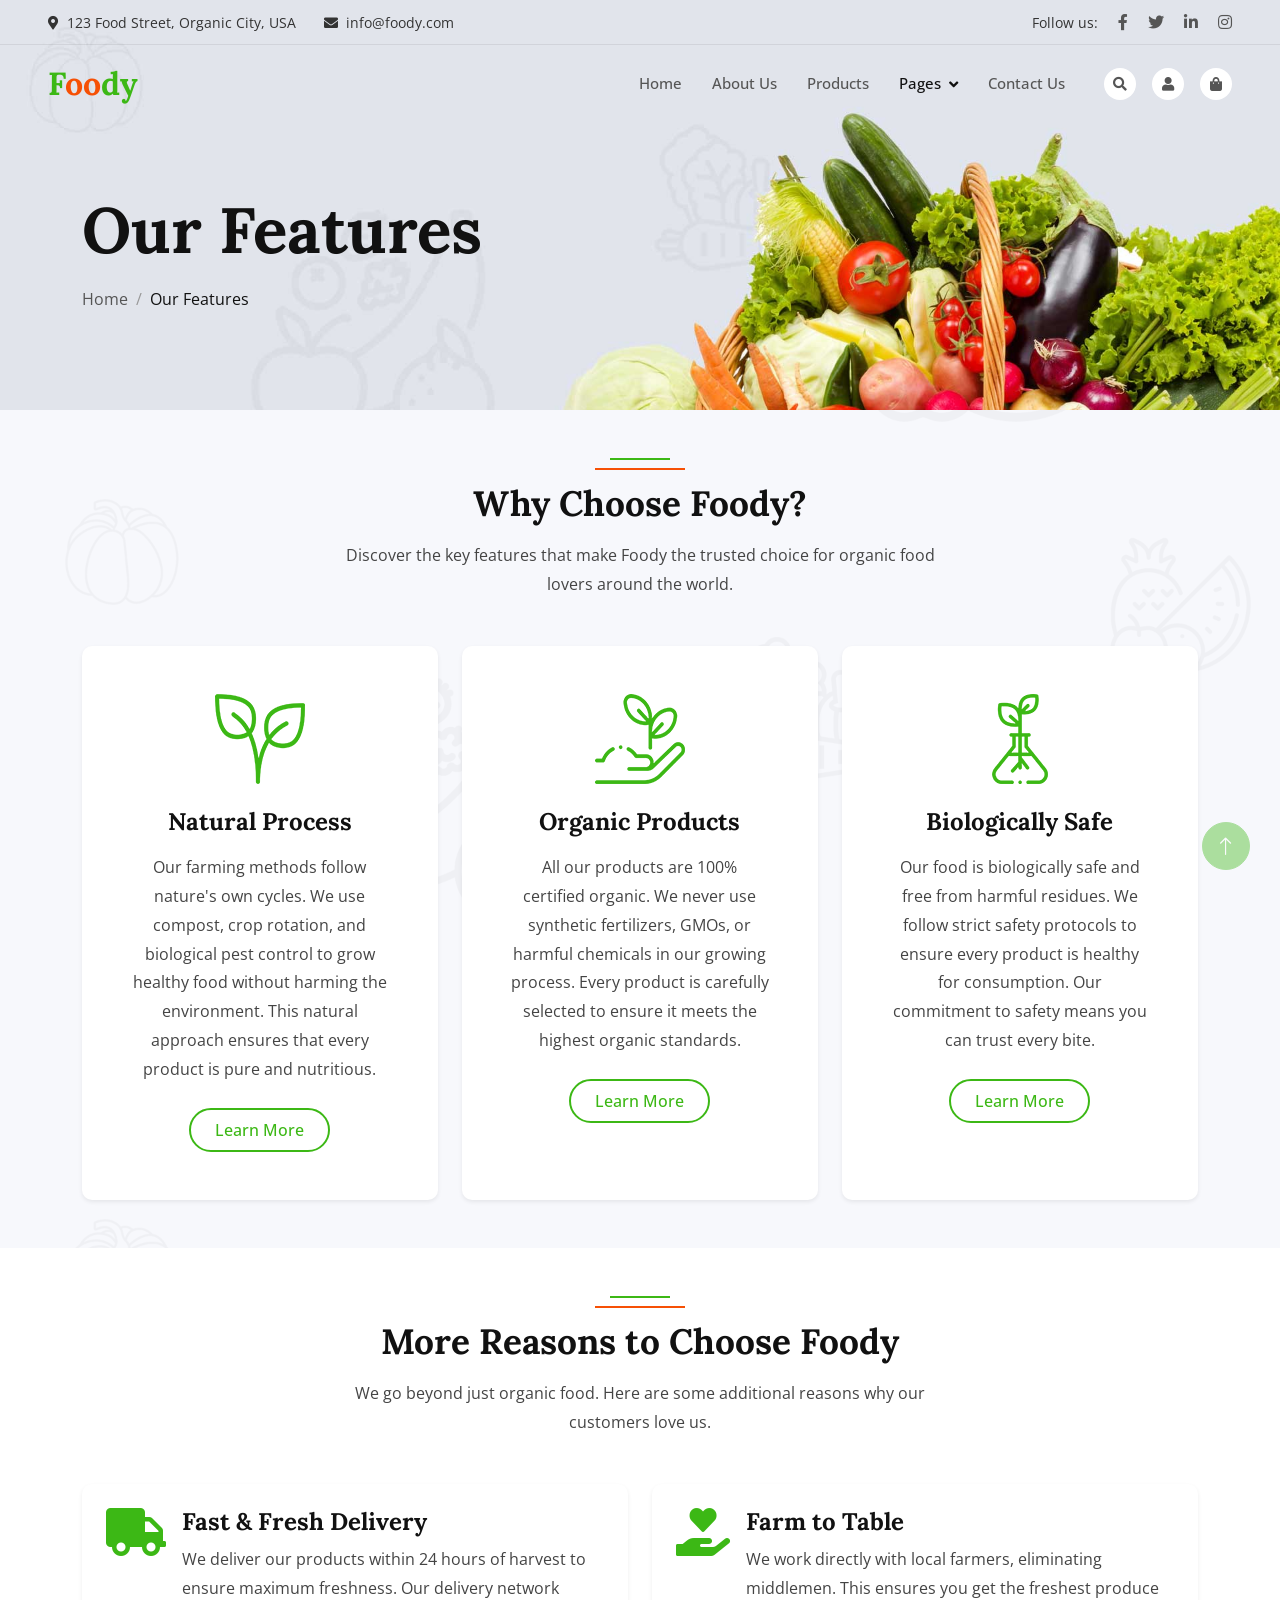
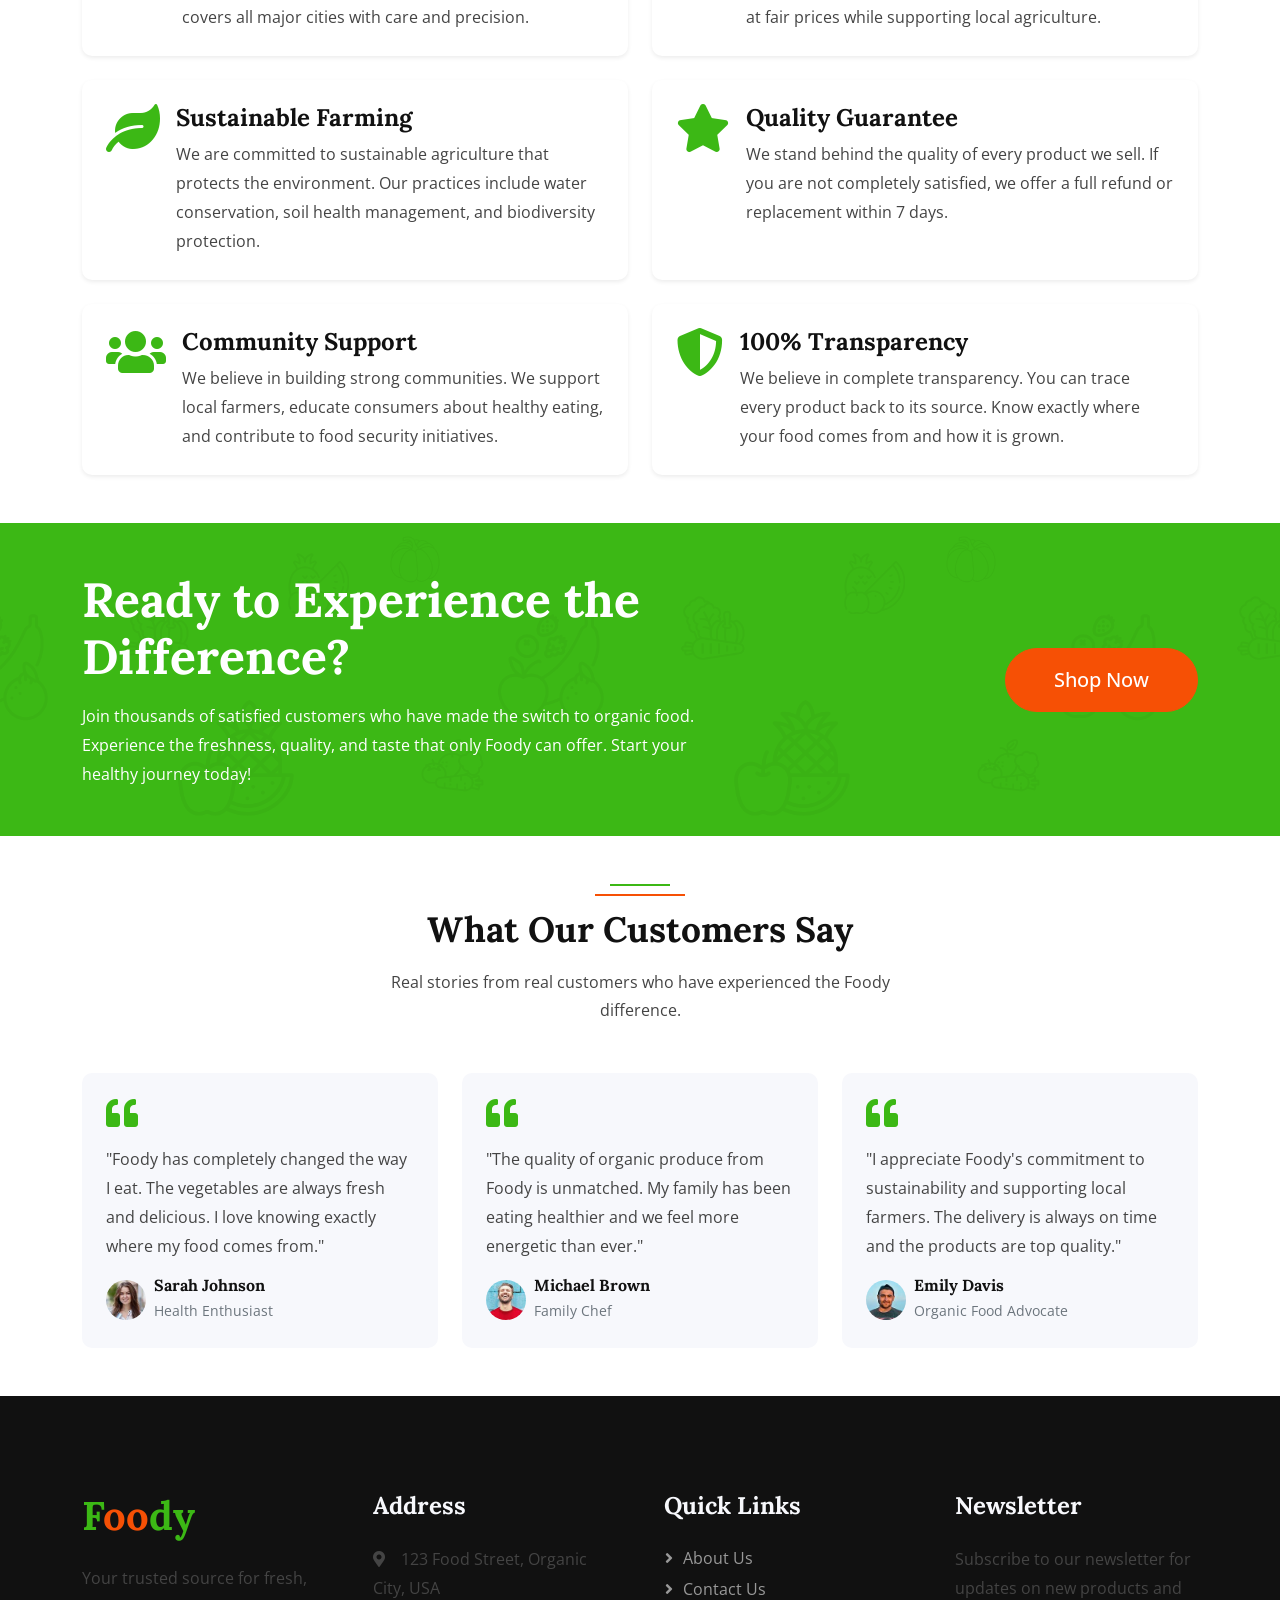
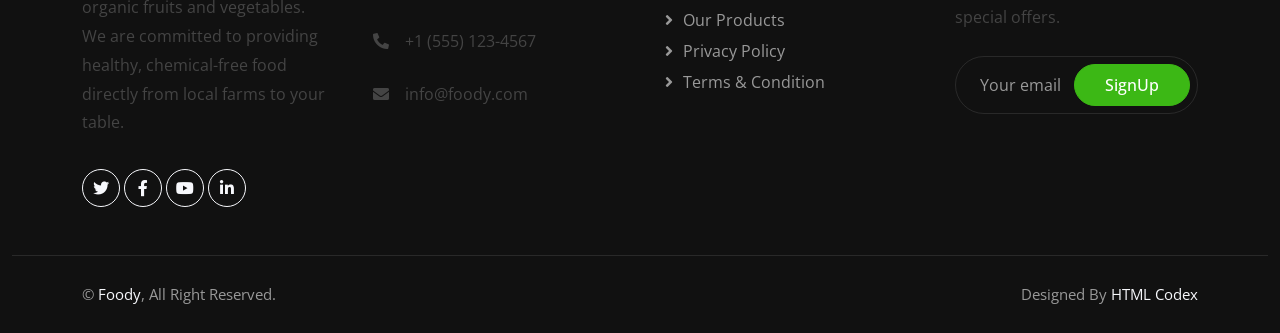
<file: feature.html>
<!DOCTYPE html>
<html lang="en">

<head>
    <meta charset="utf-8">
    <title>Our Features - Foody | Why Choose Organic Food</title>
    <meta content="width=device-width, initial-scale=1.0" name="viewport">
    <meta content="organic food features, natural farming, organic products, biologically safe food, Foody features, healthy eating" name="keywords">
    <meta content="Discover the key features of Foody - from natural farming processes to certified organic products. Learn why we are the trusted choice for healthy food." name="description">

    <!-- Favicon -->
    <link href="img/favicon.ico" rel="icon">

    <!-- Google Web Fonts -->
    <link rel="preconnect" href="https://fonts.googleapis.com">
    <link rel="preconnect" href="https://fonts.gstatic.com" crossorigin>
    <link href="https://fonts.googleapis.com/css2?family=Open+Sans:wght@400;500&family=Lora:wght@600;700&display=swap" rel="stylesheet">

    <!-- Icon Font Stylesheet -->
    <link href="https://cdnjs.cloudflare.com/ajax/libs/font-awesome/5.10.0/css/all.min.css" rel="stylesheet">
    <link href="https://cdn.jsdelivr.net/npm/bootstrap-icons@1.4.1/font/bootstrap-icons.css" rel="stylesheet">

    <!-- Libraries Stylesheet -->
    <link href="lib/animate/animate.min.css" rel="stylesheet">
    <link href="lib/owlcarousel/assets/owl.carousel.min.css" rel="stylesheet">

    <!-- Customized Bootstrap Stylesheet -->
    <link href="css/bootstrap.min.css" rel="stylesheet">

    <!-- Template Stylesheet -->
    <link href="css/style.css" rel="stylesheet">
</head>

<body>
    <!-- Spinner Start -->
    <div id="spinner" class="show bg-white position-fixed translate-middle w-100 vh-100 top-50 start-50 d-flex align-items-center justify-content-center">
        <div class="spinner-border text-primary" role="status"></div>
    </div>
    <!-- Spinner End -->


    <!-- Navbar Start -->
    <div class="container-fluid fixed-top px-0 wow fadeIn" data-wow-delay="0.1s">
        <div class="top-bar row gx-0 align-items-center d-none d-lg-flex">
            <div class="col-lg-6 px-5 text-start">
                <small><i class="fa fa-map-marker-alt me-2"></i>123 Food Street, Organic City, USA</small>
                <small class="ms-4"><i class="fa fa-envelope me-2"></i>info@foody.com</small>
            </div>
            <div class="col-lg-6 px-5 text-end">
                <small>Follow us:</small>
                <a class="text-body ms-3" href="#"><i class="fab fa-facebook-f"></i></a>
                <a class="text-body ms-3" href="#"><i class="fab fa-twitter"></i></a>
                <a class="text-body ms-3" href="#"><i class="fab fa-linkedin-in"></i></a>
                <a class="text-body ms-3" href="#"><i class="fab fa-instagram"></i></a>
            </div>
        </div>

        <nav class="navbar navbar-expand-lg navbar-light py-lg-0 px-lg-5 wow fadeIn" data-wow-delay="0.1s">
            <a href="index.html" class="navbar-brand ms-4 ms-lg-0">
                <h1 class="fw-bold text-primary m-0">F<span class="text-secondary">oo</span>dy</h1>
            </a>
            <button type="button" class="navbar-toggler me-4" data-bs-toggle="collapse" data-bs-target="#navbarCollapse">
                <span class="navbar-toggler-icon"></span>
            </button>
            <div class="collapse navbar-collapse" id="navbarCollapse">
                <div class="navbar-nav ms-auto p-4 p-lg-0">
                    <a href="index.html" class="nav-item nav-link">Home</a>
                    <a href="about.html" class="nav-item nav-link">About Us</a>
                    <a href="product.html" class="nav-item nav-link">Products</a>
                    <div class="nav-item dropdown">
                        <a href="#" class="nav-link dropdown-toggle active" data-bs-toggle="dropdown">Pages</a>
                        <div class="dropdown-menu m-0">
                            <a href="blog.html" class="dropdown-item">Blog Grid</a>
                            <a href="feature.html" class="dropdown-item active">Our Features</a>
                            <a href="testimonial.html" class="dropdown-item">Testimonial</a>
                            <a href="privacy-policy.html" class="dropdown-item">Privacy Policy</a>
                        </div>
                    </div>
                    <a href="contact.html" class="nav-item nav-link">Contact Us</a>
                </div>
                <div class="d-none d-lg-flex ms-2">
                    <a class="btn-sm-square bg-white rounded-circle ms-3" href="#">
                        <small class="fa fa-search text-body"></small>
                    </a>
                    <a class="btn-sm-square bg-white rounded-circle ms-3" href="#">
                        <small class="fa fa-user text-body"></small>
                    </a>
                    <a class="btn-sm-square bg-white rounded-circle ms-3" href="#">
                        <small class="fa fa-shopping-bag text-body"></small>
                    </a>
                </div>
            </div>
        </nav>
    </div>
    <!-- Navbar End -->


    <!-- Page Header Start -->
    <div class="container-fluid page-header wow fadeIn" data-wow-delay="0.1s">
        <div class="container">
            <h1 class="display-3 mb-3 animated slideInDown">Our Features</h1>
            <nav aria-label="breadcrumb animated slideInDown">
                <ol class="breadcrumb mb-0">
                    <li class="breadcrumb-item"><a class="text-body" href="index.html">Home</a></li>
                    <li class="breadcrumb-item text-dark active" aria-current="page">Our Features</li>
                </ol>
            </nav>
        </div>
    </div>
    <!-- Page Header End -->


    <!-- Feature Start - SECTION 1 -->
    <div class="container-fluid bg-light bg-icon py-5">
        <div class="container">
            <div class="section-header text-center mx-auto mb-5 wow fadeInUp" data-wow-delay="0.1s" style="max-width: 600px;">
                <h1 class="display-5 mb-3">Why Choose Foody?</h1>
                <p>Discover the key features that make Foody the trusted choice for organic food lovers around the world.</p>
            </div>
            <div class="row g-4">
                <div class="col-lg-4 col-md-6 wow fadeInUp" data-wow-delay="0.1s">
                    <div class="bg-white text-center h-100 p-4 p-xl-5 rounded shadow-sm">
                        <img class="img-fluid mb-4" src="img/icon-1.png" alt="Natural Process">
                        <h4 class="mb-3">Natural Process</h4>
                        <p class="mb-4">Our farming methods follow nature's own cycles. We use compost, crop rotation, and biological pest control to grow healthy food without harming the environment. This natural approach ensures that every product is pure and nutritious.</p>
                        <a class="btn btn-outline-primary border-2 py-2 px-4 rounded-pill" href="about.html">Learn More</a>
                    </div>
                </div>
                <div class="col-lg-4 col-md-6 wow fadeInUp" data-wow-delay="0.3s">
                    <div class="bg-white text-center h-100 p-4 p-xl-5 rounded shadow-sm">
                        <img class="img-fluid mb-4" src="img/icon-2.png" alt="Organic Products">
                        <h4 class="mb-3">Organic Products</h4>
                        <p class="mb-4">All our products are 100% certified organic. We never use synthetic fertilizers, GMOs, or harmful chemicals in our growing process. Every product is carefully selected to ensure it meets the highest organic standards.</p>
                        <a class="btn btn-outline-primary border-2 py-2 px-4 rounded-pill" href="product.html">Learn More</a>
                    </div>
                </div>
                <div class="col-lg-4 col-md-6 wow fadeInUp" data-wow-delay="0.5s">
                    <div class="bg-white text-center h-100 p-4 p-xl-5 rounded shadow-sm">
                        <img class="img-fluid mb-4" src="img/icon-3.png" alt="Biologically Safe">
                        <h4 class="mb-3">Biologically Safe</h4>
                        <p class="mb-4">Our food is biologically safe and free from harmful residues. We follow strict safety protocols to ensure every product is healthy for consumption. Our commitment to safety means you can trust every bite.</p>
                        <a class="btn btn-outline-primary border-2 py-2 px-4 rounded-pill" href="about.html">Learn More</a>
                    </div>
                </div>
            </div>
        </div>
    </div>
    <!-- Feature End -->


    <!-- Additional Features Start - SECTION 2 -->
    <div class="container-xxl py-5">
        <div class="container">
            <div class="section-header text-center mx-auto mb-5 wow fadeInUp" data-wow-delay="0.1s" style="max-width: 600px;">
                <h1 class="display-5 mb-3">More Reasons to Choose Foody</h1>
                <p>We go beyond just organic food. Here are some additional reasons why our customers love us.</p>
            </div>
            <div class="row g-4">
                <div class="col-md-6 wow fadeInUp" data-wow-delay="0.1s">
                    <div class="bg-white p-4 rounded shadow-sm h-100 d-flex">
                        <i class="fa fa-truck fa-3x text-primary me-3 flex-shrink-0"></i>
                        <div>
                            <h4 class="mb-2">Fast & Fresh Delivery</h4>
                            <p class="mb-0">We deliver our products within 24 hours of harvest to ensure maximum freshness. Our delivery network covers all major cities with care and precision.</p>
                        </div>
                    </div>
                </div>
                <div class="col-md-6 wow fadeInUp" data-wow-delay="0.2s">
                    <div class="bg-white p-4 rounded shadow-sm h-100 d-flex">
                        <i class="fa fa-hand-holding-heart fa-3x text-primary me-3 flex-shrink-0"></i>
                        <div>
                            <h4 class="mb-2">Farm to Table</h4>
                            <p class="mb-0">We work directly with local farmers, eliminating middlemen. This ensures you get the freshest produce at fair prices while supporting local agriculture.</p>
                        </div>
                    </div>
                </div>
                <div class="col-md-6 wow fadeInUp" data-wow-delay="0.3s">
                    <div class="bg-white p-4 rounded shadow-sm h-100 d-flex">
                        <i class="fa fa-leaf fa-3x text-primary me-3 flex-shrink-0"></i>
                        <div>
                            <h4 class="mb-2">Sustainable Farming</h4>
                            <p class="mb-0">We are committed to sustainable agriculture that protects the environment. Our practices include water conservation, soil health management, and biodiversity protection.</p>
                        </div>
                    </div>
                </div>
                <div class="col-md-6 wow fadeInUp" data-wow-delay="0.4s">
                    <div class="bg-white p-4 rounded shadow-sm h-100 d-flex">
                        <i class="fa fa-star fa-3x text-primary me-3 flex-shrink-0"></i>
                        <div>
                            <h4 class="mb-2">Quality Guarantee</h4>
                            <p class="mb-0">We stand behind the quality of every product we sell. If you are not completely satisfied, we offer a full refund or replacement within 7 days.</p>
                        </div>
                    </div>
                </div>
                <div class="col-md-6 wow fadeInUp" data-wow-delay="0.5s">
                    <div class="bg-white p-4 rounded shadow-sm h-100 d-flex">
                        <i class="fa fa-users fa-3x text-primary me-3 flex-shrink-0"></i>
                        <div>
                            <h4 class="mb-2">Community Support</h4>
                            <p class="mb-0">We believe in building strong communities. We support local farmers, educate consumers about healthy eating, and contribute to food security initiatives.</p>
                        </div>
                    </div>
                </div>
                <div class="col-md-6 wow fadeInUp" data-wow-delay="0.6s">
                    <div class="bg-white p-4 rounded shadow-sm h-100 d-flex">
                        <i class="fa fa-shield-alt fa-3x text-primary me-3 flex-shrink-0"></i>
                        <div>
                            <h4 class="mb-2">100% Transparency</h4>
                            <p class="mb-0">We believe in complete transparency. You can trace every product back to its source. Know exactly where your food comes from and how it is grown.</p>
                        </div>
                    </div>
                </div>
            </div>
        </div>
    </div>
    <!-- Additional Features End -->


    <!-- Call to Action Start - SECTION 3 -->
    <div class="container-fluid bg-primary bg-icon py-5">
        <div class="container">
            <div class="row g-5 align-items-center">
                <div class="col-md-7 wow fadeIn" data-wow-delay="0.1s">
                    <h1 class="display-5 text-white mb-3">Ready to Experience the Difference?</h1>
                    <p class="text-white mb-0">Join thousands of satisfied customers who have made the switch to organic food. Experience the freshness, quality, and taste that only Foody can offer. Start your healthy journey today!</p>
                </div>
                <div class="col-md-5 text-md-end wow fadeIn" data-wow-delay="0.5s">
                    <a class="btn btn-lg btn-secondary rounded-pill py-3 px-5" href="product.html">Shop Now</a>
                </div>
            </div>
        </div>
    </div>
    <!-- Call to Action End -->


    <!-- Testimonial Start - SECTION 4 -->
    <div class="container-xxl py-5">
        <div class="container">
            <div class="section-header text-center mx-auto mb-5 wow fadeInUp" data-wow-delay="0.1s" style="max-width: 500px;">
                <h1 class="display-5 mb-3">What Our Customers Say</h1>
                <p>Real stories from real customers who have experienced the Foody difference.</p>
            </div>
            <div class="row g-4">
                <div class="col-md-4 wow fadeInUp" data-wow-delay="0.1s">
                    <div class="bg-light p-4 rounded h-100">
                        <i class="fa fa-quote-left fa-2x text-primary mb-3"></i>
                        <p class="mb-3">"Foody has completely changed the way I eat. The vegetables are always fresh and delicious. I love knowing exactly where my food comes from."</p>
                        <div class="d-flex align-items-center">
                            <img class="rounded-circle me-2" src="img/testimonial-1.jpg" alt="Sarah Johnson" style="width: 40px; height: 40px; object-fit: cover;">
                            <div>
                                <h6 class="mb-0">Sarah Johnson</h6>
                                <small class="text-muted">Health Enthusiast</small>
                            </div>
                        </div>
                    </div>
                </div>
                <div class="col-md-4 wow fadeInUp" data-wow-delay="0.3s">
                    <div class="bg-light p-4 rounded h-100">
                        <i class="fa fa-quote-left fa-2x text-primary mb-3"></i>
                        <p class="mb-3">"The quality of organic produce from Foody is unmatched. My family has been eating healthier and we feel more energetic than ever."</p>
                        <div class="d-flex align-items-center">
                            <img class="rounded-circle me-2" src="img/testimonial-2.jpg" alt="Michael Brown" style="width: 40px; height: 40px; object-fit: cover;">
                            <div>
                                <h6 class="mb-0">Michael Brown</h6>
                                <small class="text-muted">Family Chef</small>
                            </div>
                        </div>
                    </div>
                </div>
                <div class="col-md-4 wow fadeInUp" data-wow-delay="0.5s">
                    <div class="bg-light p-4 rounded h-100">
                        <i class="fa fa-quote-left fa-2x text-primary mb-3"></i>
                        <p class="mb-3">"I appreciate Foody's commitment to sustainability and supporting local farmers. The delivery is always on time and the products are top quality."</p>
                        <div class="d-flex align-items-center">
                            <img class="rounded-circle me-2" src="img/testimonial-3.jpg" alt="Emily Davis" style="width: 40px; height: 40px; object-fit: cover;">
                            <div>
                                <h6 class="mb-0">Emily Davis</h6>
                                <small class="text-muted">Organic Food Advocate</small>
                            </div>
                        </div>
                    </div>
                </div>
            </div>
        </div>
    </div>
    <!-- Testimonial End -->


    <!-- Footer Start -->
    <div class="container-fluid bg-dark footer pt-5 wow fadeIn" data-wow-delay="0.1s">
        <div class="container py-5">
            <div class="row g-5">
                <div class="col-lg-3 col-md-6">
                    <h1 class="fw-bold text-primary mb-4">F<span class="text-secondary">oo</span>dy</h1>
                    <p>Your trusted source for fresh, organic fruits and vegetables. We are committed to providing healthy, chemical-free food directly from local farms to your table.</p>
                    <div class="d-flex pt-2">
                        <a class="btn btn-square btn-outline-light rounded-circle me-1" href="#"><i class="fab fa-twitter"></i></a>
                        <a class="btn btn-square btn-outline-light rounded-circle me-1" href="#"><i class="fab fa-facebook-f"></i></a>
                        <a class="btn btn-square btn-outline-light rounded-circle me-1" href="#"><i class="fab fa-youtube"></i></a>
                        <a class="btn btn-square btn-outline-light rounded-circle me-0" href="#"><i class="fab fa-linkedin-in"></i></a>
                    </div>
                </div>
                <div class="col-lg-3 col-md-6">
                    <h4 class="text-light mb-4">Address</h4>
                    <p><i class="fa fa-map-marker-alt me-3"></i>123 Food Street, Organic City, USA</p>
                    <p><i class="fa fa-phone-alt me-3"></i>+1 (555) 123-4567</p>
                    <p><i class="fa fa-envelope me-3"></i>info@foody.com</p>
                </div>
                <div class="col-lg-3 col-md-6">
                    <h4 class="text-light mb-4">Quick Links</h4>
                    <a class="btn btn-link" href="about.html">About Us</a>
                    <a class="btn btn-link" href="contact.html">Contact Us</a>
                    <a class="btn btn-link" href="product.html">Our Products</a>
                    <a class="btn btn-link" href="privacy-policy.html">Privacy Policy</a>
                    <a class="btn btn-link" href="terms.html">Terms & Condition</a>
                </div>
                <div class="col-lg-3 col-md-6">
                    <h4 class="text-light mb-4">Newsletter</h4>
                    <p>Subscribe to our newsletter for updates on new products and special offers.</p>
                    <div class="position-relative mx-auto" style="max-width: 400px;">
                        <input class="form-control bg-transparent w-100 py-3 ps-4 pe-5" type="email" placeholder="Your email">
                        <button type="button" class="btn btn-primary py-2 position-absolute top-0 end-0 mt-2 me-2">SignUp</button>
                    </div>
                </div>
            </div>
        </div>
        <div class="container-fluid copyright">
            <div class="container">
                <div class="row">
                    <div class="col-md-6 text-center text-md-start mb-3 mb-md-0">
                        &copy; <a href="index.html">Foody</a>, All Right Reserved.
                    </div>
                    <div class="col-md-6 text-center text-md-end">
                        Designed By <a href="https://htmlcodex.com">HTML Codex</a>
                    </div>
                </div>
            </div>
        </div>
    </div>
    <!-- Footer End -->


    <!-- Back to Top -->
    <a href="#" class="btn btn-lg btn-primary btn-lg-square rounded-circle back-to-top"><i class="bi bi-arrow-up"></i></a>


    <!-- JavaScript Libraries -->
    <script src="https://code.jquery.com/jquery-3.4.1.min.js"></script>
    <script src="https://cdn.jsdelivr.net/npm/bootstrap@5.0.0/dist/js/bootstrap.bundle.min.js"></script>
    <script src="lib/wow/wow.min.js"></script>
    <script src="lib/easing/easing.min.js"></script>
    <script src="lib/waypoints/waypoints.min.js"></script>
    <script src="lib/owlcarousel/owl.carousel.min.js"></script>

    <!-- Template Javascript -->
    <script src="js/main.js"></script>
</body>

</html>
</file>
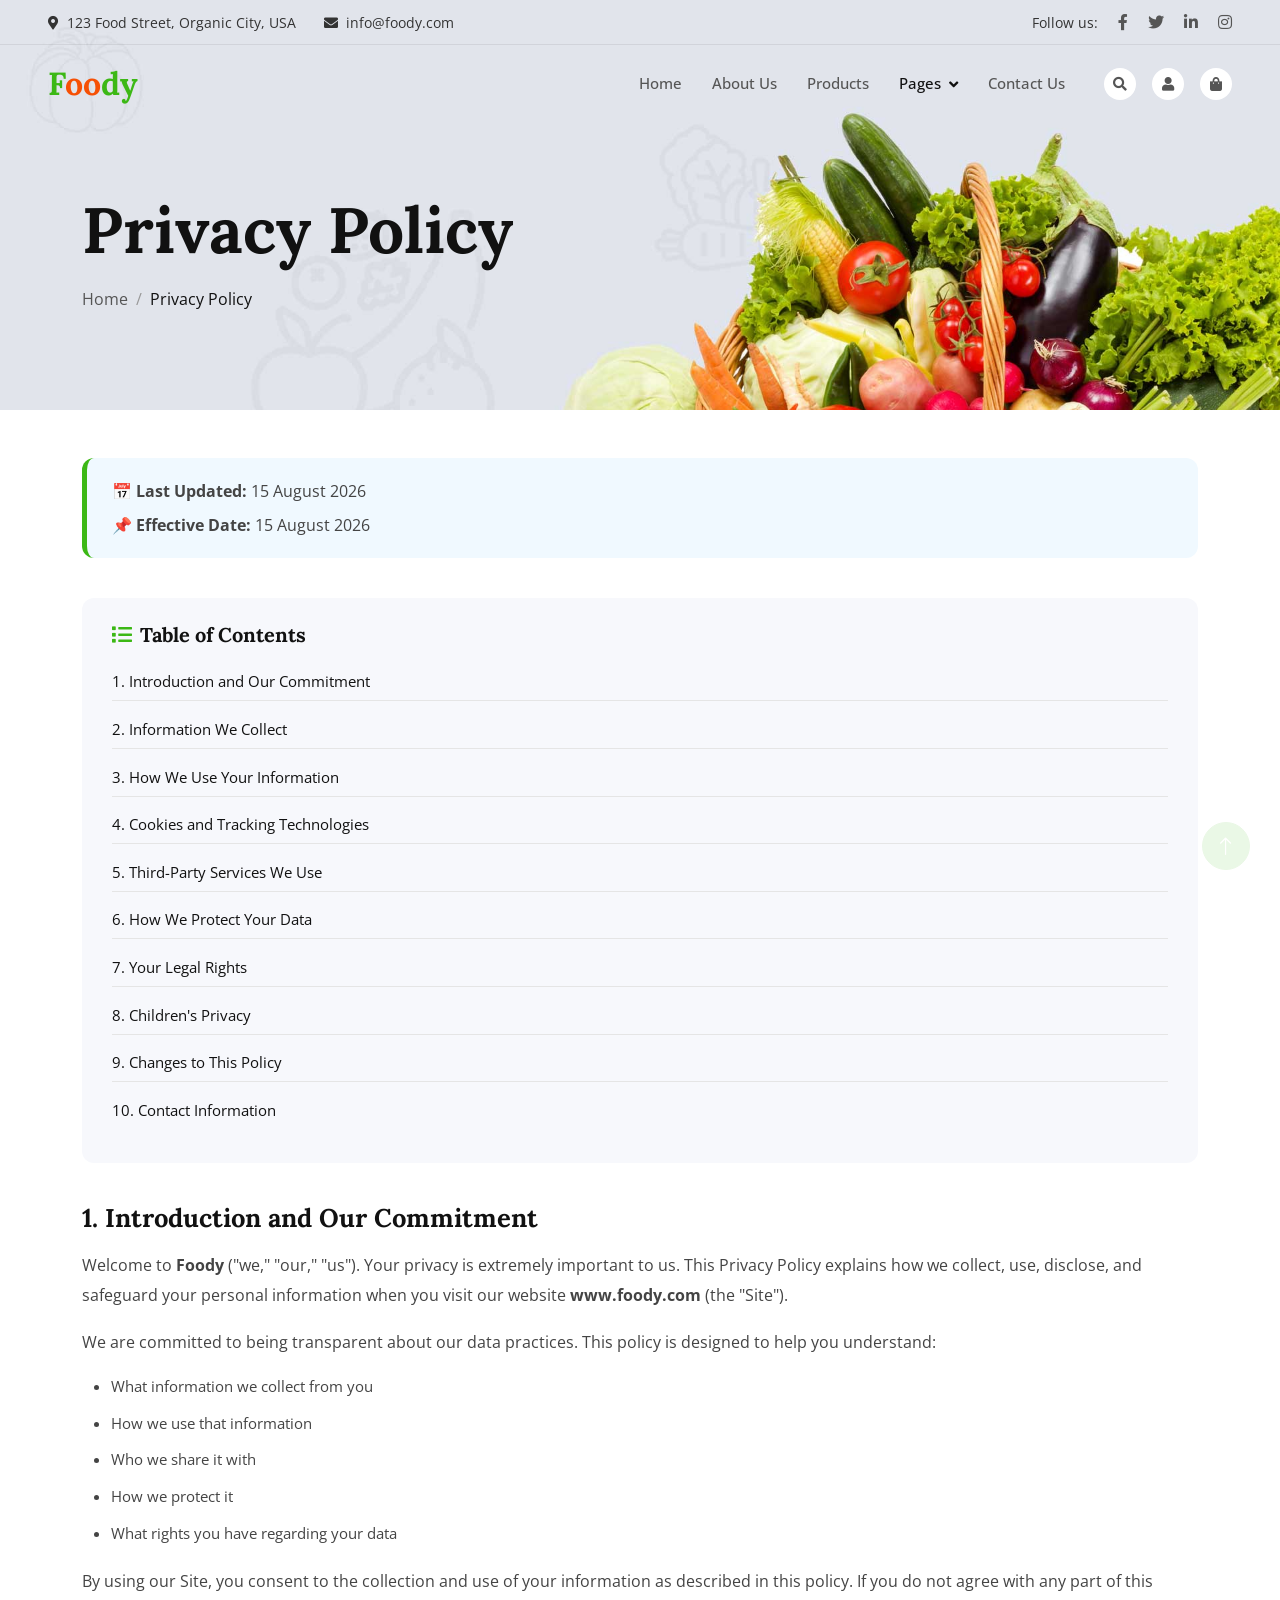
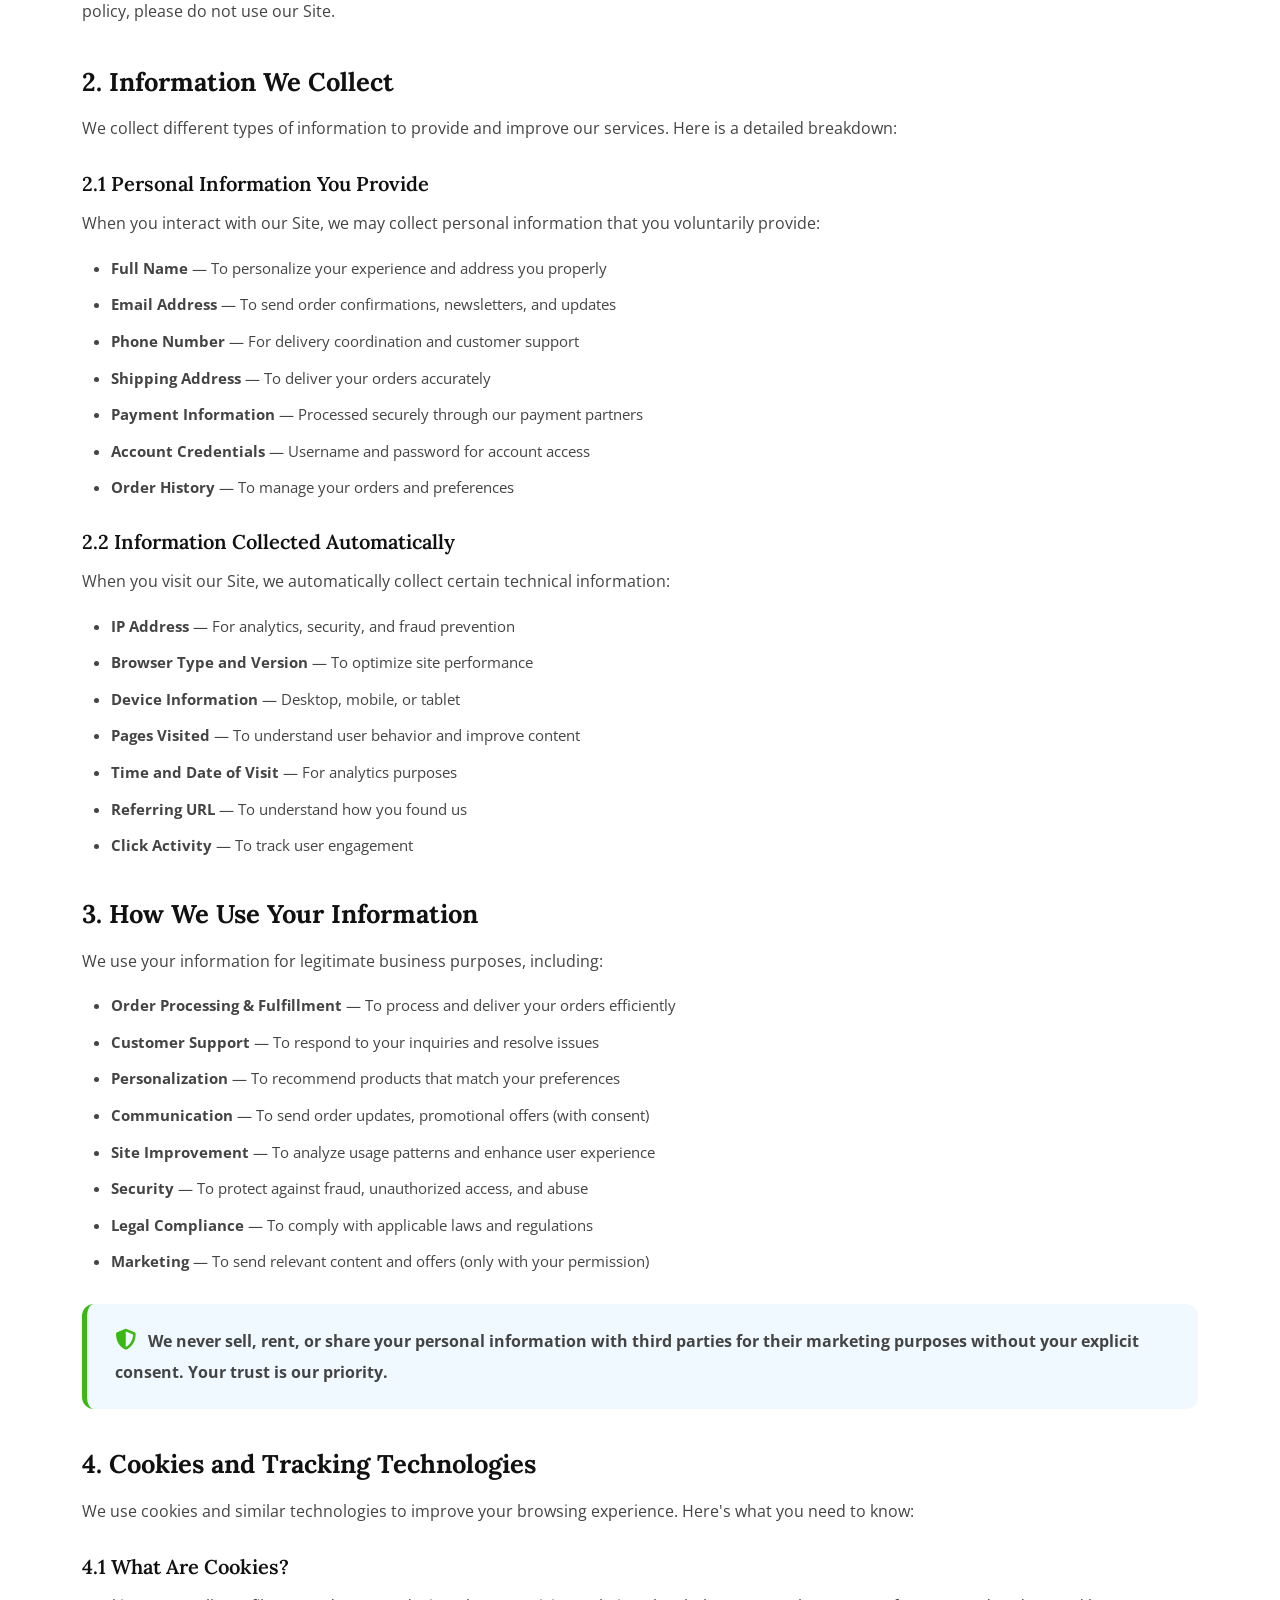
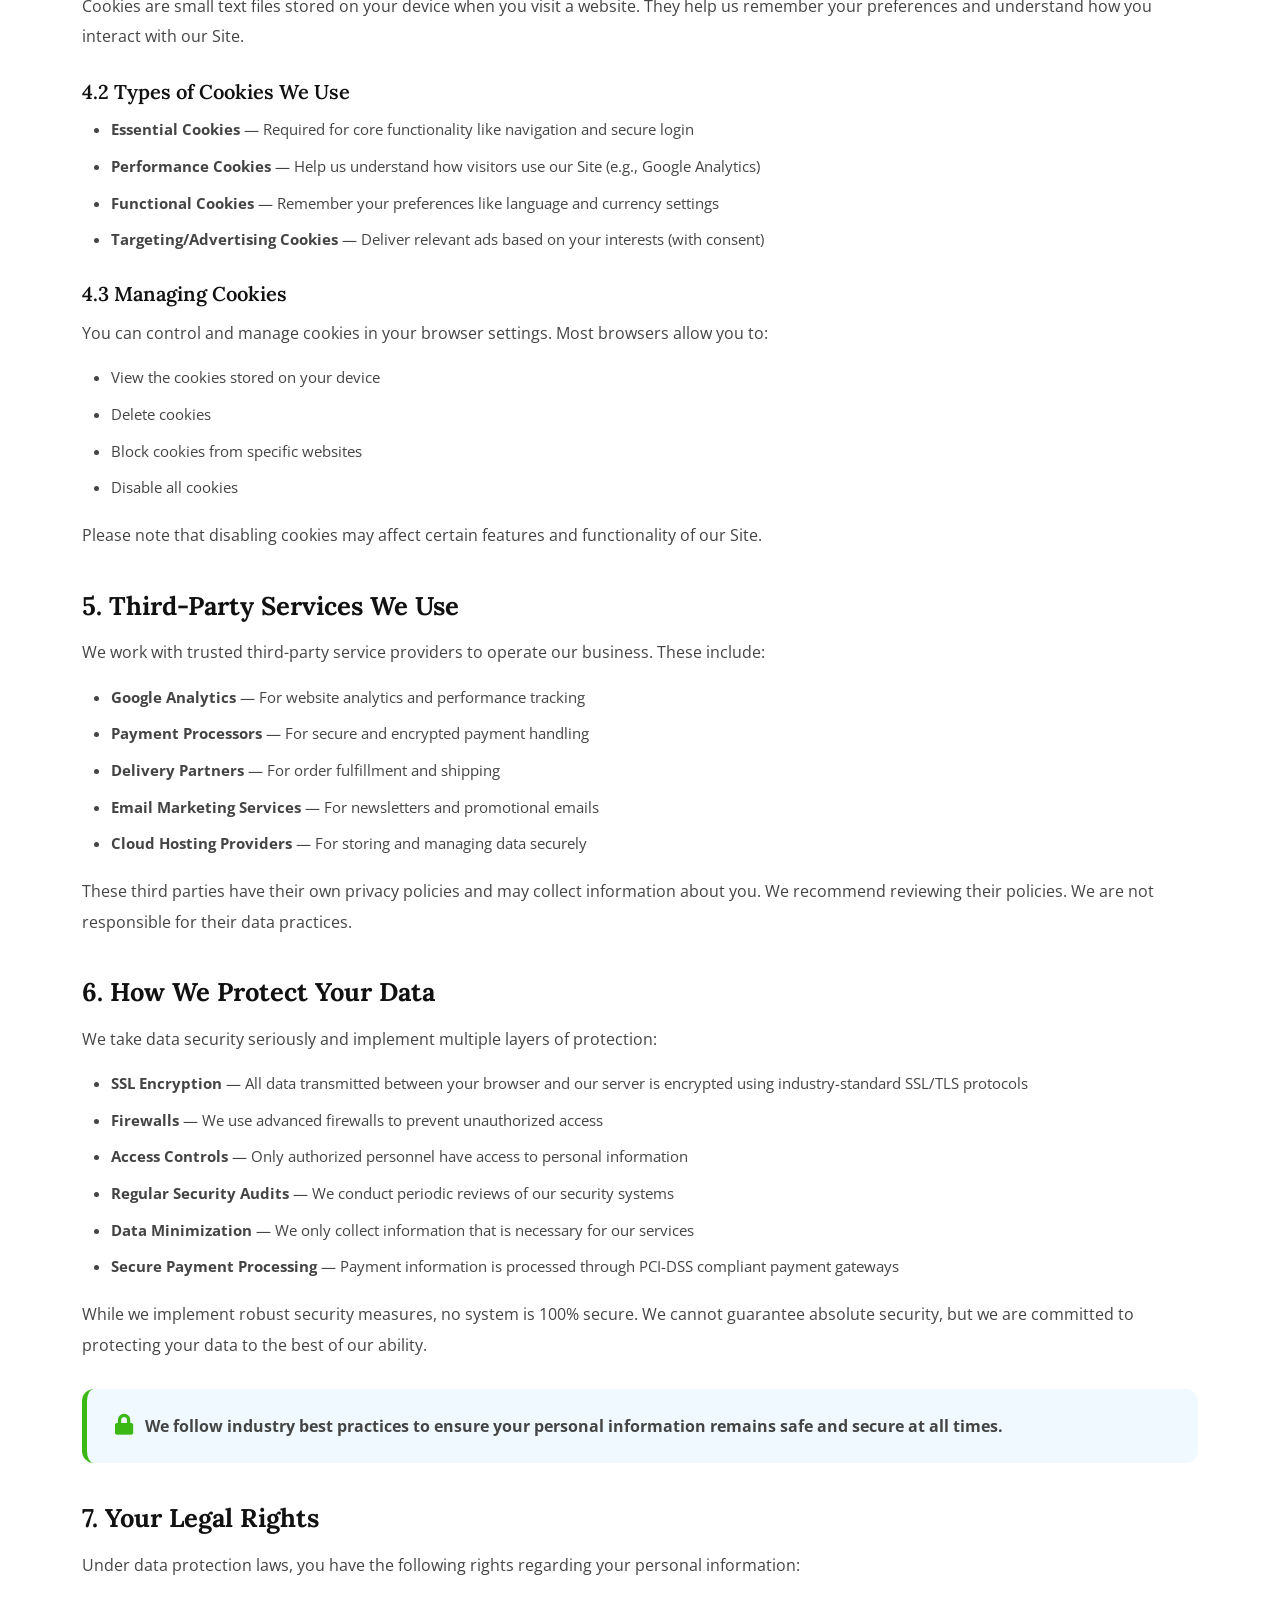
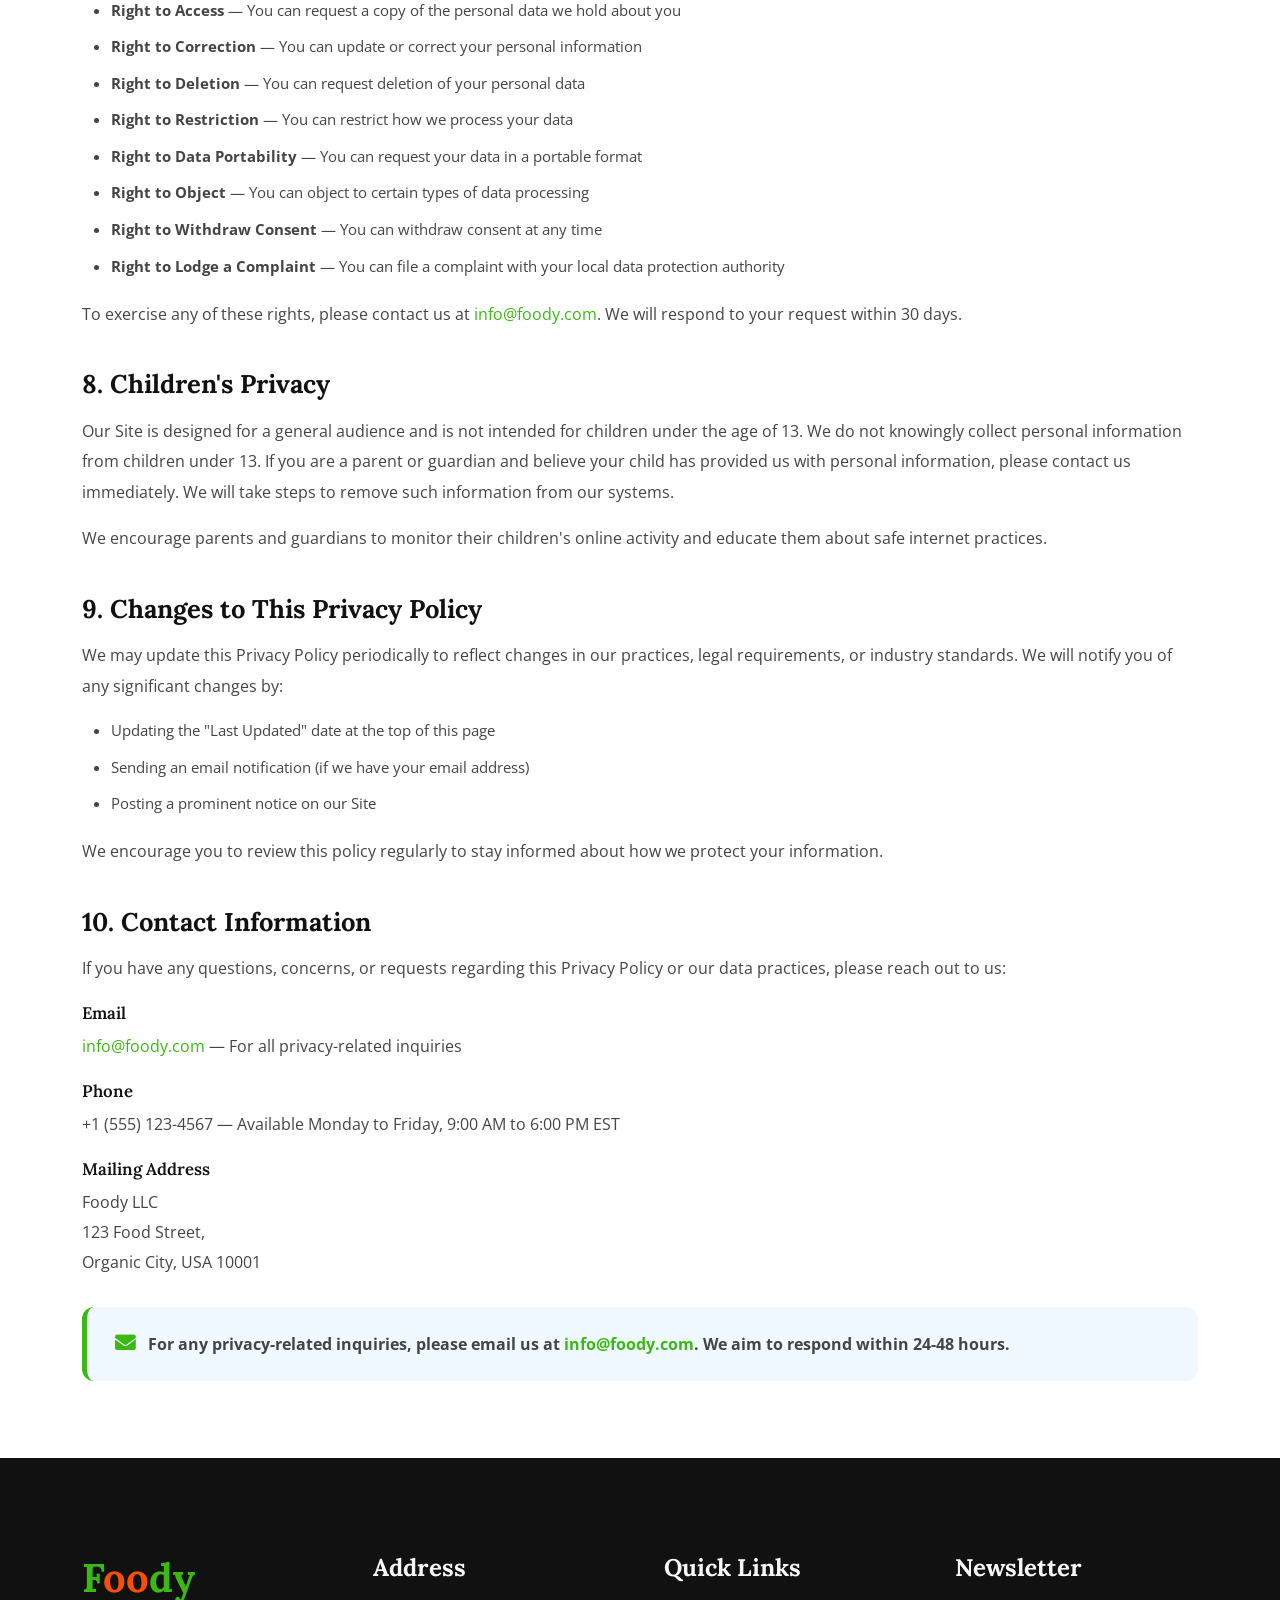
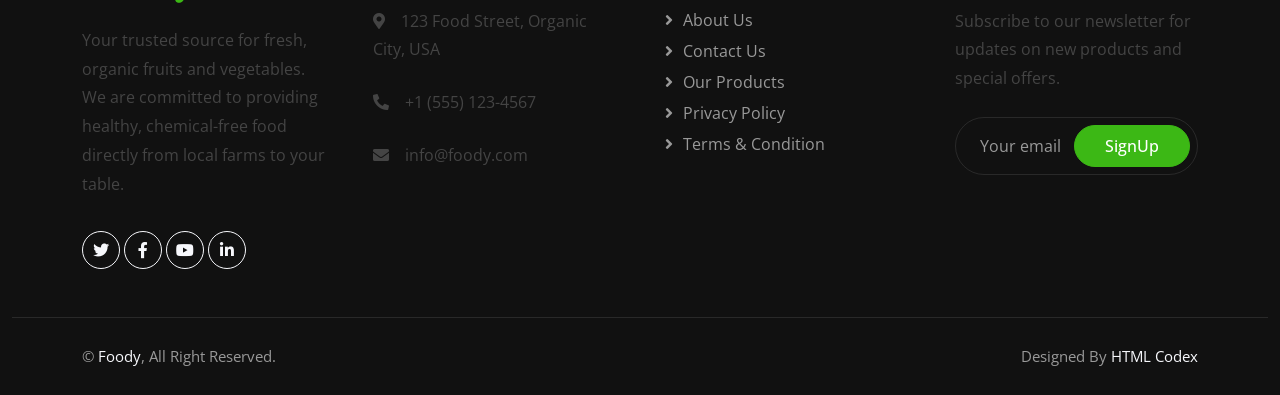
<file: privacy-policy.html>
<!DOCTYPE html>
<html lang="en">

<head>
    <meta charset="utf-8">
    <title>Privacy Policy - Foody | Protecting Your Data & Privacy</title>
    <meta content="width=device-width, initial-scale=1.0" name="viewport">
    <meta content="privacy policy, Foody privacy, data protection, cookies policy, GDPR compliance, organic food privacy" name="keywords">
    <meta content="At Foody, we take your privacy seriously. Read our comprehensive privacy policy to understand how we collect, use, and protect your personal information." name="description">

    <!-- Favicon -->
    <link href="img/favicon.ico" rel="icon">

    <!-- Google Web Fonts -->
    <link rel="preconnect" href="https://fonts.googleapis.com">
    <link rel="preconnect" href="https://fonts.gstatic.com" crossorigin>
    <link href="https://fonts.googleapis.com/css2?family=Open+Sans:wght@400;500&family=Lora:wght@600;700&display=swap" rel="stylesheet">

    <!-- Icon Font Stylesheet -->
    <link href="https://cdnjs.cloudflare.com/ajax/libs/font-awesome/5.10.0/css/all.min.css" rel="stylesheet">
    <link href="https://cdn.jsdelivr.net/npm/bootstrap-icons@1.4.1/font/bootstrap-icons.css" rel="stylesheet">

    <!-- Libraries Stylesheet -->
    <link href="lib/animate/animate.min.css" rel="stylesheet">
    <link href="lib/owlcarousel/assets/owl.carousel.min.css" rel="stylesheet">

    <!-- Customized Bootstrap Stylesheet -->
    <link href="css/bootstrap.min.css" rel="stylesheet">

    <!-- Template Stylesheet -->
    <link href="css/style.css" rel="stylesheet">

    <style>
        .privacy-content h2 {
            color: var(--dark);
            margin-top: 2.5rem;
            margin-bottom: 1rem;
            font-size: 1.6rem;
            font-family: 'Lora', serif;
            font-weight: 700;
        }
        .privacy-content h3 {
            color: var(--dark);
            margin-top: 1.8rem;
            margin-bottom: 0.75rem;
            font-size: 1.25rem;
            font-weight: 600;
        }
        .privacy-content h4 {
            color: var(--dark);
            margin-top: 1.2rem;
            margin-bottom: 0.5rem;
            font-size: 1.05rem;
            font-weight: 600;
        }
        .privacy-content p {
            margin-bottom: 1rem;
            line-height: 1.9;
            color: #444444;
            font-size: 16px;
        }
        .privacy-content ul {
            margin-bottom: 1.2rem;
            padding-left: 1.8rem;
        }
        .privacy-content ul li {
            margin-bottom: 0.6rem;
            line-height: 1.8;
            color: #444444;
            font-size: 15px;
        }
        .privacy-content .last-updated {
            background: #f0f9ff;
            padding: 18px 25px;
            border-radius: 12px;
            border-left: 5px solid var(--primary);
            margin-bottom: 2.5rem;
        }
        .privacy-content .highlight-box {
            background: #f0f9ff;
            padding: 22px 28px;
            border-radius: 12px;
            border-left: 5px solid var(--primary);
            margin: 1.8rem 0;
        }
        .privacy-content .highlight-box i {
            color: var(--primary);
            font-size: 1.3rem;
        }
        .privacy-content .table-of-contents {
            background: var(--light);
            padding: 25px 30px;
            border-radius: 12px;
            margin-bottom: 2.5rem;
        }
        .privacy-content .table-of-contents ul {
            list-style: none;
            padding-left: 0;
            margin-bottom: 0;
        }
        .privacy-content .table-of-contents ul li {
            padding: 5px 0;
            border-bottom: 1px solid #e5e5e5;
        }
        .privacy-content .table-of-contents ul li:last-child {
            border-bottom: none;
        }
        .privacy-content .table-of-contents ul li a {
            color: var(--dark);
            text-decoration: none;
            transition: 0.3s;
        }
        .privacy-content .table-of-contents ul li a:hover {
            color: var(--primary);
        }
        @media (max-width: 767px) {
            .privacy-content h2 { font-size: 1.4rem; }
            .privacy-content h3 { font-size: 1.15rem; }
            .privacy-content p { font-size: 15px; }
            .privacy-content ul li { font-size: 14px; }
        }
    </style>
</head>

<body>
    <!-- Spinner Start -->
    <div id="spinner" class="show bg-white position-fixed translate-middle w-100 vh-100 top-50 start-50 d-flex align-items-center justify-content-center">
        <div class="spinner-border text-primary" role="status"></div>
    </div>
    <!-- Spinner End -->


    <!-- Navbar Start -->
    <div class="container-fluid fixed-top px-0 wow fadeIn" data-wow-delay="0.1s">
        <div class="top-bar row gx-0 align-items-center d-none d-lg-flex">
            <div class="col-lg-6 px-5 text-start">
                <small><i class="fa fa-map-marker-alt me-2"></i>123 Food Street, Organic City, USA</small>
                <small class="ms-4"><i class="fa fa-envelope me-2"></i>info@foody.com</small>
            </div>
            <div class="col-lg-6 px-5 text-end">
                <small>Follow us:</small>
                <a class="text-body ms-3" href="#"><i class="fab fa-facebook-f"></i></a>
                <a class="text-body ms-3" href="#"><i class="fab fa-twitter"></i></a>
                <a class="text-body ms-3" href="#"><i class="fab fa-linkedin-in"></i></a>
                <a class="text-body ms-3" href="#"><i class="fab fa-instagram"></i></a>
            </div>
        </div>

        <nav class="navbar navbar-expand-lg navbar-light py-lg-0 px-lg-5 wow fadeIn" data-wow-delay="0.1s">
            <a href="index.html" class="navbar-brand ms-4 ms-lg-0">
                <h1 class="fw-bold text-primary m-0">F<span class="text-secondary">oo</span>dy</h1>
            </a>
            <button type="button" class="navbar-toggler me-4" data-bs-toggle="collapse" data-bs-target="#navbarCollapse">
                <span class="navbar-toggler-icon"></span>
            </button>
            <div class="collapse navbar-collapse" id="navbarCollapse">
                <div class="navbar-nav ms-auto p-4 p-lg-0">
                    <a href="index.html" class="nav-item nav-link">Home</a>
                    <a href="about.html" class="nav-item nav-link">About Us</a>
                    <a href="product.html" class="nav-item nav-link">Products</a>
                    <div class="nav-item dropdown">
                        <a href="#" class="nav-link dropdown-toggle active" data-bs-toggle="dropdown">Pages</a>
                        <div class="dropdown-menu m-0">
                            <a href="blog.html" class="dropdown-item">Blog Grid</a>
                            <a href="feature.html" class="dropdown-item">Our Features</a>
                            <a href="testimonial.html" class="dropdown-item">Testimonial</a>
                            <a href="privacy-policy.html" class="dropdown-item active">Privacy Policy</a>
                        </div>
                    </div>
                    <a href="contact.html" class="nav-item nav-link">Contact Us</a>
                </div>
                <div class="d-none d-lg-flex ms-2">
                    <a class="btn-sm-square bg-white rounded-circle ms-3" href="#">
                        <small class="fa fa-search text-body"></small>
                    </a>
                    <a class="btn-sm-square bg-white rounded-circle ms-3" href="#">
                        <small class="fa fa-user text-body"></small>
                    </a>
                    <a class="btn-sm-square bg-white rounded-circle ms-3" href="#">
                        <small class="fa fa-shopping-bag text-body"></small>
                    </a>
                </div>
            </div>
        </nav>
    </div>
    <!-- Navbar End -->


    <!-- Page Header Start -->
    <div class="container-fluid page-header wow fadeIn" data-wow-delay="0.1s">
        <div class="container">
            <h1 class="display-3 mb-3 animated slideInDown">Privacy Policy</h1>
            <nav aria-label="breadcrumb animated slideInDown">
                <ol class="breadcrumb mb-0">
                    <li class="breadcrumb-item"><a class="text-body" href="index.html">Home</a></li>
                    <li class="breadcrumb-item text-dark active" aria-current="page">Privacy Policy</li>
                </ol>
            </nav>
        </div>
    </div>
    <!-- Page Header End -->


    <!-- Privacy Policy Content Start -->
    <div class="container-xxl py-5">
        <div class="container privacy-content">

            <!-- Last Updated -->
            <div class="last-updated wow fadeInUp" data-wow-delay="0.1s">
                <p class="mb-1"><strong>📅 Last Updated:</strong> 15 August 2026</p>
                <p class="mb-0"><strong>📌 Effective Date:</strong> 15 August 2026</p>
            </div>

            <!-- Table of Contents -->
            <div class="table-of-contents wow fadeInUp" data-wow-delay="0.15s">
                <h5 class="mb-3"><i class="fa fa-list text-primary me-2"></i>Table of Contents</h5>
                <ul>
                    <li><a href="#section1">1. Introduction and Our Commitment</a></li>
                    <li><a href="#section2">2. Information We Collect</a></li>
                    <li><a href="#section3">3. How We Use Your Information</a></li>
                    <li><a href="#section4">4. Cookies and Tracking Technologies</a></li>
                    <li><a href="#section5">5. Third-Party Services We Use</a></li>
                    <li><a href="#section6">6. How We Protect Your Data</a></li>
                    <li><a href="#section7">7. Your Legal Rights</a></li>
                    <li><a href="#section8">8. Children's Privacy</a></li>
                    <li><a href="#section9">9. Changes to This Policy</a></li>
                    <li><a href="#section10">10. Contact Information</a></li>
                </ul>
            </div>

            <!-- SECTION 1: Introduction -->
            <div id="section1" class="wow fadeInUp" data-wow-delay="0.2s">
                <h2>1. Introduction and Our Commitment</h2>
                <p>Welcome to <strong>Foody</strong> ("we," "our," "us"). Your privacy is extremely important to us. This Privacy Policy explains how we collect, use, disclose, and safeguard your personal information when you visit our website <strong>www.foody.com</strong> (the "Site").</p>
                <p>We are committed to being transparent about our data practices. This policy is designed to help you understand:</p>
                <ul>
                    <li>What information we collect from you</li>
                    <li>How we use that information</li>
                    <li>Who we share it with</li>
                    <li>How we protect it</li>
                    <li>What rights you have regarding your data</li>
                </ul>
                <p>By using our Site, you consent to the collection and use of your information as described in this policy. If you do not agree with any part of this policy, please do not use our Site.</p>
            </div>

            <!-- SECTION 2: Information We Collect -->
            <div id="section2" class="wow fadeInUp" data-wow-delay="0.3s">
                <h2>2. Information We Collect</h2>
                <p>We collect different types of information to provide and improve our services. Here is a detailed breakdown:</p>

                <h3>2.1 Personal Information You Provide</h3>
                <p>When you interact with our Site, we may collect personal information that you voluntarily provide:</p>
                <ul>
                    <li><strong>Full Name</strong> — To personalize your experience and address you properly</li>
                    <li><strong>Email Address</strong> — To send order confirmations, newsletters, and updates</li>
                    <li><strong>Phone Number</strong> — For delivery coordination and customer support</li>
                    <li><strong>Shipping Address</strong> — To deliver your orders accurately</li>
                    <li><strong>Payment Information</strong> — Processed securely through our payment partners</li>
                    <li><strong>Account Credentials</strong> — Username and password for account access</li>
                    <li><strong>Order History</strong> — To manage your orders and preferences</li>
                </ul>

                <h3>2.2 Information Collected Automatically</h3>
                <p>When you visit our Site, we automatically collect certain technical information:</p>
                <ul>
                    <li><strong>IP Address</strong> — For analytics, security, and fraud prevention</li>
                    <li><strong>Browser Type and Version</strong> — To optimize site performance</li>
                    <li><strong>Device Information</strong> — Desktop, mobile, or tablet</li>
                    <li><strong>Pages Visited</strong> — To understand user behavior and improve content</li>
                    <li><strong>Time and Date of Visit</strong> — For analytics purposes</li>
                    <li><strong>Referring URL</strong> — To understand how you found us</li>
                    <li><strong>Click Activity</strong> — To track user engagement</li>
                </ul>
            </div>

            <!-- SECTION 3: How We Use Your Information -->
            <div id="section3" class="wow fadeInUp" data-wow-delay="0.4s">
                <h2>3. How We Use Your Information</h2>
                <p>We use your information for legitimate business purposes, including:</p>
                <ul>
                    <li><strong>Order Processing & Fulfillment</strong> — To process and deliver your orders efficiently</li>
                    <li><strong>Customer Support</strong> — To respond to your inquiries and resolve issues</li>
                    <li><strong>Personalization</strong> — To recommend products that match your preferences</li>
                    <li><strong>Communication</strong> — To send order updates, promotional offers (with consent)</li>
                    <li><strong>Site Improvement</strong> — To analyze usage patterns and enhance user experience</li>
                    <li><strong>Security</strong> — To protect against fraud, unauthorized access, and abuse</li>
                    <li><strong>Legal Compliance</strong> — To comply with applicable laws and regulations</li>
                    <li><strong>Marketing</strong> — To send relevant content and offers (only with your permission)</li>
                </ul>

                <div class="highlight-box">
                    <p class="mb-0"><i class="fa fa-shield-alt me-2"></i> <strong>We never sell, rent, or share your personal information with third parties for their marketing purposes without your explicit consent. Your trust is our priority.</strong></p>
                </div>
            </div>

            <!-- SECTION 4: Cookies -->
            <div id="section4" class="wow fadeInUp" data-wow-delay="0.5s">
                <h2>4. Cookies and Tracking Technologies</h2>
                <p>We use cookies and similar technologies to improve your browsing experience. Here's what you need to know:</p>

                <h3>4.1 What Are Cookies?</h3>
                <p>Cookies are small text files stored on your device when you visit a website. They help us remember your preferences and understand how you interact with our Site.</p>

                <h3>4.2 Types of Cookies We Use</h3>
                <ul>
                    <li><strong>Essential Cookies</strong> — Required for core functionality like navigation and secure login</li>
                    <li><strong>Performance Cookies</strong> — Help us understand how visitors use our Site (e.g., Google Analytics)</li>
                    <li><strong>Functional Cookies</strong> — Remember your preferences like language and currency settings</li>
                    <li><strong>Targeting/Advertising Cookies</strong> — Deliver relevant ads based on your interests (with consent)</li>
                </ul>

                <h3>4.3 Managing Cookies</h3>
                <p>You can control and manage cookies in your browser settings. Most browsers allow you to:</p>
                <ul>
                    <li>View the cookies stored on your device</li>
                    <li>Delete cookies</li>
                    <li>Block cookies from specific websites</li>
                    <li>Disable all cookies</li>
                </ul>
                <p>Please note that disabling cookies may affect certain features and functionality of our Site.</p>
            </div>

            <!-- SECTION 5: Third-Party Services -->
            <div id="section5" class="wow fadeInUp" data-wow-delay="0.6s">
                <h2>5. Third-Party Services We Use</h2>
                <p>We work with trusted third-party service providers to operate our business. These include:</p>
                <ul>
                    <li><strong>Google Analytics</strong> — For website analytics and performance tracking</li>
                    <li><strong>Payment Processors</strong> — For secure and encrypted payment handling</li>
                    <li><strong>Delivery Partners</strong> — For order fulfillment and shipping</li>
                    <li><strong>Email Marketing Services</strong> — For newsletters and promotional emails</li>
                    <li><strong>Cloud Hosting Providers</strong> — For storing and managing data securely</li>
                </ul>
                <p>These third parties have their own privacy policies and may collect information about you. We recommend reviewing their policies. We are not responsible for their data practices.</p>
            </div>

            <!-- SECTION 6: Data Security -->
            <div id="section6" class="wow fadeInUp" data-wow-delay="0.7s">
                <h2>6. How We Protect Your Data</h2>
                <p>We take data security seriously and implement multiple layers of protection:</p>
                <ul>
                    <li><strong>SSL Encryption</strong> — All data transmitted between your browser and our server is encrypted using industry-standard SSL/TLS protocols</li>
                    <li><strong>Firewalls</strong> — We use advanced firewalls to prevent unauthorized access</li>
                    <li><strong>Access Controls</strong> — Only authorized personnel have access to personal information</li>
                    <li><strong>Regular Security Audits</strong> — We conduct periodic reviews of our security systems</li>
                    <li><strong>Data Minimization</strong> — We only collect information that is necessary for our services</li>
                    <li><strong>Secure Payment Processing</strong> — Payment information is processed through PCI-DSS compliant payment gateways</li>
                </ul>
                <p>While we implement robust security measures, no system is 100% secure. We cannot guarantee absolute security, but we are committed to protecting your data to the best of our ability.</p>

                <div class="highlight-box">
                    <p class="mb-0"><i class="fa fa-lock text-primary me-2"></i> <strong>We follow industry best practices to ensure your personal information remains safe and secure at all times.</strong></p>
                </div>
            </div>

            <!-- SECTION 7: Your Rights -->
            <div id="section7" class="wow fadeInUp" data-wow-delay="0.8s">
                <h2>7. Your Legal Rights</h2>
                <p>Under data protection laws, you have the following rights regarding your personal information:</p>
                <ul>
                    <li><strong>Right to Access</strong> — You can request a copy of the personal data we hold about you</li>
                    <li><strong>Right to Correction</strong> — You can update or correct your personal information</li>
                    <li><strong>Right to Deletion</strong> — You can request deletion of your personal data</li>
                    <li><strong>Right to Restriction</strong> — You can restrict how we process your data</li>
                    <li><strong>Right to Data Portability</strong> — You can request your data in a portable format</li>
                    <li><strong>Right to Object</strong> — You can object to certain types of data processing</li>
                    <li><strong>Right to Withdraw Consent</strong> — You can withdraw consent at any time</li>
                    <li><strong>Right to Lodge a Complaint</strong> — You can file a complaint with your local data protection authority</li>
                </ul>
                <p>To exercise any of these rights, please contact us at <a href="mailto:info@foody.com">info@foody.com</a>. We will respond to your request within 30 days.</p>
            </div>

            <!-- SECTION 8: Children's Privacy -->
            <div id="section8" class="wow fadeInUp" data-wow-delay="0.9s">
                <h2>8. Children's Privacy</h2>
                <p>Our Site is designed for a general audience and is not intended for children under the age of 13. We do not knowingly collect personal information from children under 13. If you are a parent or guardian and believe your child has provided us with personal information, please contact us immediately. We will take steps to remove such information from our systems.</p>
                <p>We encourage parents and guardians to monitor their children's online activity and educate them about safe internet practices.</p>
            </div>

            <!-- SECTION 9: Changes to This Policy -->
            <div id="section9" class="wow fadeInUp" data-wow-delay="1.0s">
                <h2>9. Changes to This Privacy Policy</h2>
                <p>We may update this Privacy Policy periodically to reflect changes in our practices, legal requirements, or industry standards. We will notify you of any significant changes by:</p>
                <ul>
                    <li>Updating the "Last Updated" date at the top of this page</li>
                    <li>Sending an email notification (if we have your email address)</li>
                    <li>Posting a prominent notice on our Site</li>
                </ul>
                <p>We encourage you to review this policy regularly to stay informed about how we protect your information.</p>
            </div>

            <!-- SECTION 10: Contact Us -->
            <div id="section10" class="wow fadeInUp" data-wow-delay="1.1s">
                <h2>10. Contact Information</h2>
                <p>If you have any questions, concerns, or requests regarding this Privacy Policy or our data practices, please reach out to us:</p>
                
                <h4>Email</h4>
                <p><a href="mailto:info@foody.com">info@foody.com</a> — For all privacy-related inquiries</p>
                
                <h4>Phone</h4>
                <p>+1 (555) 123-4567 — Available Monday to Friday, 9:00 AM to 6:00 PM EST</p>
                
                <h4>Mailing Address</h4>
                <p>Foody LLC<br>
                123 Food Street,<br>
                Organic City, USA 10001</p>

                <div class="highlight-box">
                    <p class="mb-0"><i class="fa fa-envelope text-primary me-2"></i> <strong>For any privacy-related inquiries, please email us at <a href="mailto:info@foody.com">info@foody.com</a>. We aim to respond within 24-48 hours.</strong></p>
                </div>
            </div>

        </div>
    </div>
    <!-- Privacy Policy Content End -->


    <!-- Footer Start -->
    <div class="container-fluid bg-dark footer pt-5 wow fadeIn" data-wow-delay="0.1s">
        <div class="container py-5">
            <div class="row g-5">
                <div class="col-lg-3 col-md-6">
                    <h1 class="fw-bold text-primary mb-4">F<span class="text-secondary">oo</span>dy</h1>
                    <p>Your trusted source for fresh, organic fruits and vegetables. We are committed to providing healthy, chemical-free food directly from local farms to your table.</p>
                    <div class="d-flex pt-2">
                        <a class="btn btn-square btn-outline-light rounded-circle me-1" href="#"><i class="fab fa-twitter"></i></a>
                        <a class="btn btn-square btn-outline-light rounded-circle me-1" href="#"><i class="fab fa-facebook-f"></i></a>
                        <a class="btn btn-square btn-outline-light rounded-circle me-1" href="#"><i class="fab fa-youtube"></i></a>
                        <a class="btn btn-square btn-outline-light rounded-circle me-0" href="#"><i class="fab fa-linkedin-in"></i></a>
                    </div>
                </div>
                <div class="col-lg-3 col-md-6">
                    <h4 class="text-light mb-4">Address</h4>
                    <p><i class="fa fa-map-marker-alt me-3"></i>123 Food Street, Organic City, USA</p>
                    <p><i class="fa fa-phone-alt me-3"></i>+1 (555) 123-4567</p>
                    <p><i class="fa fa-envelope me-3"></i>info@foody.com</p>
                </div>
                <div class="col-lg-3 col-md-6">
                    <h4 class="text-light mb-4">Quick Links</h4>
                    <a class="btn btn-link" href="about.html">About Us</a>
                    <a class="btn btn-link" href="contact.html">Contact Us</a>
                    <a class="btn btn-link" href="product.html">Our Products</a>
                    <a class="btn btn-link" href="privacy-policy.html">Privacy Policy</a>
                    <a class="btn btn-link" href="terms.html">Terms & Condition</a>
                </div>
                <div class="col-lg-3 col-md-6">
                    <h4 class="text-light mb-4">Newsletter</h4>
                    <p>Subscribe to our newsletter for updates on new products and special offers.</p>
                    <div class="position-relative mx-auto" style="max-width: 400px;">
                        <input class="form-control bg-transparent w-100 py-3 ps-4 pe-5" type="email" placeholder="Your email">
                        <button type="button" class="btn btn-primary py-2 position-absolute top-0 end-0 mt-2 me-2">SignUp</button>
                    </div>
                </div>
            </div>
        </div>
        <div class="container-fluid copyright">
            <div class="container">
                <div class="row">
                    <div class="col-md-6 text-center text-md-start mb-3 mb-md-0">
                        &copy; <a href="index.html">Foody</a>, All Right Reserved.
                    </div>
                    <div class="col-md-6 text-center text-md-end">
                        Designed By <a href="https://htmlcodex.com">HTML Codex</a>
                    </div>
                </div>
            </div>
        </div>
    </div>
    <!-- Footer End -->


    <!-- Back to Top -->
    <a href="#" class="btn btn-lg btn-primary btn-lg-square rounded-circle back-to-top"><i class="bi bi-arrow-up"></i></a>


    <!-- JavaScript Libraries -->
    <script src="https://code.jquery.com/jquery-3.4.1.min.js"></script>
    <script src="https://cdn.jsdelivr.net/npm/bootstrap@5.0.0/dist/js/bootstrap.bundle.min.js"></script>
    <script src="lib/wow/wow.min.js"></script>
    <script src="lib/easing/easing.min.js"></script>
    <script src="lib/waypoints/waypoints.min.js"></script>
    <script src="lib/owlcarousel/owl.carousel.min.js"></script>

    <!-- Template Javascript -->
    <script src="js/main.js"></script>
</body>

</html>
</file>
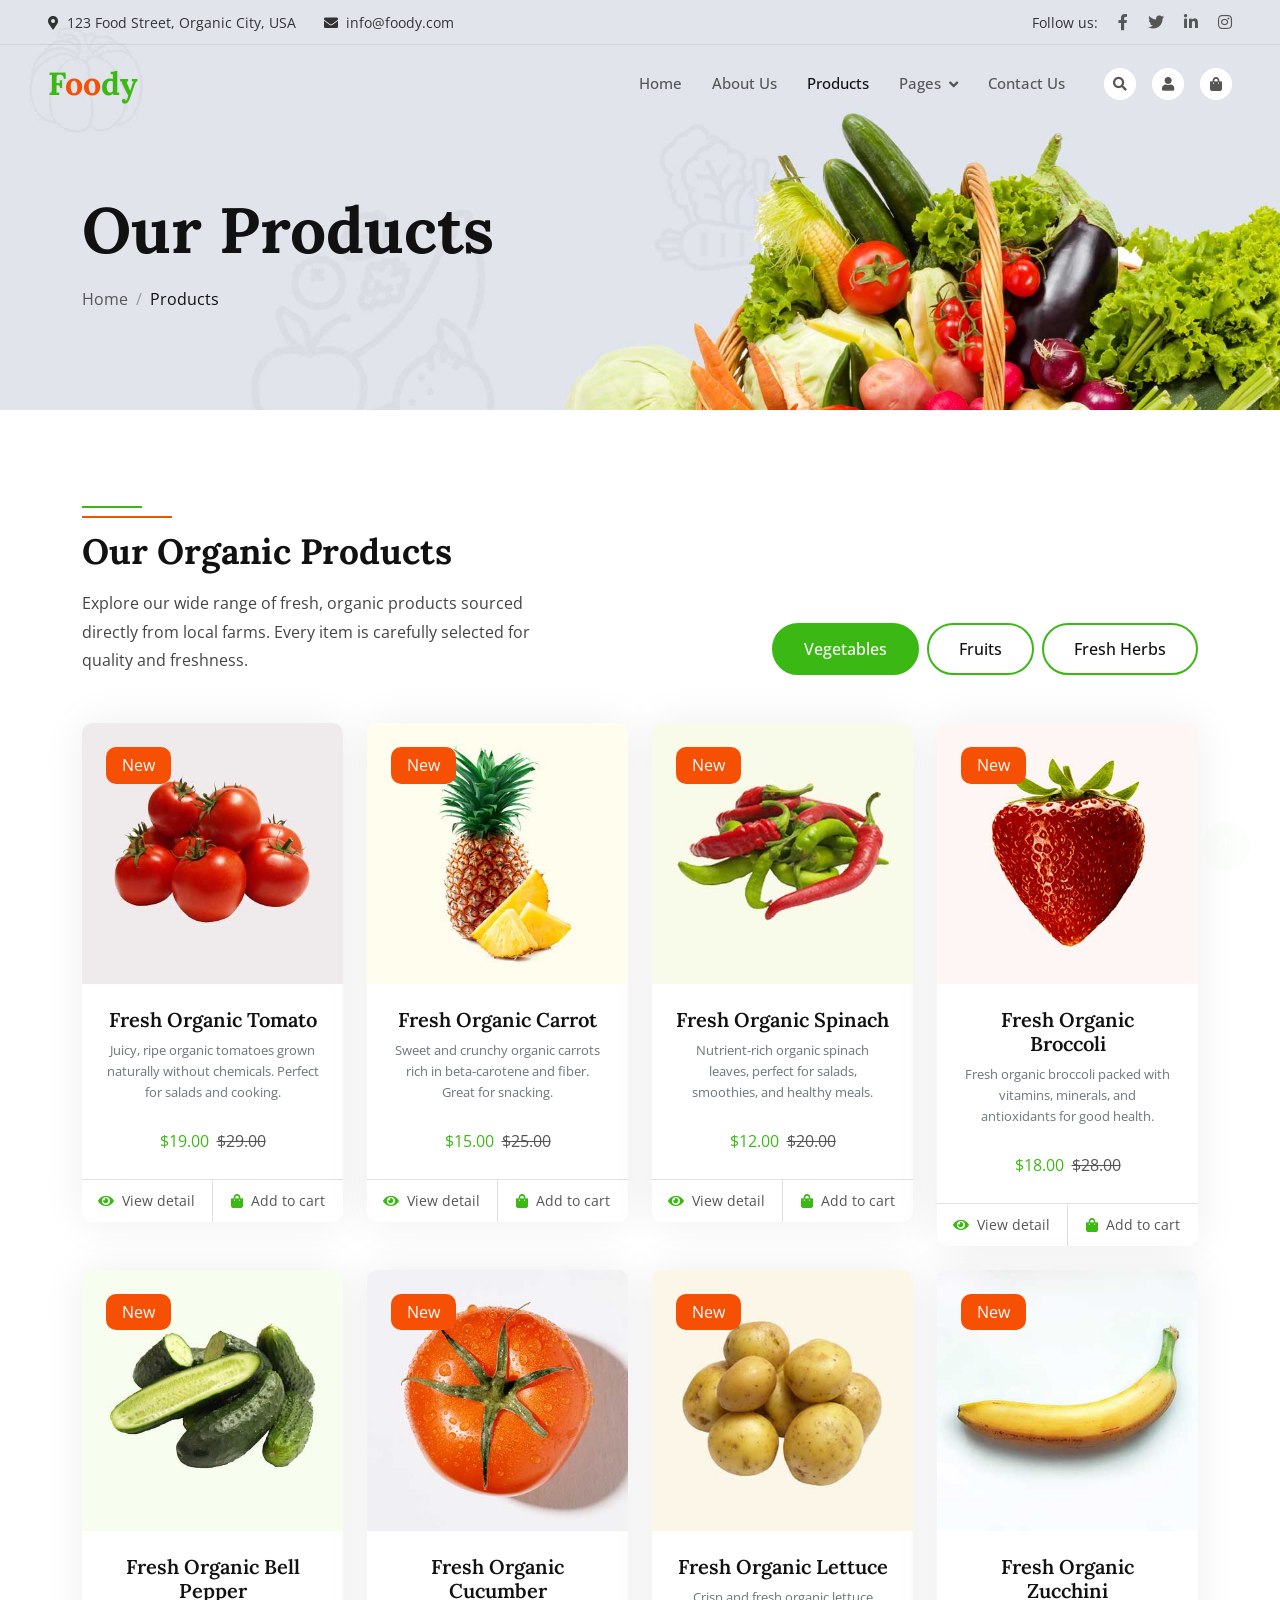
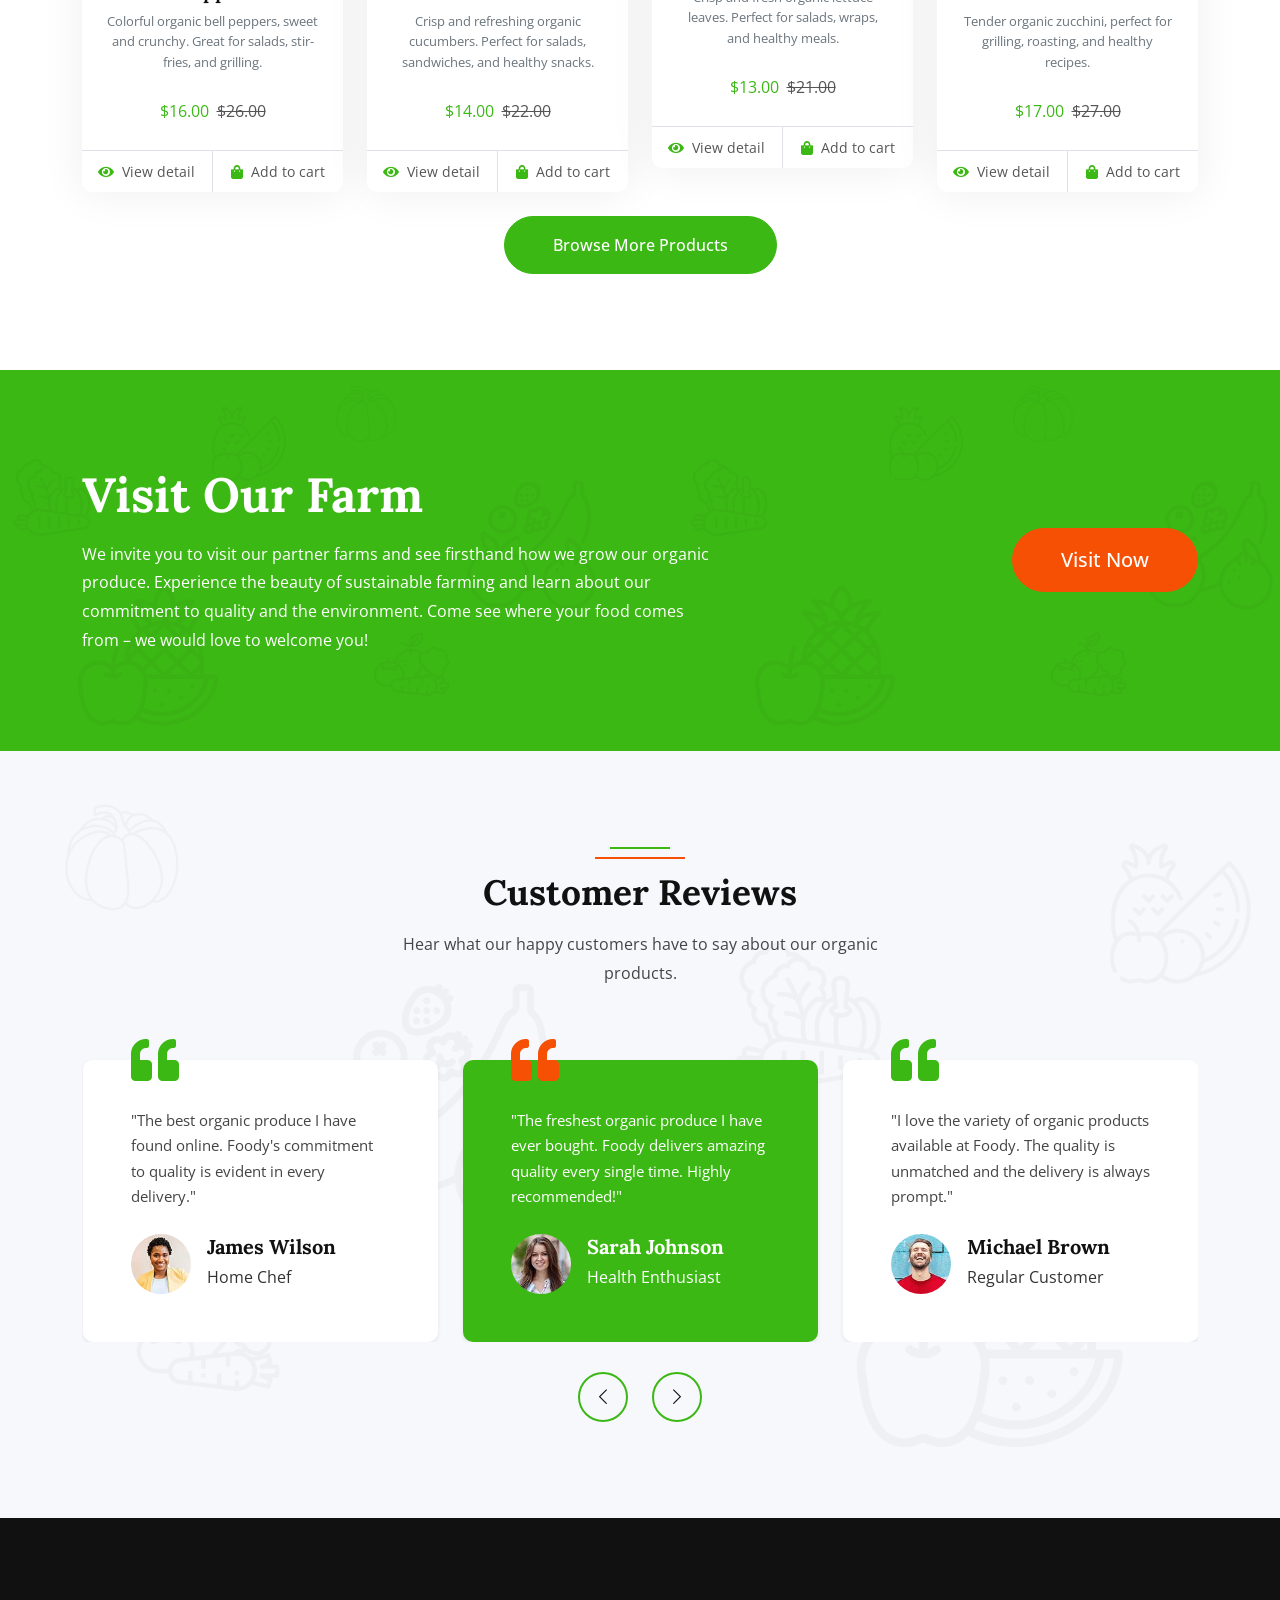
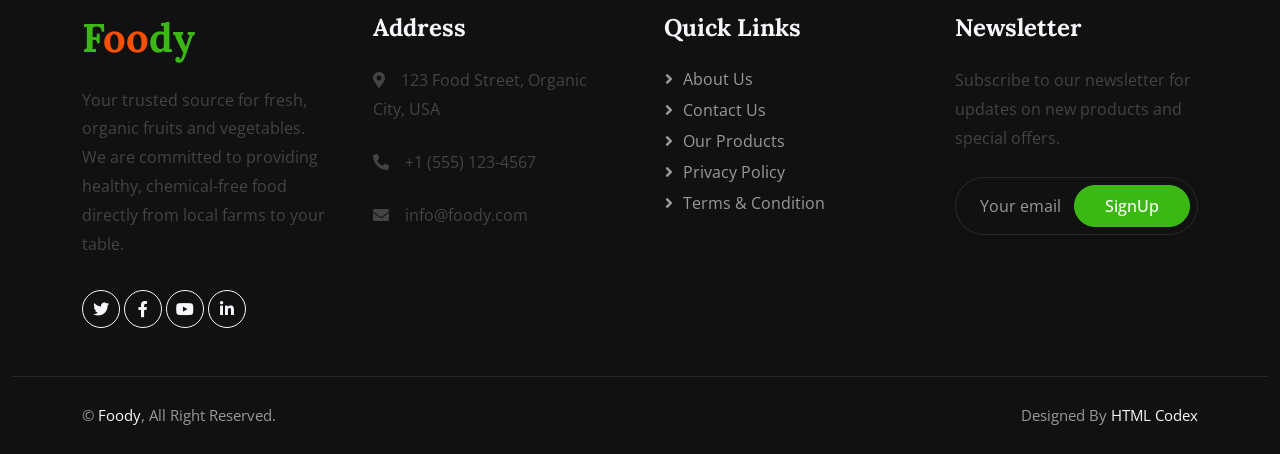
<file: product.html>
<!DOCTYPE html>
<html lang="en">

<head>
    <meta charset="utf-8">
    <title>Organic Products - Foody | Fresh Fruits & Vegetables</title>
    <meta content="width=device-width, initial-scale=1.0" name="viewport">
    <meta content="organic products, fresh vegetables, organic fruits, healthy food, Foody products, farm fresh" name="keywords">
    <meta content="Shop Foody's wide range of organic fruits and vegetables. Fresh, chemical-free, and directly sourced from local farms. Order now for healthy living." name="description">

    <!-- Favicon -->
    <link href="img/favicon.ico" rel="icon">

    <!-- Google Web Fonts -->
    <link rel="preconnect" href="https://fonts.googleapis.com">
    <link rel="preconnect" href="https://fonts.gstatic.com" crossorigin>
    <link href="https://fonts.googleapis.com/css2?family=Open+Sans:wght@400;500&family=Lora:wght@600;700&display=swap" rel="stylesheet">

    <!-- Icon Font Stylesheet -->
    <link href="https://cdnjs.cloudflare.com/ajax/libs/font-awesome/5.10.0/css/all.min.css" rel="stylesheet">
    <link href="https://cdn.jsdelivr.net/npm/bootstrap-icons@1.4.1/font/bootstrap-icons.css" rel="stylesheet">

    <!-- Libraries Stylesheet -->
    <link href="lib/animate/animate.min.css" rel="stylesheet">
    <link href="lib/owlcarousel/assets/owl.carousel.min.css" rel="stylesheet">

    <!-- Customized Bootstrap Stylesheet -->
    <link href="css/bootstrap.min.css" rel="stylesheet">

    <!-- Template Stylesheet -->
    <link href="css/style.css" rel="stylesheet">
</head>

<body>
    <!-- Spinner Start -->
    <div id="spinner" class="show bg-white position-fixed translate-middle w-100 vh-100 top-50 start-50 d-flex align-items-center justify-content-center">
        <div class="spinner-border text-primary" role="status"></div>
    </div>
    <!-- Spinner End -->


    <!-- Navbar Start -->
    <div class="container-fluid fixed-top px-0 wow fadeIn" data-wow-delay="0.1s">
        <div class="top-bar row gx-0 align-items-center d-none d-lg-flex">
            <div class="col-lg-6 px-5 text-start">
                <small><i class="fa fa-map-marker-alt me-2"></i>123 Food Street, Organic City, USA</small>
                <small class="ms-4"><i class="fa fa-envelope me-2"></i>info@foody.com</small>
            </div>
            <div class="col-lg-6 px-5 text-end">
                <small>Follow us:</small>
                <a class="text-body ms-3" href="#"><i class="fab fa-facebook-f"></i></a>
                <a class="text-body ms-3" href="#"><i class="fab fa-twitter"></i></a>
                <a class="text-body ms-3" href="#"><i class="fab fa-linkedin-in"></i></a>
                <a class="text-body ms-3" href="#"><i class="fab fa-instagram"></i></a>
            </div>
        </div>

        <nav class="navbar navbar-expand-lg navbar-light py-lg-0 px-lg-5 wow fadeIn" data-wow-delay="0.1s">
            <a href="index.html" class="navbar-brand ms-4 ms-lg-0">
                <h1 class="fw-bold text-primary m-0">F<span class="text-secondary">oo</span>dy</h1>
            </a>
            <button type="button" class="navbar-toggler me-4" data-bs-toggle="collapse" data-bs-target="#navbarCollapse">
                <span class="navbar-toggler-icon"></span>
            </button>
            <div class="collapse navbar-collapse" id="navbarCollapse">
                <div class="navbar-nav ms-auto p-4 p-lg-0">
                    <a href="index.html" class="nav-item nav-link">Home</a>
                    <a href="about.html" class="nav-item nav-link">About Us</a>
                    <a href="product.html" class="nav-item nav-link active">Products</a>
                    <div class="nav-item dropdown">
                        <a href="#" class="nav-link dropdown-toggle" data-bs-toggle="dropdown">Pages</a>
                        <div class="dropdown-menu m-0">
                            <a href="blog.html" class="dropdown-item">Blog Grid</a>
                            <a href="feature.html" class="dropdown-item">Our Features</a>
                            <a href="testimonial.html" class="dropdown-item">Testimonial</a>
                            <a href="privacy-policy.html" class="dropdown-item">Privacy Policy</a>
                        </div>
                    </div>
                    <a href="contact.html" class="nav-item nav-link">Contact Us</a>
                </div>
                <div class="d-none d-lg-flex ms-2">
                    <a class="btn-sm-square bg-white rounded-circle ms-3" href="#">
                        <small class="fa fa-search text-body"></small>
                    </a>
                    <a class="btn-sm-square bg-white rounded-circle ms-3" href="#">
                        <small class="fa fa-user text-body"></small>
                    </a>
                    <a class="btn-sm-square bg-white rounded-circle ms-3" href="#">
                        <small class="fa fa-shopping-bag text-body"></small>
                    </a>
                </div>
            </div>
        </nav>
    </div>
    <!-- Navbar End -->


    <!-- Page Header Start -->
    <div class="container-fluid page-header mb-5 wow fadeIn" data-wow-delay="0.1s">
        <div class="container">
            <h1 class="display-3 mb-3 animated slideInDown">Our Products</h1>
            <nav aria-label="breadcrumb animated slideInDown">
                <ol class="breadcrumb mb-0">
                    <li class="breadcrumb-item"><a class="text-body" href="index.html">Home</a></li>
                    <li class="breadcrumb-item text-dark active" aria-current="page">Products</li>
                </ol>
            </nav>
        </div>
    </div>
    <!-- Page Header End -->


    <!-- Product Start -->
    <div class="container-xxl py-5">
        <div class="container">
            <div class="row g-0 gx-5 align-items-end">
                <div class="col-lg-6">
                    <div class="section-header text-start mb-5 wow fadeInUp" data-wow-delay="0.1s" style="max-width: 500px;">
                        <h1 class="display-5 mb-3">Our Organic Products</h1>
                        <p>Explore our wide range of fresh, organic products sourced directly from local farms. Every item is carefully selected for quality and freshness.</p>
                    </div>
                </div>
                <div class="col-lg-6 text-start text-lg-end wow slideInRight" data-wow-delay="0.1s">
                    <ul class="nav nav-pills d-inline-flex justify-content-end mb-5">
                        <li class="nav-item me-2">
                            <a class="btn btn-outline-primary border-2 active" data-bs-toggle="pill" href="#tab-1">Vegetables</a>
                        </li>
                        <li class="nav-item me-2">
                            <a class="btn btn-outline-primary border-2" data-bs-toggle="pill" href="#tab-2">Fruits</a>
                        </li>
                        <li class="nav-item me-0">
                            <a class="btn btn-outline-primary border-2" data-bs-toggle="pill" href="#tab-3">Fresh Herbs</a>
                        </li>
                    </ul>
                </div>
            </div>
            
            <div class="tab-content">
                <!-- TAB 1: Vegetables -->
                <div id="tab-1" class="tab-pane fade show p-0 active">
                    <div class="row g-4">
                        <div class="col-xl-3 col-lg-4 col-md-6 wow fadeInUp" data-wow-delay="0.1s">
                            <div class="product-item">
                                <div class="position-relative bg-light overflow-hidden">
                                    <img class="img-fluid w-100" src="img/product-1.jpg" alt="Fresh Organic Tomato">
                                    <div class="bg-secondary rounded text-white position-absolute start-0 top-0 m-4 py-1 px-3">New</div>
                                </div>
                                <div class="text-center p-4">
                                    <a class="d-block h5 mb-2" href="product-detail.html">Fresh Organic Tomato</a>
                                    <p class="text-muted small">Juicy, ripe organic tomatoes grown naturally without chemicals. Perfect for salads and cooking.</p>
                                    <span class="text-primary me-1">$19.00</span>
                                    <span class="text-body text-decoration-line-through">$29.00</span>
                                </div>
                                <div class="d-flex border-top">
                                    <small class="w-50 text-center border-end py-2">
                                        <a class="text-body" href="product-detail.html"><i class="fa fa-eye text-primary me-2"></i>View detail</a>
                                    </small>
                                    <small class="w-50 text-center py-2">
                                        <a class="text-body" href="#"><i class="fa fa-shopping-bag text-primary me-2"></i>Add to cart</a>
                                    </small>
                                </div>
                            </div>
                        </div>
                        <div class="col-xl-3 col-lg-4 col-md-6 wow fadeInUp" data-wow-delay="0.3s">
                            <div class="product-item">
                                <div class="position-relative bg-light overflow-hidden">
                                    <img class="img-fluid w-100" src="img/product-2.jpg" alt="Fresh Organic Carrot">
                                    <div class="bg-secondary rounded text-white position-absolute start-0 top-0 m-4 py-1 px-3">New</div>
                                </div>
                                <div class="text-center p-4">
                                    <a class="d-block h5 mb-2" href="product-detail.html">Fresh Organic Carrot</a>
                                    <p class="text-muted small">Sweet and crunchy organic carrots rich in beta-carotene and fiber. Great for snacking.</p>
                                    <span class="text-primary me-1">$15.00</span>
                                    <span class="text-body text-decoration-line-through">$25.00</span>
                                </div>
                                <div class="d-flex border-top">
                                    <small class="w-50 text-center border-end py-2">
                                        <a class="text-body" href="product-detail.html"><i class="fa fa-eye text-primary me-2"></i>View detail</a>
                                    </small>
                                    <small class="w-50 text-center py-2">
                                        <a class="text-body" href="#"><i class="fa fa-shopping-bag text-primary me-2"></i>Add to cart</a>
                                    </small>
                                </div>
                            </div>
                        </div>
                        <div class="col-xl-3 col-lg-4 col-md-6 wow fadeInUp" data-wow-delay="0.5s">
                            <div class="product-item">
                                <div class="position-relative bg-light overflow-hidden">
                                    <img class="img-fluid w-100" src="img/product-3.jpg" alt="Fresh Organic Spinach">
                                    <div class="bg-secondary rounded text-white position-absolute start-0 top-0 m-4 py-1 px-3">New</div>
                                </div>
                                <div class="text-center p-4">
                                    <a class="d-block h5 mb-2" href="product-detail.html">Fresh Organic Spinach</a>
                                    <p class="text-muted small">Nutrient-rich organic spinach leaves, perfect for salads, smoothies, and healthy meals.</p>
                                    <span class="text-primary me-1">$12.00</span>
                                    <span class="text-body text-decoration-line-through">$20.00</span>
                                </div>
                                <div class="d-flex border-top">
                                    <small class="w-50 text-center border-end py-2">
                                        <a class="text-body" href="product-detail.html"><i class="fa fa-eye text-primary me-2"></i>View detail</a>
                                    </small>
                                    <small class="w-50 text-center py-2">
                                        <a class="text-body" href="#"><i class="fa fa-shopping-bag text-primary me-2"></i>Add to cart</a>
                                    </small>
                                </div>
                            </div>
                        </div>
                        <div class="col-xl-3 col-lg-4 col-md-6 wow fadeInUp" data-wow-delay="0.7s">
                            <div class="product-item">
                                <div class="position-relative bg-light overflow-hidden">
                                    <img class="img-fluid w-100" src="img/product-4.jpg" alt="Fresh Organic Broccoli">
                                    <div class="bg-secondary rounded text-white position-absolute start-0 top-0 m-4 py-1 px-3">New</div>
                                </div>
                                <div class="text-center p-4">
                                    <a class="d-block h5 mb-2" href="product-detail.html">Fresh Organic Broccoli</a>
                                    <p class="text-muted small">Fresh organic broccoli packed with vitamins, minerals, and antioxidants for good health.</p>
                                    <span class="text-primary me-1">$18.00</span>
                                    <span class="text-body text-decoration-line-through">$28.00</span>
                                </div>
                                <div class="d-flex border-top">
                                    <small class="w-50 text-center border-end py-2">
                                        <a class="text-body" href="product-detail.html"><i class="fa fa-eye text-primary me-2"></i>View detail</a>
                                    </small>
                                    <small class="w-50 text-center py-2">
                                        <a class="text-body" href="#"><i class="fa fa-shopping-bag text-primary me-2"></i>Add to cart</a>
                                    </small>
                                </div>
                            </div>
                        </div>
                        <div class="col-xl-3 col-lg-4 col-md-6 wow fadeInUp" data-wow-delay="0.1s">
                            <div class="product-item">
                                <div class="position-relative bg-light overflow-hidden">
                                    <img class="img-fluid w-100" src="img/product-5.jpg" alt="Fresh Organic Bell Pepper">
                                    <div class="bg-secondary rounded text-white position-absolute start-0 top-0 m-4 py-1 px-3">New</div>
                                </div>
                                <div class="text-center p-4">
                                    <a class="d-block h5 mb-2" href="product-detail.html">Fresh Organic Bell Pepper</a>
                                    <p class="text-muted small">Colorful organic bell peppers, sweet and crunchy. Great for salads, stir-fries, and grilling.</p>
                                    <span class="text-primary me-1">$16.00</span>
                                    <span class="text-body text-decoration-line-through">$26.00</span>
                                </div>
                                <div class="d-flex border-top">
                                    <small class="w-50 text-center border-end py-2">
                                        <a class="text-body" href="product-detail.html"><i class="fa fa-eye text-primary me-2"></i>View detail</a>
                                    </small>
                                    <small class="w-50 text-center py-2">
                                        <a class="text-body" href="#"><i class="fa fa-shopping-bag text-primary me-2"></i>Add to cart</a>
                                    </small>
                                </div>
                            </div>
                        </div>
                        <div class="col-xl-3 col-lg-4 col-md-6 wow fadeInUp" data-wow-delay="0.3s">
                            <div class="product-item">
                                <div class="position-relative bg-light overflow-hidden">
                                    <img class="img-fluid w-100" src="img/product-6.jpg" alt="Fresh Organic Cucumber">
                                    <div class="bg-secondary rounded text-white position-absolute start-0 top-0 m-4 py-1 px-3">New</div>
                                </div>
                                <div class="text-center p-4">
                                    <a class="d-block h5 mb-2" href="product-detail.html">Fresh Organic Cucumber</a>
                                    <p class="text-muted small">Crisp and refreshing organic cucumbers. Perfect for salads, sandwiches, and healthy snacks.</p>
                                    <span class="text-primary me-1">$14.00</span>
                                    <span class="text-body text-decoration-line-through">$22.00</span>
                                </div>
                                <div class="d-flex border-top">
                                    <small class="w-50 text-center border-end py-2">
                                        <a class="text-body" href="product-detail.html"><i class="fa fa-eye text-primary me-2"></i>View detail</a>
                                    </small>
                                    <small class="w-50 text-center py-2">
                                        <a class="text-body" href="#"><i class="fa fa-shopping-bag text-primary me-2"></i>Add to cart</a>
                                    </small>
                                </div>
                            </div>
                        </div>
                        <div class="col-xl-3 col-lg-4 col-md-6 wow fadeInUp" data-wow-delay="0.5s">
                            <div class="product-item">
                                <div class="position-relative bg-light overflow-hidden">
                                    <img class="img-fluid w-100" src="img/product-7.jpg" alt="Fresh Organic Lettuce">
                                    <div class="bg-secondary rounded text-white position-absolute start-0 top-0 m-4 py-1 px-3">New</div>
                                </div>
                                <div class="text-center p-4">
                                    <a class="d-block h5 mb-2" href="product-detail.html">Fresh Organic Lettuce</a>
                                    <p class="text-muted small">Crisp and fresh organic lettuce leaves. Perfect for salads, wraps, and healthy meals.</p>
                                    <span class="text-primary me-1">$13.00</span>
                                    <span class="text-body text-decoration-line-through">$21.00</span>
                                </div>
                                <div class="d-flex border-top">
                                    <small class="w-50 text-center border-end py-2">
                                        <a class="text-body" href="product-detail.html"><i class="fa fa-eye text-primary me-2"></i>View detail</a>
                                    </small>
                                    <small class="w-50 text-center py-2">
                                        <a class="text-body" href="#"><i class="fa fa-shopping-bag text-primary me-2"></i>Add to cart</a>
                                    </small>
                                </div>
                            </div>
                        </div>
                        <div class="col-xl-3 col-lg-4 col-md-6 wow fadeInUp" data-wow-delay="0.7s">
                            <div class="product-item">
                                <div class="position-relative bg-light overflow-hidden">
                                    <img class="img-fluid w-100" src="img/product-8.jpg" alt="Fresh Organic Zucchini">
                                    <div class="bg-secondary rounded text-white position-absolute start-0 top-0 m-4 py-1 px-3">New</div>
                                </div>
                                <div class="text-center p-4">
                                    <a class="d-block h5 mb-2" href="product-detail.html">Fresh Organic Zucchini</a>
                                    <p class="text-muted small">Tender organic zucchini, perfect for grilling, roasting, and healthy recipes.</p>
                                    <span class="text-primary me-1">$17.00</span>
                                    <span class="text-body text-decoration-line-through">$27.00</span>
                                </div>
                                <div class="d-flex border-top">
                                    <small class="w-50 text-center border-end py-2">
                                        <a class="text-body" href="product-detail.html"><i class="fa fa-eye text-primary me-2"></i>View detail</a>
                                    </small>
                                    <small class="w-50 text-center py-2">
                                        <a class="text-body" href="#"><i class="fa fa-shopping-bag text-primary me-2"></i>Add to cart</a>
                                    </small>
                                </div>
                            </div>
                        </div>
                        <div class="col-12 text-center wow fadeInUp" data-wow-delay="0.1s">
                            <a class="btn btn-primary rounded-pill py-3 px-5" href="product.html">Browse More Products</a>
                        </div>
                    </div>
                </div>

                <!-- TAB 2: Fruits -->
                <div id="tab-2" class="tab-pane fade show p-0">
                    <div class="row g-4">
                        <div class="col-xl-3 col-lg-4 col-md-6">
                            <div class="product-item">
                                <div class="position-relative bg-light overflow-hidden">
                                    <img class="img-fluid w-100" src="img/product-1.jpg" alt="Fresh Organic Apple">
                                    <div class="bg-secondary rounded text-white position-absolute start-0 top-0 m-4 py-1 px-3">New</div>
                                </div>
                                <div class="text-center p-4">
                                    <a class="d-block h5 mb-2" href="product-detail.html">Fresh Organic Apple</a>
                                    <p class="text-muted small">Crisp and sweet organic apples, perfect for snacking and baking. Rich in fiber and vitamins.</p>
                                    <span class="text-primary me-1">$22.00</span>
                                    <span class="text-body text-decoration-line-through">$32.00</span>
                                </div>
                                <div class="d-flex border-top">
                                    <small class="w-50 text-center border-end py-2">
                                        <a class="text-body" href="product-detail.html"><i class="fa fa-eye text-primary me-2"></i>View detail</a>
                                    </small>
                                    <small class="w-50 text-center py-2">
                                        <a class="text-body" href="#"><i class="fa fa-shopping-bag text-primary me-2"></i>Add to cart</a>
                                    </small>
                                </div>
                            </div>
                        </div>
                        <div class="col-xl-3 col-lg-4 col-md-6">
                            <div class="product-item">
                                <div class="position-relative bg-light overflow-hidden">
                                    <img class="img-fluid w-100" src="img/product-2.jpg" alt="Fresh Organic Banana">
                                    <div class="bg-secondary rounded text-white position-absolute start-0 top-0 m-4 py-1 px-3">New</div>
                                </div>
                                <div class="text-center p-4">
                                    <a class="d-block h5 mb-2" href="product-detail.html">Fresh Organic Banana</a>
                                    <p class="text-muted small">Naturally sweet organic bananas, rich in potassium and energy. Great for smoothies and snacks.</p>
                                    <span class="text-primary me-1">$14.00</span>
                                    <span class="text-body text-decoration-line-through">$24.00</span>
                                </div>
                                <div class="d-flex border-top">
                                    <small class="w-50 text-center border-end py-2">
                                        <a class="text-body" href="product-detail.html"><i class="fa fa-eye text-primary me-2"></i>View detail</a>
                                    </small>
                                    <small class="w-50 text-center py-2">
                                        <a class="text-body" href="#"><i class="fa fa-shopping-bag text-primary me-2"></i>Add to cart</a>
                                    </small>
                                </div>
                            </div>
                        </div>
                        <div class="col-xl-3 col-lg-4 col-md-6">
                            <div class="product-item">
                                <div class="position-relative bg-light overflow-hidden">
                                    <img class="img-fluid w-100" src="img/product-3.jpg" alt="Fresh Organic Orange">
                                    <div class="bg-secondary rounded text-white position-absolute start-0 top-0 m-4 py-1 px-3">New</div>
                                </div>
                                <div class="text-center p-4">
                                    <a class="d-block h5 mb-2" href="product-detail.html">Fresh Organic Orange</a>
                                    <p class="text-muted small">Juicy organic oranges packed with vitamin C and natural sweetness. Perfect for juicing.</p>
                                    <span class="text-primary me-1">$20.00</span>
                                    <span class="text-body text-decoration-line-through">$30.00</span>
                                </div>
                                <div class="d-flex border-top">
                                    <small class="w-50 text-center border-end py-2">
                                        <a class="text-body" href="product-detail.html"><i class="fa fa-eye text-primary me-2"></i>View detail</a>
                                    </small>
                                    <small class="w-50 text-center py-2">
                                        <a class="text-body" href="#"><i class="fa fa-shopping-bag text-primary me-2"></i>Add to cart</a>
                                    </small>
                                </div>
                            </div>
                        </div>
                        <div class="col-xl-3 col-lg-4 col-md-6">
                            <div class="product-item">
                                <div class="position-relative bg-light overflow-hidden">
                                    <img class="img-fluid w-100" src="img/product-4.jpg" alt="Fresh Organic Strawberry">
                                    <div class="bg-secondary rounded text-white position-absolute start-0 top-0 m-4 py-1 px-3">New</div>
                                </div>
                                <div class="text-center p-4">
                                    <a class="d-block h5 mb-2" href="product-detail.html">Fresh Organic Strawberry</a>
                                    <p class="text-muted small">Sweet and juicy organic strawberries, perfect for desserts, smoothies, and healthy snacks.</p>
                                    <span class="text-primary me-1">$25.00</span>
                                    <span class="text-body text-decoration-line-through">$35.00</span>
                                </div>
                                <div class="d-flex border-top">
                                    <small class="w-50 text-center border-end py-2">
                                        <a class="text-body" href="product-detail.html"><i class="fa fa-eye text-primary me-2"></i>View detail</a>
                                    </small>
                                    <small class="w-50 text-center py-2">
                                        <a class="text-body" href="#"><i class="fa fa-shopping-bag text-primary me-2"></i>Add to cart</a>
                                    </small>
                                </div>
                            </div>
                        </div>
                        <div class="col-xl-3 col-lg-4 col-md-6">
                            <div class="product-item">
                                <div class="position-relative bg-light overflow-hidden">
                                    <img class="img-fluid w-100" src="img/product-5.jpg" alt="Fresh Organic Grapes">
                                    <div class="bg-secondary rounded text-white position-absolute start-0 top-0 m-4 py-1 px-3">New</div>
                                </div>
                                <div class="text-center p-4">
                                    <a class="d-block h5 mb-2" href="product-detail.html">Fresh Organic Grapes</a>
                                    <p class="text-muted small">Sweet and juicy organic grapes, perfect for snacking and healthy eating.</p>
                                    <span class="text-primary me-1">$23.00</span>
                                    <span class="text-body text-decoration-line-through">$33.00</span>
                                </div>
                                <div class="d-flex border-top">
                                    <small class="w-50 text-center border-end py-2">
                                        <a class="text-body" href="product-detail.html"><i class="fa fa-eye text-primary me-2"></i>View detail</a>
                                    </small>
                                    <small class="w-50 text-center py-2">
                                        <a class="text-body" href="#"><i class="fa fa-shopping-bag text-primary me-2"></i>Add to cart</a>
                                    </small>
                                </div>
                            </div>
                        </div>
                        <div class="col-xl-3 col-lg-4 col-md-6">
                            <div class="product-item">
                                <div class="position-relative bg-light overflow-hidden">
                                    <img class="img-fluid w-100" src="img/product-6.jpg" alt="Fresh Organic Mango">
                                    <div class="bg-secondary rounded text-white position-absolute start-0 top-0 m-4 py-1 px-3">New</div>
                                </div>
                                <div class="text-center p-4">
                                    <a class="d-block h5 mb-2" href="product-detail.html">Fresh Organic Mango</a>
                                    <p class="text-muted small">Sweet and juicy organic mangoes, rich in vitamins A and C. Perfect for smoothies.</p>
                                    <span class="text-primary me-1">$28.00</span>
                                    <span class="text-body text-decoration-line-through">$38.00</span>
                                </div>
                                <div class="d-flex border-top">
                                    <small class="w-50 text-center border-end py-2">
                                        <a class="text-body" href="product-detail.html"><i class="fa fa-eye text-primary me-2"></i>View detail</a>
                                    </small>
                                    <small class="w-50 text-center py-2">
                                        <a class="text-body" href="#"><i class="fa fa-shopping-bag text-primary me-2"></i>Add to cart</a>
                                    </small>
                                </div>
                            </div>
                        </div>
                        <div class="col-xl-3 col-lg-4 col-md-6">
                            <div class="product-item">
                                <div class="position-relative bg-light overflow-hidden">
                                    <img class="img-fluid w-100" src="img/product-7.jpg" alt="Fresh Organic Blueberry">
                                    <div class="bg-secondary rounded text-white position-absolute start-0 top-0 m-4 py-1 px-3">New</div>
                                </div>
                                <div class="text-center p-4">
                                    <a class="d-block h5 mb-2" href="product-detail.html">Fresh Organic Blueberry</a>
                                    <p class="text-muted small">Rich in antioxidants, organic blueberries are perfect for healthy snacking and baking.</p>
                                    <span class="text-primary me-1">$30.00</span>
                                    <span class="text-body text-decoration-line-through">$40.00</span>
                                </div>
                                <div class="d-flex border-top">
                                    <small class="w-50 text-center border-end py-2">
                                        <a class="text-body" href="product-detail.html"><i class="fa fa-eye text-primary me-2"></i>View detail</a>
                                    </small>
                                    <small class="w-50 text-center py-2">
                                        <a class="text-body" href="#"><i class="fa fa-shopping-bag text-primary me-2"></i>Add to cart</a>
                                    </small>
                                </div>
                            </div>
                        </div>
                        <div class="col-xl-3 col-lg-4 col-md-6">
                            <div class="product-item">
                                <div class="position-relative bg-light overflow-hidden">
                                    <img class="img-fluid w-100" src="img/product-8.jpg" alt="Fresh Organic Kiwi">
                                    <div class="bg-secondary rounded text-white position-absolute start-0 top-0 m-4 py-1 px-3">New</div>
                                </div>
                                <div class="text-center p-4">
                                    <a class="d-block h5 mb-2" href="product-detail.html">Fresh Organic Kiwi</a>
                                    <p class="text-muted small">Tangy and sweet organic kiwis, packed with vitamin C and fiber. Great for healthy snacks.</p>
                                    <span class="text-primary me-1">$26.00</span>
                                    <span class="text-body text-decoration-line-through">$36.00</span>
                                </div>
                                <div class="d-flex border-top">
                                    <small class="w-50 text-center border-end py-2">
                                        <a class="text-body" href="product-detail.html"><i class="fa fa-eye text-primary me-2"></i>View detail</a>
                                    </small>
                                    <small class="w-50 text-center py-2">
                                        <a class="text-body" href="#"><i class="fa fa-shopping-bag text-primary me-2"></i>Add to cart</a>
                                    </small>
                                </div>
                            </div>
                        </div>
                        <div class="col-12 text-center">
                            <a class="btn btn-primary rounded-pill py-3 px-5" href="product.html">Browse More Products</a>
                        </div>
                    </div>
                </div>

                <!-- TAB 3: Fresh Herbs -->
                <div id="tab-3" class="tab-pane fade show p-0">
                    <div class="row g-4">
                        <div class="col-xl-3 col-lg-4 col-md-6">
                            <div class="product-item">
                                <div class="position-relative bg-light overflow-hidden">
                                    <img class="img-fluid w-100" src="img/product-1.jpg" alt="Fresh Organic Basil">
                                    <div class="bg-secondary rounded text-white position-absolute start-0 top-0 m-4 py-1 px-3">New</div>
                                </div>
                                <div class="text-center p-4">
                                    <a class="d-block h5 mb-2" href="product-detail.html">Fresh Organic Basil</a>
                                    <p class="text-muted small">Aromatic organic basil leaves, perfect for Italian dishes, pesto, and salads.</p>
                                    <span class="text-primary me-1">$10.00</span>
                                    <span class="text-body text-decoration-line-through">$16.00</span>
                                </div>
                                <div class="d-flex border-top">
                                    <small class="w-50 text-center border-end py-2">
                                        <a class="text-body" href="product-detail.html"><i class="fa fa-eye text-primary me-2"></i>View detail</a>
                                    </small>
                                    <small class="w-50 text-center py-2">
                                        <a class="text-body" href="#"><i class="fa fa-shopping-bag text-primary me-2"></i>Add to cart</a>
                                    </small>
                                </div>
                            </div>
                        </div>
                        <div class="col-xl-3 col-lg-4 col-md-6">
                            <div class="product-item">
                                <div class="position-relative bg-light overflow-hidden">
                                    <img class="img-fluid w-100" src="img/product-2.jpg" alt="Fresh Organic Mint">
                                    <div class="bg-secondary rounded text-white position-absolute start-0 top-0 m-4 py-1 px-3">New</div>
                                </div>
                                <div class="text-center p-4">
                                    <a class="d-block h5 mb-2" href="product-detail.html">Fresh Organic Mint</a>
                                    <p class="text-muted small">Refreshing organic mint leaves, perfect for teas, cocktails, and healthy recipes.</p>
                                    <span class="text-primary me-1">$9.00</span>
                                    <span class="text-body text-decoration-line-through">$15.00</span>
                                </div>
                                <div class="d-flex border-top">
                                    <small class="w-50 text-center border-end py-2">
                                        <a class="text-body" href="product-detail.html"><i class="fa fa-eye text-primary me-2"></i>View detail</a>
                                    </small>
                                    <small class="w-50 text-center py-2">
                                        <a class="text-body" href="#"><i class="fa fa-shopping-bag text-primary me-2"></i>Add to cart</a>
                                    </small>
                                </div>
                            </div>
                        </div>
                        <div class="col-xl-3 col-lg-4 col-md-6">
                            <div class="product-item">
                                <div class="position-relative bg-light overflow-hidden">
                                    <img class="img-fluid w-100" src="img/product-3.jpg" alt="Fresh Organic Rosemary">
                                    <div class="bg-secondary rounded text-white position-absolute start-0 top-0 m-4 py-1 px-3">New</div>
                                </div>
                                <div class="text-center p-4">
                                    <a class="d-block h5 mb-2" href="product-detail.html">Fresh Organic Rosemary</a>
                                    <p class="text-muted small">Fragrant organic rosemary, perfect for roasts, grilled dishes, and homemade bread.</p>
                                    <span class="text-primary me-1">$11.00</span>
                                    <span class="text-body text-decoration-line-through">$17.00</span>
                                </div>
                                <div class="d-flex border-top">
                                    <small class="w-50 text-center border-end py-2">
                                        <a class="text-body" href="product-detail.html"><i class="fa fa-eye text-primary me-2"></i>View detail</a>
                                    </small>
                                    <small class="w-50 text-center py-2">
                                        <a class="text-body" href="#"><i class="fa fa-shopping-bag text-primary me-2"></i>Add to cart</a>
                                    </small>
                                </div>
                            </div>
                        </div>
                        <div class="col-xl-3 col-lg-4 col-md-6">
                            <div class="product-item">
                                <div class="position-relative bg-light overflow-hidden">
                                    <img class="img-fluid w-100" src="img/product-4.jpg" alt="Fresh Organic Thyme">
                                    <div class="bg-secondary rounded text-white position-absolute start-0 top-0 m-4 py-1 px-3">New</div>
                                </div>
                                <div class="text-center p-4">
                                    <a class="d-block h5 mb-2" href="product-detail.html">Fresh Organic Thyme</a>
                                    <p class="text-muted small">Aromatic organic thyme, perfect for seasoning soups, stews, and Mediterranean dishes.</p>
                                    <span class="text-primary me-1">$10.00</span>
                                    <span class="text-body text-decoration-line-through">$16.00</span>
                                </div>
                                <div class="d-flex border-top">
                                    <small class="w-50 text-center border-end py-2">
                                        <a class="text-body" href="product-detail.html"><i class="fa fa-eye text-primary me-2"></i>View detail</a>
                                    </small>
                                    <small class="w-50 text-center py-2">
                                        <a class="text-body" href="#"><i class="fa fa-shopping-bag text-primary me-2"></i>Add to cart</a>
                                    </small>
                                </div>
                            </div>
                        </div>
                        <div class="col-xl-3 col-lg-4 col-md-6">
                            <div class="product-item">
                                <div class="position-relative bg-light overflow-hidden">
                                    <img class="img-fluid w-100" src="img/product-5.jpg" alt="Fresh Organic Cilantro">
                                    <div class="bg-secondary rounded text-white position-absolute start-0 top-0 m-4 py-1 px-3">New</div>
                                </div>
                                <div class="text-center p-4">
                                    <a class="d-block h5 mb-2" href="product-detail.html">Fresh Organic Cilantro</a>
                                    <p class="text-muted small">Fresh organic cilantro, essential for Mexican, Asian, and Middle Eastern cuisines.</p>
                                    <span class="text-primary me-1">$8.00</span>
                                    <span class="text-body text-decoration-line-through">$14.00</span>
                                </div>
                                <div class="d-flex border-top">
                                    <small class="w-50 text-center border-end py-2">
                                        <a class="text-body" href="product-detail.html"><i class="fa fa-eye text-primary me-2"></i>View detail</a>
                                    </small>
                                    <small class="w-50 text-center py-2">
                                        <a class="text-body" href="#"><i class="fa fa-shopping-bag text-primary me-2"></i>Add to cart</a>
                                    </small>
                                </div>
                            </div>
                        </div>
                        <div class="col-xl-3 col-lg-4 col-md-6">
                            <div class="product-item">
                                <div class="position-relative bg-light overflow-hidden">
                                    <img class="img-fluid w-100" src="img/product-6.jpg" alt="Fresh Organic Parsley">
                                    <div class="bg-secondary rounded text-white position-absolute start-0 top-0 m-4 py-1 px-3">New</div>
                                </div>
                                <div class="text-center p-4">
                                    <a class="d-block h5 mb-2" href="product-detail.html">Fresh Organic Parsley</a>
                                    <p class="text-muted small">Fresh organic parsley, perfect for garnishing, salads, and cooking.</p>
                                    <span class="text-primary me-1">$8.00</span>
                                    <span class="text-body text-decoration-line-through">$14.00</span>
                                </div>
                                <div class="d-flex border-top">
                                    <small class="w-50 text-center border-end py-2">
                                        <a class="text-body" href="product-detail.html"><i class="fa fa-eye text-primary me-2"></i>View detail</a>
                                    </small>
                                    <small class="w-50 text-center py-2">
                                        <a class="text-body" href="#"><i class="fa fa-shopping-bag text-primary me-2"></i>Add to cart</a>
                                    </small>
                                </div>
                            </div>
                        </div>
                        <div class="col-xl-3 col-lg-4 col-md-6">
                            <div class="product-item">
                                <div class="position-relative bg-light overflow-hidden">
                                    <img class="img-fluid w-100" src="img/product-7.jpg" alt="Fresh Organic Dill">
                                    <div class="bg-secondary rounded text-white position-absolute start-0 top-0 m-4 py-1 px-3">New</div>
                                </div>
                                <div class="text-center p-4">
                                    <a class="d-block h5 mb-2" href="product-detail.html">Fresh Organic Dill</a>
                                    <p class="text-muted small">Aromatic organic dill, perfect for pickling, salads, and Scandinavian dishes.</p>
                                    <span class="text-primary me-1">$9.00</span>
                                    <span class="text-body text-decoration-line-through">$15.00</span>
                                </div>
                                <div class="d-flex border-top">
                                    <small class="w-50 text-center border-end py-2">
                                        <a class="text-body" href="product-detail.html"><i class="fa fa-eye text-primary me-2"></i>View detail</a>
                                    </small>
                                    <small class="w-50 text-center py-2">
                                        <a class="text-body" href="#"><i class="fa fa-shopping-bag text-primary me-2"></i>Add to cart</a>
                                    </small>
                                </div>
                            </div>
                        </div>
                        <div class="col-xl-3 col-lg-4 col-md-6">
                            <div class="product-item">
                                <div class="position-relative bg-light overflow-hidden">
                                    <img class="img-fluid w-100" src="img/product-8.jpg" alt="Fresh Organic Sage">
                                    <div class="bg-secondary rounded text-white position-absolute start-0 top-0 m-4 py-1 px-3">New</div>
                                </div>
                                <div class="text-center p-4">
                                    <a class="d-block h5 mb-2" href="product-detail.html">Fresh Organic Sage</a>
                                    <p class="text-muted small">Earthy organic sage, perfect for poultry dishes, stuffing, and pasta sauces.</p>
                                    <span class="text-primary me-1">$10.00</span>
                                    <span class="text-body text-decoration-line-through">$16.00</span>
                                </div>
                                <div class="d-flex border-top">
                                    <small class="w-50 text-center border-end py-2">
                                        <a class="text-body" href="product-detail.html"><i class="fa fa-eye text-primary me-2"></i>View detail</a>
                                    </small>
                                    <small class="w-50 text-center py-2">
                                        <a class="text-body" href="#"><i class="fa fa-shopping-bag text-primary me-2"></i>Add to cart</a>
                                    </small>
                                </div>
                            </div>
                        </div>
                        <div class="col-12 text-center">
                            <a class="btn btn-primary rounded-pill py-3 px-5" href="product.html">Browse More Products</a>
                        </div>
                    </div>
                </div>
            </div>
        </div>
    </div>
    <!-- Product End -->


    <!-- Call to Action Start -->
    <div class="container-fluid bg-primary bg-icon mt-5 py-6">
        <div class="container">
            <div class="row g-5 align-items-center">
                <div class="col-md-7 wow fadeIn" data-wow-delay="0.1s">
                    <h1 class="display-5 text-white mb-3">Visit Our Farm</h1>
                    <p class="text-white mb-0">We invite you to visit our partner farms and see firsthand how we grow our organic produce. Experience the beauty of sustainable farming and learn about our commitment to quality and the environment. Come see where your food comes from – we would love to welcome you!</p>
                </div>
                <div class="col-md-5 text-md-end wow fadeIn" data-wow-delay="0.5s">
                    <a class="btn btn-lg btn-secondary rounded-pill py-3 px-5" href="contact.html">Visit Now</a>
                </div>
            </div>
        </div>
    </div>
    <!-- Call to Action End -->


    <!-- Testimonial Start -->
    <div class="container-fluid bg-light bg-icon py-6">
        <div class="container">
            <div class="section-header text-center mx-auto mb-5 wow fadeInUp" data-wow-delay="0.1s" style="max-width: 500px;">
                <h1 class="display-5 mb-3">Customer Reviews</h1>
                <p>Hear what our happy customers have to say about our organic products.</p>
            </div>
            <div class="owl-carousel testimonial-carousel wow fadeInUp" data-wow-delay="0.1s">
                <div class="testimonial-item position-relative bg-white p-5 mt-4 rounded shadow-sm">
                    <i class="fa fa-quote-left fa-3x text-primary position-absolute top-0 start-0 mt-n4 ms-5"></i>
                    <p class="mb-4">"The freshest organic produce I have ever bought. Foody delivers amazing quality every single time. Highly recommended!"</p>
                    <div class="d-flex align-items-center">
                        <img class="flex-shrink-0 rounded-circle" src="img/testimonial-1.jpg" alt="Sarah Johnson">
                        <div class="ms-3">
                            <h5 class="mb-1">Sarah Johnson</h5>
                            <span>Health Enthusiast</span>
                        </div>
                    </div>
                </div>
                <div class="testimonial-item position-relative bg-white p-5 mt-4 rounded shadow-sm">
                    <i class="fa fa-quote-left fa-3x text-primary position-absolute top-0 start-0 mt-n4 ms-5"></i>
                    <p class="mb-4">"I love the variety of organic products available at Foody. The quality is unmatched and the delivery is always prompt."</p>
                    <div class="d-flex align-items-center">
                        <img class="flex-shrink-0 rounded-circle" src="img/testimonial-2.jpg" alt="Michael Brown">
                        <div class="ms-3">
                            <h5 class="mb-1">Michael Brown</h5>
                            <span>Regular Customer</span>
                        </div>
                    </div>
                </div>
                <div class="testimonial-item position-relative bg-white p-5 mt-4 rounded shadow-sm">
                    <i class="fa fa-quote-left fa-3x text-primary position-absolute top-0 start-0 mt-n4 ms-5"></i>
                    <p class="mb-4">"Foody has made eating organic so easy and affordable. My family loves the fresh fruits and vegetables!"</p>
                    <div class="d-flex align-items-center">
                        <img class="flex-shrink-0 rounded-circle" src="img/testimonial-3.jpg" alt="Emily Davis">
                        <div class="ms-3">
                            <h5 class="mb-1">Emily Davis</h5>
                            <span>Organic Food Advocate</span>
                        </div>
                    </div>
                </div>
                <div class="testimonial-item position-relative bg-white p-5 mt-4 rounded shadow-sm">
                    <i class="fa fa-quote-left fa-3x text-primary position-absolute top-0 start-0 mt-n4 ms-5"></i>
                    <p class="mb-4">"The best organic produce I have found online. Foody's commitment to quality is evident in every delivery."</p>
                    <div class="d-flex align-items-center">
                        <img class="flex-shrink-0 rounded-circle" src="img/testimonial-4.jpg" alt="James Wilson">
                        <div class="ms-3">
                            <h5 class="mb-1">James Wilson</h5>
                            <span>Home Chef</span>
                        </div>
                    </div>
                </div>
            </div>
        </div>
    </div>
    <!-- Testimonial End -->


    <!-- Footer Start -->
    <div class="container-fluid bg-dark footer pt-5 wow fadeIn" data-wow-delay="0.1s">
        <div class="container py-5">
            <div class="row g-5">
                <div class="col-lg-3 col-md-6">
                    <h1 class="fw-bold text-primary mb-4">F<span class="text-secondary">oo</span>dy</h1>
                    <p>Your trusted source for fresh, organic fruits and vegetables. We are committed to providing healthy, chemical-free food directly from local farms to your table.</p>
                    <div class="d-flex pt-2">
                        <a class="btn btn-square btn-outline-light rounded-circle me-1" href="#"><i class="fab fa-twitter"></i></a>
                        <a class="btn btn-square btn-outline-light rounded-circle me-1" href="#"><i class="fab fa-facebook-f"></i></a>
                        <a class="btn btn-square btn-outline-light rounded-circle me-1" href="#"><i class="fab fa-youtube"></i></a>
                        <a class="btn btn-square btn-outline-light rounded-circle me-0" href="#"><i class="fab fa-linkedin-in"></i></a>
                    </div>
                </div>
                <div class="col-lg-3 col-md-6">
                    <h4 class="text-light mb-4">Address</h4>
                    <p><i class="fa fa-map-marker-alt me-3"></i>123 Food Street, Organic City, USA</p>
                    <p><i class="fa fa-phone-alt me-3"></i>+1 (555) 123-4567</p>
                    <p><i class="fa fa-envelope me-3"></i>info@foody.com</p>
                </div>
                <div class="col-lg-3 col-md-6">
                    <h4 class="text-light mb-4">Quick Links</h4>
                    <a class="btn btn-link" href="about.html">About Us</a>
                    <a class="btn btn-link" href="contact.html">Contact Us</a>
                    <a class="btn btn-link" href="product.html">Our Products</a>
                    <a class="btn btn-link" href="privacy-policy.html">Privacy Policy</a>
                    <a class="btn btn-link" href="terms.html">Terms & Condition</a>
                </div>
                <div class="col-lg-3 col-md-6">
                    <h4 class="text-light mb-4">Newsletter</h4>
                    <p>Subscribe to our newsletter for updates on new products and special offers.</p>
                    <div class="position-relative mx-auto" style="max-width: 400px;">
                        <input class="form-control bg-transparent w-100 py-3 ps-4 pe-5" type="email" placeholder="Your email">
                        <button type="button" class="btn btn-primary py-2 position-absolute top-0 end-0 mt-2 me-2">SignUp</button>
                    </div>
                </div>
            </div>
        </div>
        <div class="container-fluid copyright">
            <div class="container">
                <div class="row">
                    <div class="col-md-6 text-center text-md-start mb-3 mb-md-0">
                        &copy; <a href="index.html">Foody</a>, All Right Reserved.
                    </div>
                    <div class="col-md-6 text-center text-md-end">
                        Designed By <a href="https://htmlcodex.com">HTML Codex</a>
                    </div>
                </div>
            </div>
        </div>
    </div>
    <!-- Footer End -->


    <!-- Back to Top -->
    <a href="#" class="btn btn-lg btn-primary btn-lg-square rounded-circle back-to-top"><i class="bi bi-arrow-up"></i></a>


    <!-- JavaScript Libraries -->
    <script src="https://code.jquery.com/jquery-3.4.1.min.js"></script>
    <script src="https://cdn.jsdelivr.net/npm/bootstrap@5.0.0/dist/js/bootstrap.bundle.min.js"></script>
    <script src="lib/wow/wow.min.js"></script>
    <script src="lib/easing/easing.min.js"></script>
    <script src="lib/waypoints/waypoints.min.js"></script>
    <script src="lib/owlcarousel/owl.carousel.min.js"></script>

    <!-- Template Javascript -->
    <script src="js/main.js"></script>
</body>

</html>
</file>
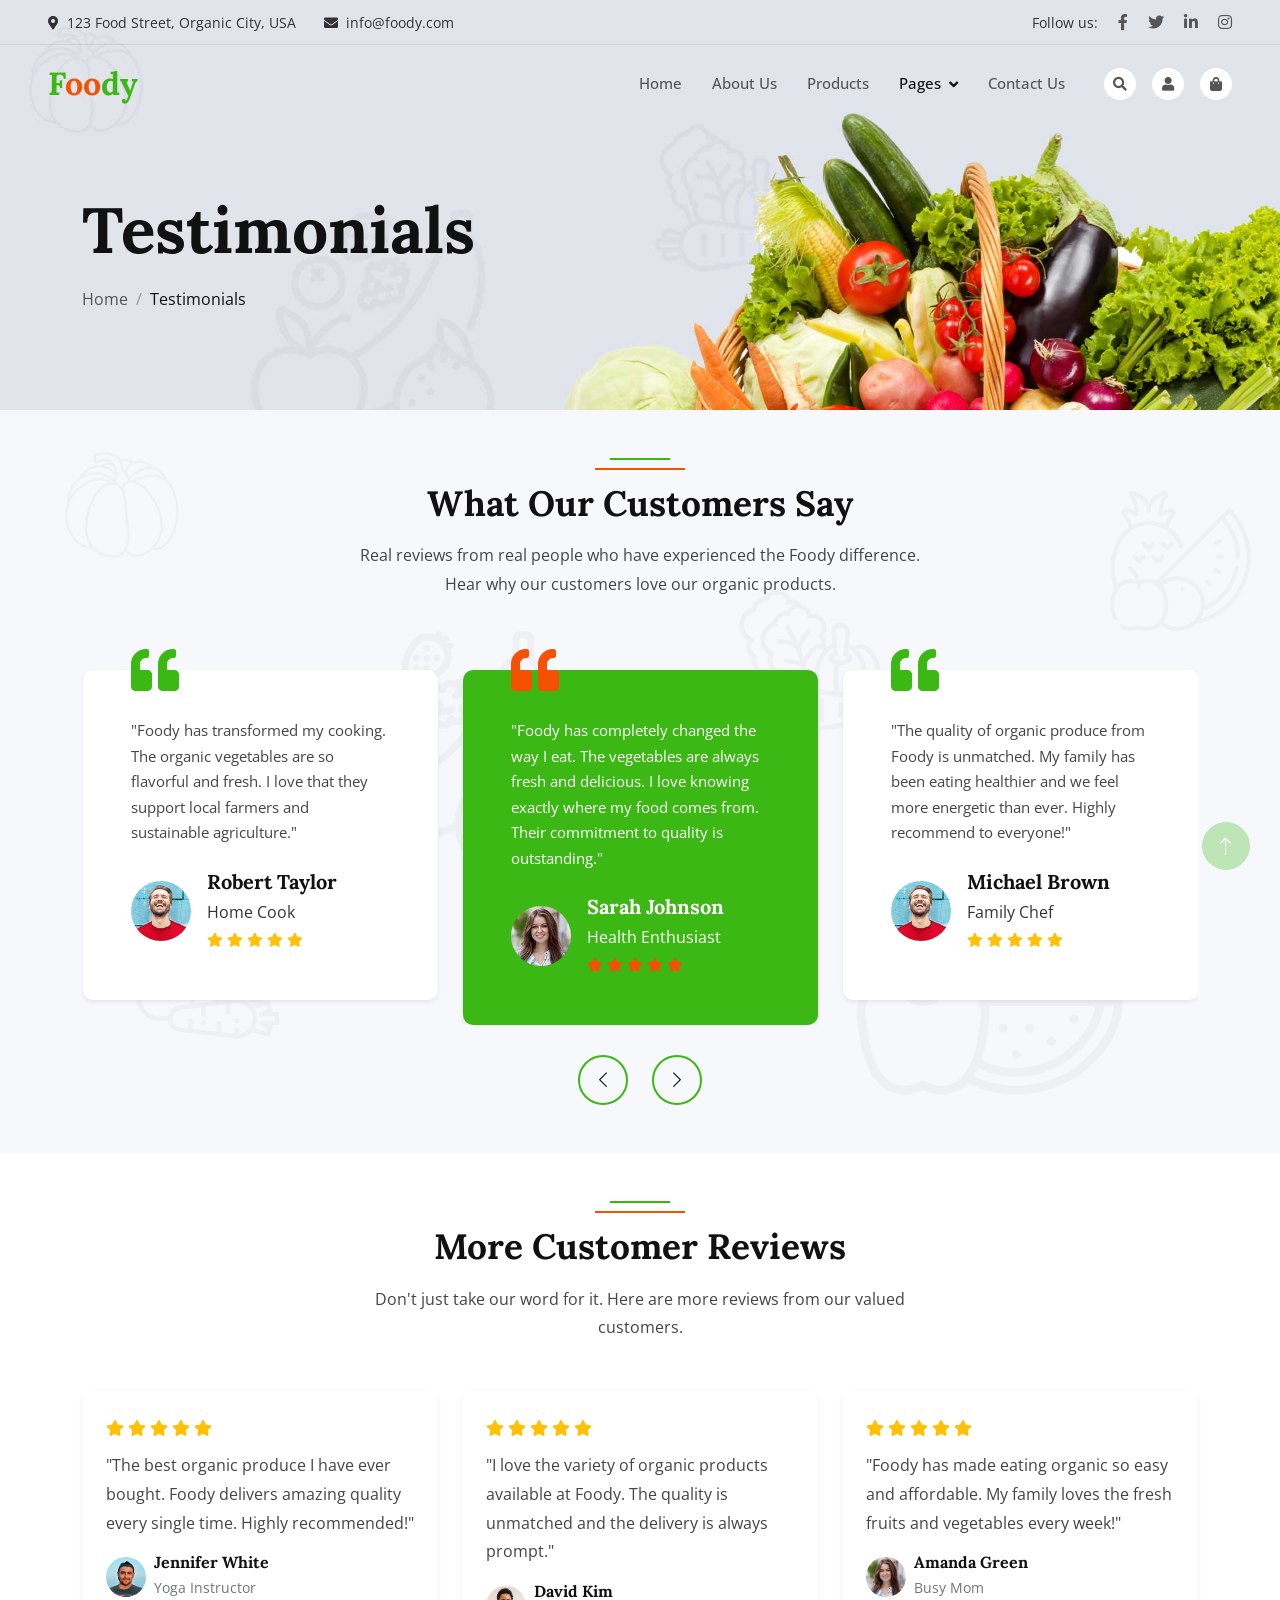
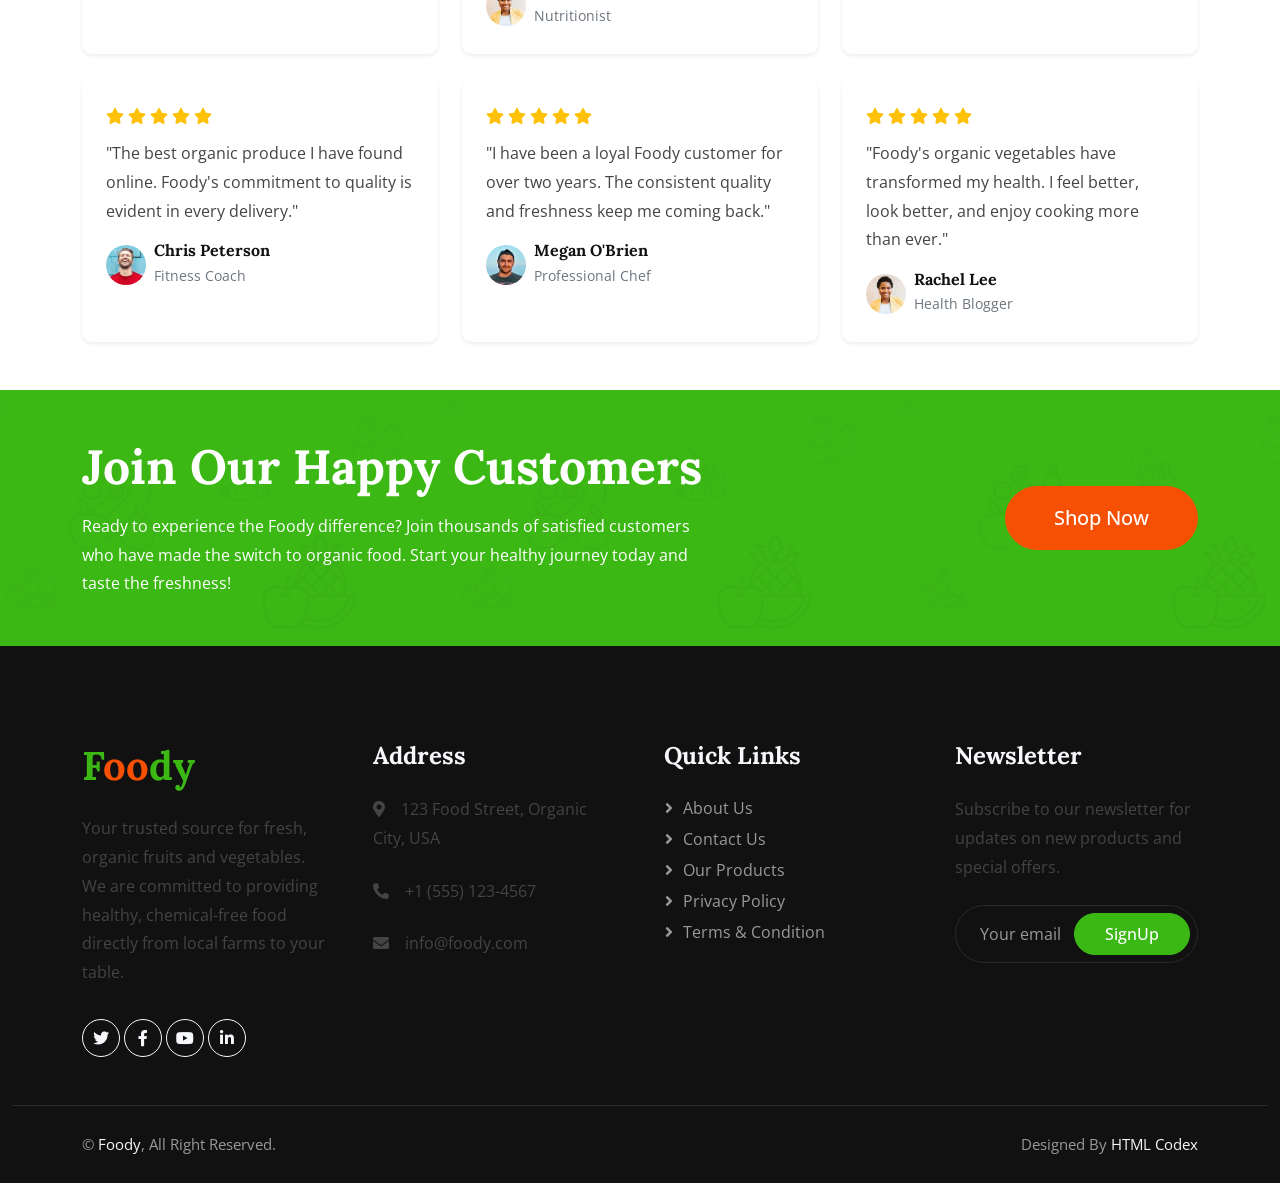
<file: testimonial.html>
<!DOCTYPE html>
<html lang="en">

<head>
    <meta charset="utf-8">
    <title>Testimonials - Foody | What Our Customers Say</title>
    <meta content="width=device-width, initial-scale=1.0" name="viewport">
    <meta content="customer reviews, testimonials, organic food reviews, Foody reviews, customer feedback" name="keywords">
    <meta content="Read what our customers say about Foody's organic products. Real reviews from real people who love fresh, healthy, chemical-free food." name="description">

    <!-- Favicon -->
    <link href="img/favicon.ico" rel="icon">

    <!-- Google Web Fonts -->
    <link rel="preconnect" href="https://fonts.googleapis.com">
    <link rel="preconnect" href="https://fonts.gstatic.com" crossorigin>
    <link href="https://fonts.googleapis.com/css2?family=Open+Sans:wght@400;500&family=Lora:wght@600;700&display=swap" rel="stylesheet">

    <!-- Icon Font Stylesheet -->
    <link href="https://cdnjs.cloudflare.com/ajax/libs/font-awesome/5.10.0/css/all.min.css" rel="stylesheet">
    <link href="https://cdn.jsdelivr.net/npm/bootstrap-icons@1.4.1/font/bootstrap-icons.css" rel="stylesheet">

    <!-- Libraries Stylesheet -->
    <link href="lib/animate/animate.min.css" rel="stylesheet">
    <link href="lib/owlcarousel/assets/owl.carousel.min.css" rel="stylesheet">

    <!-- Customized Bootstrap Stylesheet -->
    <link href="css/bootstrap.min.css" rel="stylesheet">

    <!-- Template Stylesheet -->
    <link href="css/style.css" rel="stylesheet">
</head>

<body>
    <!-- Spinner Start -->
    <div id="spinner" class="show bg-white position-fixed translate-middle w-100 vh-100 top-50 start-50 d-flex align-items-center justify-content-center">
        <div class="spinner-border text-primary" role="status"></div>
    </div>
    <!-- Spinner End -->


    <!-- Navbar Start -->
    <div class="container-fluid fixed-top px-0 wow fadeIn" data-wow-delay="0.1s">
        <div class="top-bar row gx-0 align-items-center d-none d-lg-flex">
            <div class="col-lg-6 px-5 text-start">
                <small><i class="fa fa-map-marker-alt me-2"></i>123 Food Street, Organic City, USA</small>
                <small class="ms-4"><i class="fa fa-envelope me-2"></i>info@foody.com</small>
            </div>
            <div class="col-lg-6 px-5 text-end">
                <small>Follow us:</small>
                <a class="text-body ms-3" href="#"><i class="fab fa-facebook-f"></i></a>
                <a class="text-body ms-3" href="#"><i class="fab fa-twitter"></i></a>
                <a class="text-body ms-3" href="#"><i class="fab fa-linkedin-in"></i></a>
                <a class="text-body ms-3" href="#"><i class="fab fa-instagram"></i></a>
            </div>
        </div>

        <nav class="navbar navbar-expand-lg navbar-light py-lg-0 px-lg-5 wow fadeIn" data-wow-delay="0.1s">
            <a href="index.html" class="navbar-brand ms-4 ms-lg-0">
                <h1 class="fw-bold text-primary m-0">F<span class="text-secondary">oo</span>dy</h1>
            </a>
            <button type="button" class="navbar-toggler me-4" data-bs-toggle="collapse" data-bs-target="#navbarCollapse">
                <span class="navbar-toggler-icon"></span>
            </button>
            <div class="collapse navbar-collapse" id="navbarCollapse">
                <div class="navbar-nav ms-auto p-4 p-lg-0">
                    <a href="index.html" class="nav-item nav-link">Home</a>
                    <a href="about.html" class="nav-item nav-link">About Us</a>
                    <a href="product.html" class="nav-item nav-link">Products</a>
                    <div class="nav-item dropdown">
                        <a href="#" class="nav-link dropdown-toggle active" data-bs-toggle="dropdown">Pages</a>
                        <div class="dropdown-menu m-0">
                            <a href="blog.html" class="dropdown-item">Blog Grid</a>
                            <a href="feature.html" class="dropdown-item">Our Features</a>
                            <a href="testimonial.html" class="dropdown-item active">Testimonial</a>
                            <a href="privacy-policy.html" class="dropdown-item">Privacy Policy</a>
                        </div>
                    </div>
                    <a href="contact.html" class="nav-item nav-link">Contact Us</a>
                </div>
                <div class="d-none d-lg-flex ms-2">
                    <a class="btn-sm-square bg-white rounded-circle ms-3" href="#">
                        <small class="fa fa-search text-body"></small>
                    </a>
                    <a class="btn-sm-square bg-white rounded-circle ms-3" href="#">
                        <small class="fa fa-user text-body"></small>
                    </a>
                    <a class="btn-sm-square bg-white rounded-circle ms-3" href="#">
                        <small class="fa fa-shopping-bag text-body"></small>
                    </a>
                </div>
            </div>
        </nav>
    </div>
    <!-- Navbar End -->


    <!-- Page Header Start -->
    <div class="container-fluid page-header wow fadeIn" data-wow-delay="0.1s">
        <div class="container">
            <h1 class="display-3 mb-3 animated slideInDown">Testimonials</h1>
            <nav aria-label="breadcrumb animated slideInDown">
                <ol class="breadcrumb mb-0">
                    <li class="breadcrumb-item"><a class="text-body" href="index.html">Home</a></li>
                    <li class="breadcrumb-item text-dark active" aria-current="page">Testimonials</li>
                </ol>
            </nav>
        </div>
    </div>
    <!-- Page Header End -->


    <!-- Testimonial Start - SECTION 1 -->
    <div class="container-fluid bg-light bg-icon py-5">
        <div class="container">
            <div class="section-header text-center mx-auto mb-5 wow fadeInUp" data-wow-delay="0.1s" style="max-width: 600px;">
                <h1 class="display-5 mb-3">What Our Customers Say</h1>
                <p>Real reviews from real people who have experienced the Foody difference. Hear why our customers love our organic products.</p>
            </div>
            
            <div class="owl-carousel testimonial-carousel wow fadeInUp" data-wow-delay="0.1s">
                <!-- Testimonial 1 -->
                <div class="testimonial-item position-relative bg-white p-5 mt-4 rounded shadow-sm">
                    <i class="fa fa-quote-left fa-3x text-primary position-absolute top-0 start-0 mt-n4 ms-5"></i>
                    <p class="mb-4">"Foody has completely changed the way I eat. The vegetables are always fresh and delicious. I love knowing exactly where my food comes from. Their commitment to quality is outstanding."</p>
                    <div class="d-flex align-items-center">
                        <img class="flex-shrink-0 rounded-circle" src="img/testimonial-1.jpg" alt="Sarah Johnson">
                        <div class="ms-3">
                            <h5 class="mb-1">Sarah Johnson</h5>
                            <span>Health Enthusiast</span>
                            <div class="text-warning small">
                                <i class="fas fa-star"></i>
                                <i class="fas fa-star"></i>
                                <i class="fas fa-star"></i>
                                <i class="fas fa-star"></i>
                                <i class="fas fa-star"></i>
                            </div>
                        </div>
                    </div>
                </div>

                <!-- Testimonial 2 -->
                <div class="testimonial-item position-relative bg-white p-5 mt-4 rounded shadow-sm">
                    <i class="fa fa-quote-left fa-3x text-primary position-absolute top-0 start-0 mt-n4 ms-5"></i>
                    <p class="mb-4">"The quality of organic produce from Foody is unmatched. My family has been eating healthier and we feel more energetic than ever. Highly recommend to everyone!"</p>
                    <div class="d-flex align-items-center">
                        <img class="flex-shrink-0 rounded-circle" src="img/testimonial-2.jpg" alt="Michael Brown">
                        <div class="ms-3">
                            <h5 class="mb-1">Michael Brown</h5>
                            <span>Family Chef</span>
                            <div class="text-warning small">
                                <i class="fas fa-star"></i>
                                <i class="fas fa-star"></i>
                                <i class="fas fa-star"></i>
                                <i class="fas fa-star"></i>
                                <i class="fas fa-star"></i>
                            </div>
                        </div>
                    </div>
                </div>

                <!-- Testimonial 3 -->
                <div class="testimonial-item position-relative bg-white p-5 mt-4 rounded shadow-sm">
                    <i class="fa fa-quote-left fa-3x text-primary position-absolute top-0 start-0 mt-n4 ms-5"></i>
                    <p class="mb-4">"I appreciate Foody's commitment to sustainability and supporting local farmers. The delivery is always on time and the products are top quality. A true gem!"</p>
                    <div class="d-flex align-items-center">
                        <img class="flex-shrink-0 rounded-circle" src="img/testimonial-3.jpg" alt="Emily Davis">
                        <div class="ms-3">
                            <h5 class="mb-1">Emily Davis</h5>
                            <span>Organic Food Advocate</span>
                            <div class="text-warning small">
                                <i class="fas fa-star"></i>
                                <i class="fas fa-star"></i>
                                <i class="fas fa-star"></i>
                                <i class="fas fa-star"></i>
                                <i class="fas fa-star"></i>
                            </div>
                        </div>
                    </div>
                </div>

                <!-- Testimonial 4 -->
                <div class="testimonial-item position-relative bg-white p-5 mt-4 rounded shadow-sm">
                    <i class="fa fa-quote-left fa-3x text-primary position-absolute top-0 start-0 mt-n4 ms-5"></i>
                    <p class="mb-4">"Foody makes eating organic so easy and affordable. The variety of products available is impressive and everything tastes amazing. I will never go back to regular produce."</p>
                    <div class="d-flex align-items-center">
                        <img class="flex-shrink-0 rounded-circle" src="img/testimonial-4.jpg" alt="James Wilson">
                        <div class="ms-3">
                            <h5 class="mb-1">James Wilson</h5>
                            <span>Regular Customer</span>
                            <div class="text-warning small">
                                <i class="fas fa-star"></i>
                                <i class="fas fa-star"></i>
                                <i class="fas fa-star"></i>
                                <i class="fas fa-star"></i>
                                <i class="fas fa-star"></i>
                            </div>
                        </div>
                    </div>
                </div>

                <!-- Testimonial 5 -->
                <div class="testimonial-item position-relative bg-white p-5 mt-4 rounded shadow-sm">
                    <i class="fa fa-quote-left fa-3x text-primary position-absolute top-0 start-0 mt-n4 ms-5"></i>
                    <p class="mb-4">"I have been buying from Foody for over a year now and I am never disappointed. The freshness of their products is incredible. Truly the best organic food supplier."</p>
                    <div class="d-flex align-items-center">
                        <img class="flex-shrink-0 rounded-circle" src="img/testimonial-1.jpg" alt="Linda Martinez">
                        <div class="ms-3">
                            <h5 class="mb-1">Linda Martinez</h5>
                            <span>Loyal Customer</span>
                            <div class="text-warning small">
                                <i class="fas fa-star"></i>
                                <i class="fas fa-star"></i>
                                <i class="fas fa-star"></i>
                                <i class="fas fa-star"></i>
                                <i class="fas fa-star"></i>
                            </div>
                        </div>
                    </div>
                </div>

                <!-- Testimonial 6 -->
                <div class="testimonial-item position-relative bg-white p-5 mt-4 rounded shadow-sm">
                    <i class="fa fa-quote-left fa-3x text-primary position-absolute top-0 start-0 mt-n4 ms-5"></i>
                    <p class="mb-4">"Foody has transformed my cooking. The organic vegetables are so flavorful and fresh. I love that they support local farmers and sustainable agriculture."</p>
                    <div class="d-flex align-items-center">
                        <img class="flex-shrink-0 rounded-circle" src="img/testimonial-2.jpg" alt="Robert Taylor">
                        <div class="ms-3">
                            <h5 class="mb-1">Robert Taylor</h5>
                            <span>Home Cook</span>
                            <div class="text-warning small">
                                <i class="fas fa-star"></i>
                                <i class="fas fa-star"></i>
                                <i class="fas fa-star"></i>
                                <i class="fas fa-star"></i>
                                <i class="fas fa-star"></i>
                            </div>
                        </div>
                    </div>
                </div>
            </div>
        </div>
    </div>
    <!-- Testimonial End -->


    <!-- More Reviews Start - SECTION 2 -->
    <div class="container-xxl py-5">
        <div class="container">
            <div class="section-header text-center mx-auto mb-5 wow fadeInUp" data-wow-delay="0.1s" style="max-width: 600px;">
                <h1 class="display-5 mb-3">More Customer Reviews</h1>
                <p>Don't just take our word for it. Here are more reviews from our valued customers.</p>
            </div>
            <div class="row g-4">
                <div class="col-md-6 col-lg-4 wow fadeInUp" data-wow-delay="0.1s">
                    <div class="bg-white p-4 rounded shadow-sm h-100">
                        <div class="text-warning mb-2">
                            <i class="fas fa-star"></i>
                            <i class="fas fa-star"></i>
                            <i class="fas fa-star"></i>
                            <i class="fas fa-star"></i>
                            <i class="fas fa-star"></i>
                        </div>
                        <p class="mb-3">"The best organic produce I have ever bought. Foody delivers amazing quality every single time. Highly recommended!"</p>
                        <div class="d-flex align-items-center">
                            <img class="rounded-circle me-2" src="img/testimonial-3.jpg" alt="Jennifer White" style="width: 40px; height: 40px; object-fit: cover;">
                            <div>
                                <h6 class="mb-0">Jennifer White</h6>
                                <small class="text-muted">Yoga Instructor</small>
                            </div>
                        </div>
                    </div>
                </div>
                <div class="col-md-6 col-lg-4 wow fadeInUp" data-wow-delay="0.2s">
                    <div class="bg-white p-4 rounded shadow-sm h-100">
                        <div class="text-warning mb-2">
                            <i class="fas fa-star"></i>
                            <i class="fas fa-star"></i>
                            <i class="fas fa-star"></i>
                            <i class="fas fa-star"></i>
                            <i class="fas fa-star"></i>
                        </div>
                        <p class="mb-3">"I love the variety of organic products available at Foody. The quality is unmatched and the delivery is always prompt."</p>
                        <div class="d-flex align-items-center">
                            <img class="rounded-circle me-2" src="img/testimonial-4.jpg" alt="David Kim" style="width: 40px; height: 40px; object-fit: cover;">
                            <div>
                                <h6 class="mb-0">David Kim</h6>
                                <small class="text-muted">Nutritionist</small>
                            </div>
                        </div>
                    </div>
                </div>
                <div class="col-md-6 col-lg-4 wow fadeInUp" data-wow-delay="0.3s">
                    <div class="bg-white p-4 rounded shadow-sm h-100">
                        <div class="text-warning mb-2">
                            <i class="fas fa-star"></i>
                            <i class="fas fa-star"></i>
                            <i class="fas fa-star"></i>
                            <i class="fas fa-star"></i>
                            <i class="fas fa-star"></i>
                        </div>
                        <p class="mb-3">"Foody has made eating organic so easy and affordable. My family loves the fresh fruits and vegetables every week!"</p>
                        <div class="d-flex align-items-center">
                            <img class="rounded-circle me-2" src="img/testimonial-1.jpg" alt="Amanda Green" style="width: 40px; height: 40px; object-fit: cover;">
                            <div>
                                <h6 class="mb-0">Amanda Green</h6>
                                <small class="text-muted">Busy Mom</small>
                            </div>
                        </div>
                    </div>
                </div>
                <div class="col-md-6 col-lg-4 wow fadeInUp" data-wow-delay="0.4s">
                    <div class="bg-white p-4 rounded shadow-sm h-100">
                        <div class="text-warning mb-2">
                            <i class="fas fa-star"></i>
                            <i class="fas fa-star"></i>
                            <i class="fas fa-star"></i>
                            <i class="fas fa-star"></i>
                            <i class="fas fa-star"></i>
                        </div>
                        <p class="mb-3">"The best organic produce I have found online. Foody's commitment to quality is evident in every delivery."</p>
                        <div class="d-flex align-items-center">
                            <img class="rounded-circle me-2" src="img/testimonial-2.jpg" alt="Chris Peterson" style="width: 40px; height: 40px; object-fit: cover;">
                            <div>
                                <h6 class="mb-0">Chris Peterson</h6>
                                <small class="text-muted">Fitness Coach</small>
                            </div>
                        </div>
                    </div>
                </div>
                <div class="col-md-6 col-lg-4 wow fadeInUp" data-wow-delay="0.5s">
                    <div class="bg-white p-4 rounded shadow-sm h-100">
                        <div class="text-warning mb-2">
                            <i class="fas fa-star"></i>
                            <i class="fas fa-star"></i>
                            <i class="fas fa-star"></i>
                            <i class="fas fa-star"></i>
                            <i class="fas fa-star"></i>
                        </div>
                        <p class="mb-3">"I have been a loyal Foody customer for over two years. The consistent quality and freshness keep me coming back."</p>
                        <div class="d-flex align-items-center">
                            <img class="rounded-circle me-2" src="img/testimonial-3.jpg" alt="Megan O'Brien" style="width: 40px; height: 40px; object-fit: cover;">
                            <div>
                                <h6 class="mb-0">Megan O'Brien</h6>
                                <small class="text-muted">Professional Chef</small>
                            </div>
                        </div>
                    </div>
                </div>
                <div class="col-md-6 col-lg-4 wow fadeInUp" data-wow-delay="0.6s">
                    <div class="bg-white p-4 rounded shadow-sm h-100">
                        <div class="text-warning mb-2">
                            <i class="fas fa-star"></i>
                            <i class="fas fa-star"></i>
                            <i class="fas fa-star"></i>
                            <i class="fas fa-star"></i>
                            <i class="fas fa-star"></i>
                        </div>
                        <p class="mb-3">"Foody's organic vegetables have transformed my health. I feel better, look better, and enjoy cooking more than ever."</p>
                        <div class="d-flex align-items-center">
                            <img class="rounded-circle me-2" src="img/testimonial-4.jpg" alt="Rachel Lee" style="width: 40px; height: 40px; object-fit: cover;">
                            <div>
                                <h6 class="mb-0">Rachel Lee</h6>
                                <small class="text-muted">Health Blogger</small>
                            </div>
                        </div>
                    </div>
                </div>
            </div>
        </div>
    </div>
    <!-- More Reviews End -->


    <!-- Call to Action Start - SECTION 3 -->
    <div class="container-fluid bg-primary bg-icon py-5">
        <div class="container">
            <div class="row g-5 align-items-center">
                <div class="col-md-7 wow fadeIn" data-wow-delay="0.1s">
                    <h1 class="display-5 text-white mb-3">Join Our Happy Customers</h1>
                    <p class="text-white mb-0">Ready to experience the Foody difference? Join thousands of satisfied customers who have made the switch to organic food. Start your healthy journey today and taste the freshness!</p>
                </div>
                <div class="col-md-5 text-md-end wow fadeIn" data-wow-delay="0.5s">
                    <a class="btn btn-lg btn-secondary rounded-pill py-3 px-5" href="product.html">Shop Now</a>
                </div>
            </div>
        </div>
    </div>
    <!-- Call to Action End -->


    <!-- Footer Start -->
    <div class="container-fluid bg-dark footer pt-5 wow fadeIn" data-wow-delay="0.1s">
        <div class="container py-5">
            <div class="row g-5">
                <div class="col-lg-3 col-md-6">
                    <h1 class="fw-bold text-primary mb-4">F<span class="text-secondary">oo</span>dy</h1>
                    <p>Your trusted source for fresh, organic fruits and vegetables. We are committed to providing healthy, chemical-free food directly from local farms to your table.</p>
                    <div class="d-flex pt-2">
                        <a class="btn btn-square btn-outline-light rounded-circle me-1" href="#"><i class="fab fa-twitter"></i></a>
                        <a class="btn btn-square btn-outline-light rounded-circle me-1" href="#"><i class="fab fa-facebook-f"></i></a>
                        <a class="btn btn-square btn-outline-light rounded-circle me-1" href="#"><i class="fab fa-youtube"></i></a>
                        <a class="btn btn-square btn-outline-light rounded-circle me-0" href="#"><i class="fab fa-linkedin-in"></i></a>
                    </div>
                </div>
                <div class="col-lg-3 col-md-6">
                    <h4 class="text-light mb-4">Address</h4>
                    <p><i class="fa fa-map-marker-alt me-3"></i>123 Food Street, Organic City, USA</p>
                    <p><i class="fa fa-phone-alt me-3"></i>+1 (555) 123-4567</p>
                    <p><i class="fa fa-envelope me-3"></i>info@foody.com</p>
                </div>
                <div class="col-lg-3 col-md-6">
                    <h4 class="text-light mb-4">Quick Links</h4>
                    <a class="btn btn-link" href="about.html">About Us</a>
                    <a class="btn btn-link" href="contact.html">Contact Us</a>
                    <a class="btn btn-link" href="product.html">Our Products</a>
                    <a class="btn btn-link" href="privacy-policy.html">Privacy Policy</a>
                    <a class="btn btn-link" href="terms.html">Terms & Condition</a>
                </div>
                <div class="col-lg-3 col-md-6">
                    <h4 class="text-light mb-4">Newsletter</h4>
                    <p>Subscribe to our newsletter for updates on new products and special offers.</p>
                    <div class="position-relative mx-auto" style="max-width: 400px;">
                        <input class="form-control bg-transparent w-100 py-3 ps-4 pe-5" type="email" placeholder="Your email">
                        <button type="button" class="btn btn-primary py-2 position-absolute top-0 end-0 mt-2 me-2">SignUp</button>
                    </div>
                </div>
            </div>
        </div>
        <div class="container-fluid copyright">
            <div class="container">
                <div class="row">
                    <div class="col-md-6 text-center text-md-start mb-3 mb-md-0">
                        &copy; <a href="index.html">Foody</a>, All Right Reserved.
                    </div>
                    <div class="col-md-6 text-center text-md-end">
                        Designed By <a href="https://htmlcodex.com">HTML Codex</a>
                    </div>
                </div>
            </div>
        </div>
    </div>
    <!-- Footer End -->


    <!-- Back to Top -->
    <a href="#" class="btn btn-lg btn-primary btn-lg-square rounded-circle back-to-top"><i class="bi bi-arrow-up"></i></a>


    <!-- JavaScript Libraries -->
    <script src="https://code.jquery.com/jquery-3.4.1.min.js"></script>
    <script src="https://cdn.jsdelivr.net/npm/bootstrap@5.0.0/dist/js/bootstrap.bundle.min.js"></script>
    <script src="lib/wow/wow.min.js"></script>
    <script src="lib/easing/easing.min.js"></script>
    <script src="lib/waypoints/waypoints.min.js"></script>
    <script src="lib/owlcarousel/owl.carousel.min.js"></script>

    <!-- Template Javascript -->
    <script src="js/main.js"></script>
</body>

</html>
</file>
<file: css/style.css>
/********** Template CSS **********/
:root {
    --primary: #3CB815;
    --secondary: #F65005;
    --light: #F7F8FC;
    --dark: #111111;
}

/* ========================================
   BASE TYPOGRAPHY - AdSense Readability
   ======================================== */
body {
    font-size: 16px;
    line-height: 1.8;
    color: #333333;
    font-family: 'Open Sans', sans-serif;
}

p {
    margin-bottom: 1.5rem;
    font-size: 16px;
    line-height: 1.8;
    color: #444444;
}

h1, h2, h3, h4, h5, h6 {
    color: var(--dark);
    font-weight: 700;
    margin-bottom: 1rem;
    font-family: 'Lora', serif;
}

h1 { font-size: 2.5rem; }
h2 { font-size: 2rem; }
h3 { font-size: 1.75rem; }
h4 { font-size: 1.5rem; }
h5 { font-size: 1.25rem; }
h6 { font-size: 1rem; }

a {
    color: var(--primary);
    text-decoration: none;
    transition: all 0.3s ease;
}

a:hover {
    color: var(--secondary);
    text-decoration: none;
}

img {
    max-width: 100%;
    height: auto;
}

/* ========================================
   UTILITY CLASSES
   ======================================== */
.back-to-top {
    position: fixed;
    display: none;
    right: 30px;
    bottom: 30px;
    z-index: 99;
}

.my-6 {
    margin-top: 6rem;
    margin-bottom: 6rem;
}

.py-6 {
    padding-top: 6rem;
    padding-bottom: 6rem;
}

.bg-icon {
    background: url(../img/bg-icon.png) center center repeat;
    background-size: contain;
}

.shadow-sm {
    box-shadow: 0 0.125rem 0.25rem rgba(0, 0, 0, 0.075);
}

.rounded {
    border-radius: 10px !important;
}

/* ========================================
   SPINNER
   ======================================== */
#spinner {
    opacity: 0;
    visibility: hidden;
    transition: opacity .5s ease-out, visibility 0s linear .5s;
    z-index: 99999;
}

#spinner.show {
    transition: opacity .5s ease-out, visibility 0s linear 0s;
    visibility: visible;
    opacity: 1;
}

/* ========================================
   BUTTONS
   ======================================== */
.btn {
    font-weight: 500;
    transition: .5s;
    border-radius: 50px;
    padding: 12px 30px;
}

.btn.btn-primary,
.btn.btn-secondary,
.btn.btn-outline-primary:hover,
.btn.btn-outline-secondary:hover {
    color: #FFFFFF;
}

.btn-primary {
    background-color: var(--primary);
    border-color: var(--primary);
}

.btn-primary:hover {
    background-color: #2d9e10;
    border-color: #2d9e10;
}

.btn-secondary {
    background-color: var(--secondary);
    border-color: var(--secondary);
}

.btn-secondary:hover {
    background-color: #d94404;
    border-color: #d94404;
}

.btn-outline-primary {
    color: var(--primary);
    border-color: var(--primary);
}

.btn-outline-primary:hover {
    background-color: var(--primary);
    color: #FFFFFF;
}

.btn-square {
    width: 38px;
    height: 38px;
}

.btn-sm-square {
    width: 32px;
    height: 32px;
}

.btn-lg-square {
    width: 48px;
    height: 48px;
}

.btn-square,
.btn-sm-square,
.btn-lg-square {
    padding: 0;
    display: flex;
    align-items: center;
    justify-content: center;
    font-weight: normal;
    border-radius: 50% !important;
}

/* ========================================
   NAVBAR
   ======================================== */
.fixed-top {
    transition: .5s;
}

.top-bar {
    height: 45px;
    border-bottom: 1px solid rgba(0, 0, 0, .07);
}

.navbar .dropdown-toggle::after {
    border: none;
    content: "\f107";
    font-family: "Font Awesome 5 Free";
    font-weight: 900;
    vertical-align: middle;
    margin-left: 8px;
}

.navbar .navbar-nav .nav-link {
    padding: 25px 15px;
    color: #555555;
    font-weight: 500;
    outline: none;
    font-size: 15px;
}

.navbar .navbar-nav .nav-link:hover,
.navbar .navbar-nav .nav-link.active {
    color: var(--dark);
}

.navbar-brand h1 {
    font-size: 2rem;
}

@media (max-width: 991.98px) {
    .navbar .navbar-nav {
        margin-top: 10px;
        border-top: 1px solid rgba(0, 0, 0, .07);
        background: #FFFFFF;
    }

    .navbar .navbar-nav .nav-link {
        padding: 10px 0;
    }
}

@media (min-width: 992px) {
    .navbar .nav-item .dropdown-menu {
        display: block;
        visibility: hidden;
        top: 100%;
        transform: rotateX(-75deg);
        transform-origin: 0% 0%;
        transition: .5s;
        opacity: 0;
    }

    .navbar .nav-item:hover .dropdown-menu {
        transform: rotateX(0deg);
        visibility: visible;
        transition: .5s;
        opacity: 1;
    }
}

/* ========================================
   HEADER / CAROUSEL
   ======================================== */
.carousel-caption {
    top: 0;
    left: 0;
    right: 0;
    bottom: 0;
    display: flex;
    align-items: center;
    justify-content: center;
    text-align: start;
    z-index: 1;
}

.carousel-caption h1 {
    font-size: 3.5rem;
    line-height: 1.2;
    text-shadow: 0 2px 10px rgba(0, 0, 0, 0.3);
}

.carousel-control-prev,
.carousel-control-next {
    width: 15%;
}

.carousel-control-prev-icon,
.carousel-control-next-icon {
    width: 3rem;
    height: 3rem;
    background-color: var(--primary);
    border: 10px solid var(--primary);
    border-radius: 3rem;
}

@media (max-width: 768px) {
    #header-carousel .carousel-item {
        position: relative;
        min-height: 450px;
    }
    
    #header-carousel .carousel-item img {
        position: absolute;
        width: 100%;
        height: 100%;
        object-fit: cover;
    }
    
    .carousel-caption h1 {
        font-size: 1.8rem !important;
    }
}

.page-header {
    padding-top: 12rem;
    padding-bottom: 6rem;
    background: url(../img/carousel-1.jpg) top right no-repeat;
    background-size: cover;
}

.breadcrumb-item+.breadcrumb-item::before {
    color: #999999;
}

/* ========================================
   SECTION HEADER
   ======================================== */
.section-header {
    position: relative;
    padding-top: 25px;
}

.section-header::before {
    position: absolute;
    content: "";
    width: 60px;
    height: 2px;
    top: 0;
    left: 50%;
    transform: translateX(-50%);
    background: var(--primary);
}

.section-header::after {
    position: absolute;
    content: "";
    width: 90px;
    height: 2px;
    top: 10px;
    left: 50%;
    transform: translateX(-50%);
    background: var(--secondary);
}

.section-header.text-start::before,
.section-header.text-start::after {
    left: 0;
    transform: translateX(0);
}

.section-header h1 {
    font-size: 2.2rem;
}

/* ========================================
   ABOUT
   ======================================== */
.about-img img {
    position: relative;
    z-index: 2;
    border-radius: 10px;
}

.about-img::before {
    position: absolute;
    content: "";
    top: 0;
    left: -50%;
    width: 100%;
    height: 100%;
    background-image: -webkit-repeating-radial-gradient(#FFFFFF, #EEEEEE 5px, transparent 5px, transparent 10px);
    background-image: -moz-repeating-radial-gradient(#FFFFFF, #EEEEEE 5px, transparent 5px, transparent 10px);
    background-image: -ms-repeating-radial-gradient(#FFFFFF, #EEEEEE 5px, transparent 5px, transparent 10px);
    background-image: -o-repeating-radial-gradient(#FFFFFF, #EEEEEE 5px, transparent 5px, transparent 10px);
    background-image: repeating-radial-gradient(#FFFFFF, #EEEEEE 5px, transparent 5px, transparent 10px);
    background-size: 20px 20px;
    transform: skew(20deg);
    z-index: 1;
    border-radius: 10px;
}

.about-img {
    position: relative;
}

/* ========================================
   PRODUCT
   ======================================== */
.nav-pills .nav-item .btn {
    color: var(--dark);
}

.nav-pills .nav-item .btn:hover,
.nav-pills .nav-item .btn.active {
    color: #FFFFFF;
}

.product-item {
    box-shadow: 0 0 45px rgba(0, 0, 0, .07);
    border-radius: 10px;
    overflow: hidden;
    transition: all 0.3s ease;
    background: #FFFFFF;
}

.product-item:hover {
    transform: translateY(-5px);
    box-shadow: 0 10px 50px rgba(0, 0, 0, 0.12);
}

.product-item img {
    transition: .5s;
}

.product-item:hover img {
    transform: scale(1.1);
}

.product-item small a:hover {
    color: var(--primary) !important;
}

.product-item .text-center p-4 {
    padding: 1.25rem !important;
}

.product-item .text-muted.small {
    font-size: 13px;
    line-height: 1.6;
    min-height: 40px;
}

/* ========================================
   TESTIMONIAL
   ======================================== */
.testimonial-carousel .owl-item .testimonial-item img {
    width: 60px;
    height: 60px;
    object-fit: cover;
}

.testimonial-carousel .owl-item .testimonial-item,
.testimonial-carousel .owl-item .testimonial-item * {
    transition: .5s;
}

.testimonial-carousel .owl-item.center .testimonial-item {
    background: var(--primary) !important;
}

.testimonial-carousel .owl-item.center .testimonial-item * {
    color: #FFFFFF !important;
}

.testimonial-carousel .owl-item.center .testimonial-item i {
    color: var(--secondary) !important;
}

.testimonial-carousel .owl-nav {
    margin-top: 30px;
    display: flex;
    justify-content: center;
}

.testimonial-carousel .owl-nav .owl-prev,
.testimonial-carousel .owl-nav .owl-next {
    margin: 0 12px;
    width: 50px;
    height: 50px;
    display: flex;
    align-items: center;
    justify-content: center;
    color: var(--dark);
    border: 2px solid var(--primary);
    border-radius: 50px;
    font-size: 18px;
    transition: .5s;
}

.testimonial-carousel .owl-nav .owl-prev:hover,
.testimonial-carousel .owl-nav .owl-next:hover {
    color: #FFFFFF;
    background: var(--primary);
}

.testimonial-item {
    border-radius: 10px !important;
}

.testimonial-item p {
    font-size: 15px;
    line-height: 1.7;
}

/* ========================================
   BLOG
   ======================================== */
.blog-content p {
    font-size: 16px;
    line-height: 1.9;
    color: #444444;
    margin-bottom: 1.5rem;
}

.blog-content h2, 
.blog-content h3 {
    margin-top: 2rem;
    margin-bottom: 1rem;
}

.blog-content ul, 
.blog-content ol {
    margin-bottom: 1.5rem;
    padding-left: 2rem;
}

.blog-content li {
    margin-bottom: 0.5rem;
    line-height: 1.8;
}

.blog-content img {
    max-width: 100%;
    height: auto;
    border-radius: 10px;
    margin: 1.5rem 0;
}

.blog-meta {
    font-size: 14px;
    color: #888888;
    margin-bottom: 1rem;
}

.blog-meta i {
    margin-right: 5px;
    color: var(--primary);
}

.blog-post-card {
    transition: all 0.3s ease;
    border-radius: 10px;
    overflow: hidden;
    background: #FFFFFF;
}

.blog-post-card:hover {
    transform: translateY(-5px);
    box-shadow: 0 10px 40px rgba(0, 0, 0, 0.08);
}

.blog-post-card img {
    transition: all 0.3s ease;
}

.blog-post-card:hover img {
    transform: scale(1.02);
}

.blog-post-card .bg-light {
    background-color: #f8f9fa !important;
}

.blog-post-card .bg-light p {
    font-size: 14px;
    line-height: 1.7;
    color: #666;
}

/* ========================================
   CONTACT FORM
   ======================================== */
.contact-form .form-control {
    padding: 15px 20px;
    border: 1px solid #e5e5e5;
    border-radius: 10px;
    font-size: 16px;
    transition: 0.3s;
    background: #FFFFFF;
}

.contact-form .form-control:focus {
    border-color: var(--primary);
    box-shadow: 0 0 0 3px rgba(60, 184, 21, 0.15);
}

.contact-form .form-control.error {
    border-color: #dc3545;
}

.contact-form .form-control.success {
    border-color: var(--primary);
}

.contact-form textarea {
    min-height: 150px;
    resize: vertical;
}

.contact-form .form-label {
    font-weight: 600;
    color: var(--dark);
    margin-bottom: 0.5rem;
}

.contact-form .error-message {
    color: #dc3545;
    font-size: 14px;
    margin-top: 0.25rem;
}

/* ========================================
   WHY CHOOSE US - NEW SECTION
   ======================================== */
.why-choose-us .icon-box {
    width: 70px;
    height: 70px;
    display: flex;
    align-items: center;
    justify-content: center;
    background: rgba(60, 184, 21, 0.1);
    border-radius: 50%;
    margin: 0 auto 1rem;
}

.why-choose-us .icon-box i {
    font-size: 30px;
    color: var(--primary);
}

/* ========================================
   HEALTH BENEFITS - NEW SECTION
   ======================================== */
.health-benefits .benefit-item {
    padding: 0.5rem 0;
}

.health-benefits .benefit-item i {
    font-size: 18px;
    color: var(--primary);
    margin-right: 12px;
}

/* ========================================
   FOOTER
   ======================================== */
.footer {
    color: #999999;
}

.footer .btn.btn-link {
    display: block;
    margin-bottom: 5px;
    padding: 0;
    text-align: left;
    color: #999999;
    font-weight: normal;
    text-transform: capitalize;
    transition: .3s;
}

.footer .btn.btn-link::before {
    position: relative;
    content: "\f105";
    font-family: "Font Awesome 5 Free";
    font-weight: 900;
    color: #999999;
    margin-right: 10px;
}

.footer .btn.btn-link:hover {
    color: var(--light);
    letter-spacing: 1px;
    box-shadow: none;
}

.footer .copyright {
    padding: 25px 0;
    font-size: 15px;
    border-top: 1px solid rgba(256, 256, 256, .1);
}

.footer .copyright a {
    color: var(--light);
}

.footer .copyright a:hover {
    color: var(--primary);
}

.footer .form-control {
    background: transparent !important;
    border: 1px solid rgba(255, 255, 255, 0.1);
    color: #FFFFFF !important;
    border-radius: 50px;
}

.footer .form-control::placeholder {
    color: #999999;
}

/* ========================================
   MOBILE RESPONSIVE
   ======================================== */

/* Tablets and smaller */
@media (max-width: 991.98px) {
    body {
        font-size: 15px;
    }
    
    h1 { font-size: 2rem; }
    h2 { font-size: 1.75rem; }
    h3 { font-size: 1.5rem; }
    h4 { font-size: 1.3rem; }
    
    .container {
        padding-left: 20px;
        padding-right: 20px;
    }
    
    .section-header {
        padding-top: 15px;
    }
    
    .section-header h1 {
        font-size: 1.8rem;
    }
    
    .carousel-caption h1 {
        font-size: 2.5rem !important;
    }
}

/* Mobile phones */
@media (max-width: 767.98px) {
    body {
        font-size: 14px;
    }
    
    p {
        font-size: 14px;
        line-height: 1.7;
    }
    
    h1 { font-size: 1.75rem; }
    h2 { font-size: 1.5rem; }
    h3 { font-size: 1.25rem; }
    h4 { font-size: 1.1rem; }
    h5 { font-size: 1rem; }
    
    .container {
        padding-left: 15px;
        padding-right: 15px;
    }
    
    .py-5 {
        padding-top: 2.5rem !important;
        padding-bottom: 2.5rem !important;
    }
    
    .py-6 {
        padding-top: 3rem !important;
        padding-bottom: 3rem !important;
    }
    
    .top-bar {
        display: none !important;
    }
    
    .carousel-caption h1 {
        font-size: 1.5rem !important;
        line-height: 1.3;
    }
    
    .carousel-caption .btn {
        font-size: 12px;
        padding: 8px 16px !important;
    }
    
    .product-item .text-center p-4 {
        padding: 1rem !important;
    }
    
    .product-item .text-muted.small {
        font-size: 12px;
        min-height: 30px;
    }
    
    .footer .container {
        padding-left: 15px;
        padding-right: 15px;
    }
    
    .section-header h1 {
        font-size: 1.5rem;
    }
    
    .about-img::before {
        display: none;
    }
    
    .testimonial-item {
        padding: 1.5rem !important;
    }
    
    .testimonial-item p {
        font-size: 14px;
    }
    
    .blog-post-card .bg-light p {
        font-size: 13px;
    }
    
    .btn {
        font-size: 14px;
        padding: 10px 20px !important;
    }
}

/* Small mobile phones */
@media (max-width: 575.98px) {
    h1 { font-size: 1.5rem; }
    h2 { font-size: 1.3rem; }
    h3 { font-size: 1.1rem; }
    h4 { font-size: 1rem; }
    
    .btn {
        font-size: 13px;
        padding: 8px 16px !important;
    }
    
    .carousel-caption .btn {
        font-size: 11px;
        padding: 6px 12px !important;
        margin: 3px !important;
    }
    
    .carousel-caption h1 {
        font-size: 1.2rem !important;
    }
    
    .navbar-brand h1 {
        font-size: 1.5rem;
    }
    
    .footer .copyright {
        font-size: 12px;
        text-align: center;
    }
}

/* ========================================
   PRINT STYLES
   ======================================== */
@media print {
    .navbar,
    .footer,
    .back-to-top,
    .carousel-control-prev,
    .carousel-control-next,
    #spinner {
        display: none !important;
    }
    
    body {
        font-size: 12px;
        color: #000;
    }
    
    a {
        text-decoration: underline !important;
    }
    
    .container {
        max-width: 100% !important;
    }
}

/* ========================================
   READABILITY IMPROVEMENTS
   ======================================== */
.container-xxl {
    padding-left: 20px;
    padding-right: 20px;
}

.content-wrapper {
    max-width: 800px;
    margin: 0 auto;
}

.text-justify {
    text-align: justify;
}

/* Better spacing between sections */
section, 
.section {
    margin-bottom: 1rem;
}

/* Smooth transitions */
* {
    transition: all 0.2s ease;
}

/* Scrollbar styling */
::-webkit-scrollbar {
    width: 8px;
}

::-webkit-scrollbar-track {
    background: #f1f1f1;
    border-radius: 10px;
}

::-webkit-scrollbar-thumb {
    background: var(--primary);
    border-radius: 10px;
}

::-webkit-scrollbar-thumb:hover {
    background: #2d9e10;
}

/* Selection color */
::selection {
    background: var(--primary);
    color: #FFFFFF;
}

::-moz-selection {
    background: var(--primary);
    color: #FFFFFF;
}
</file>
